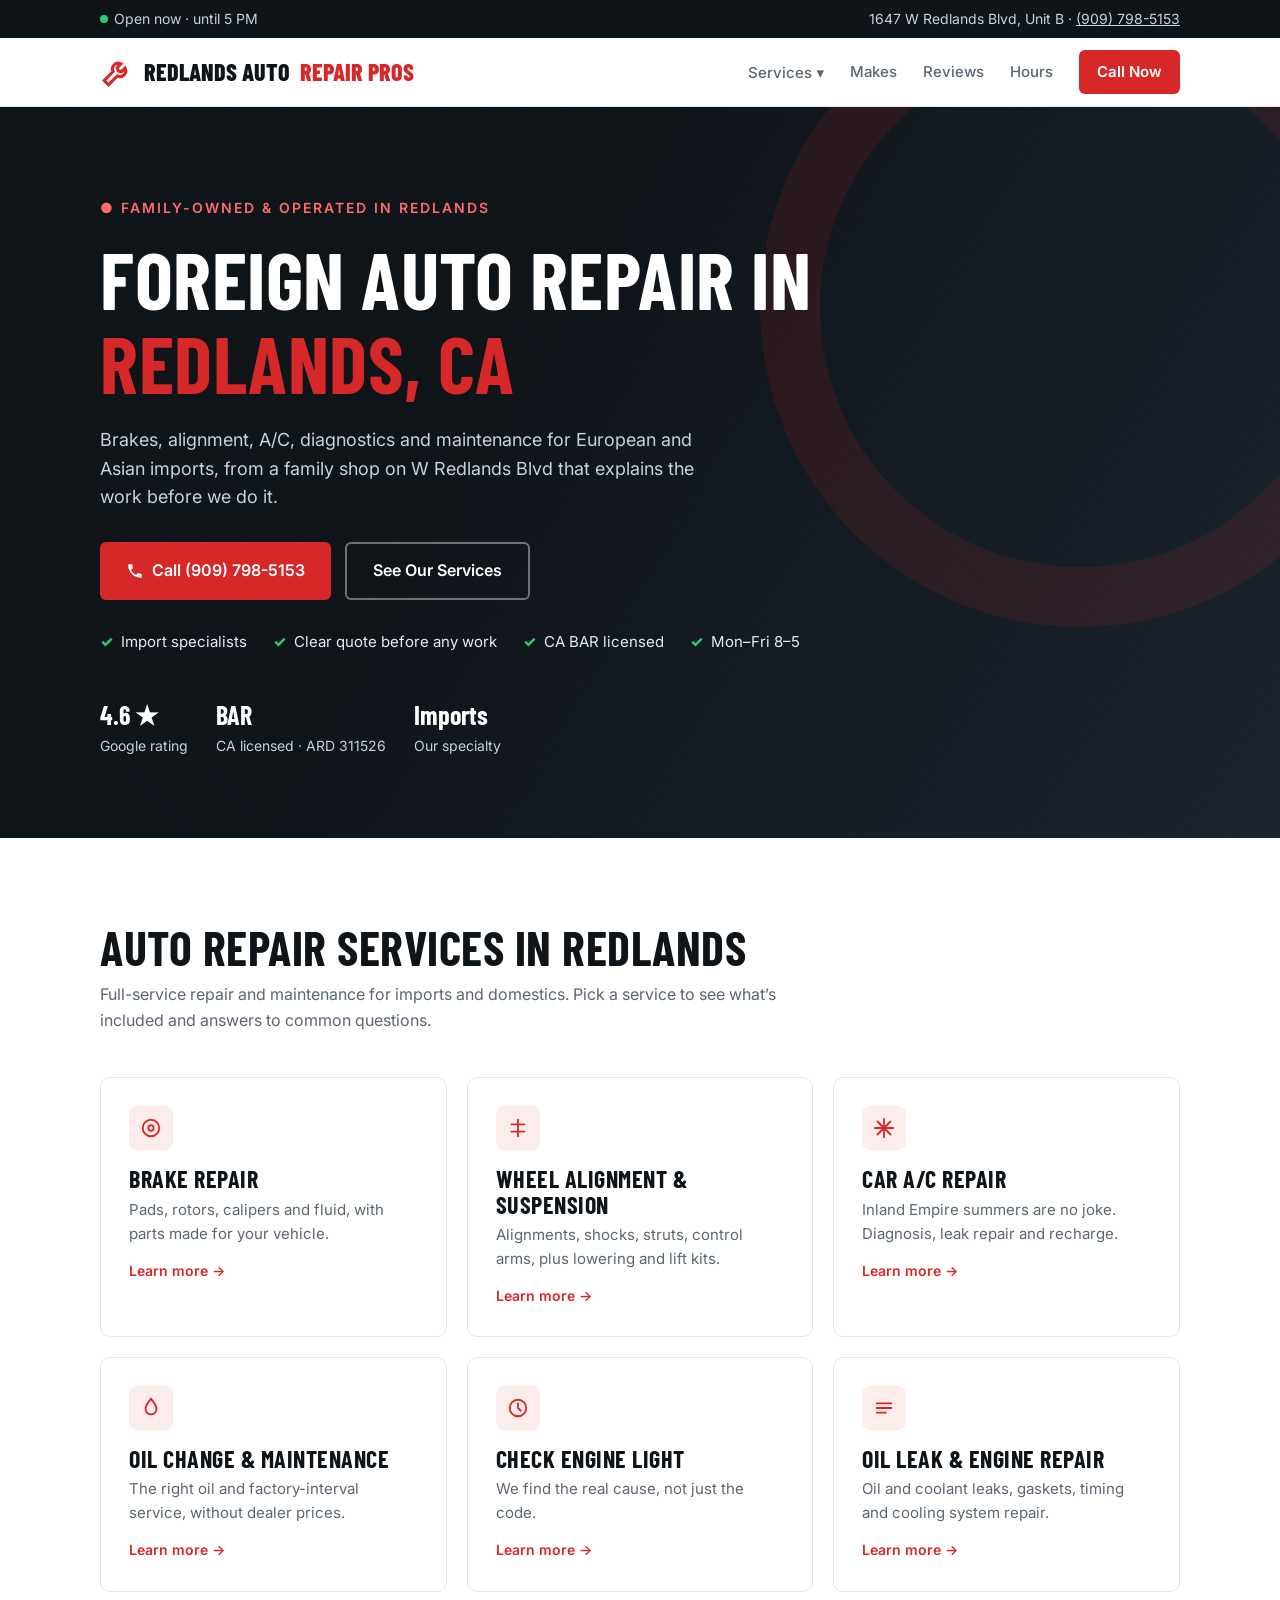
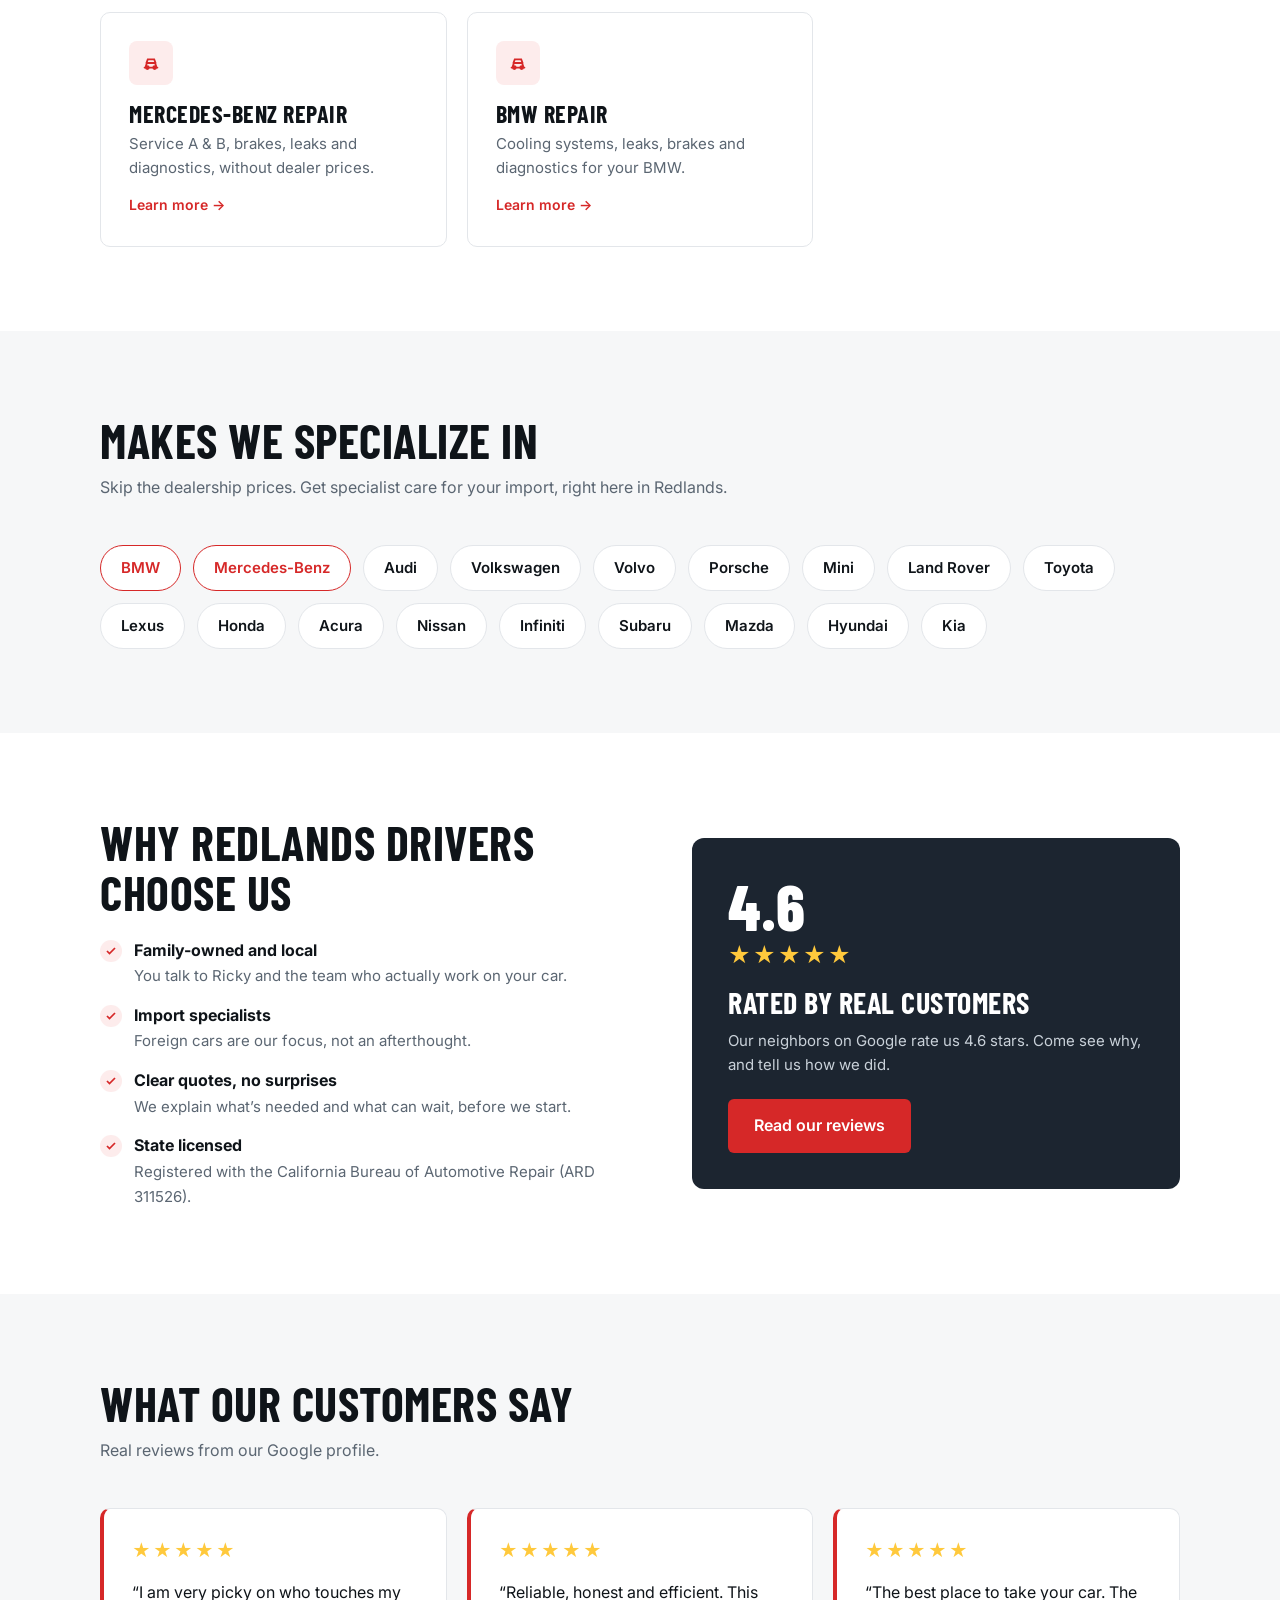
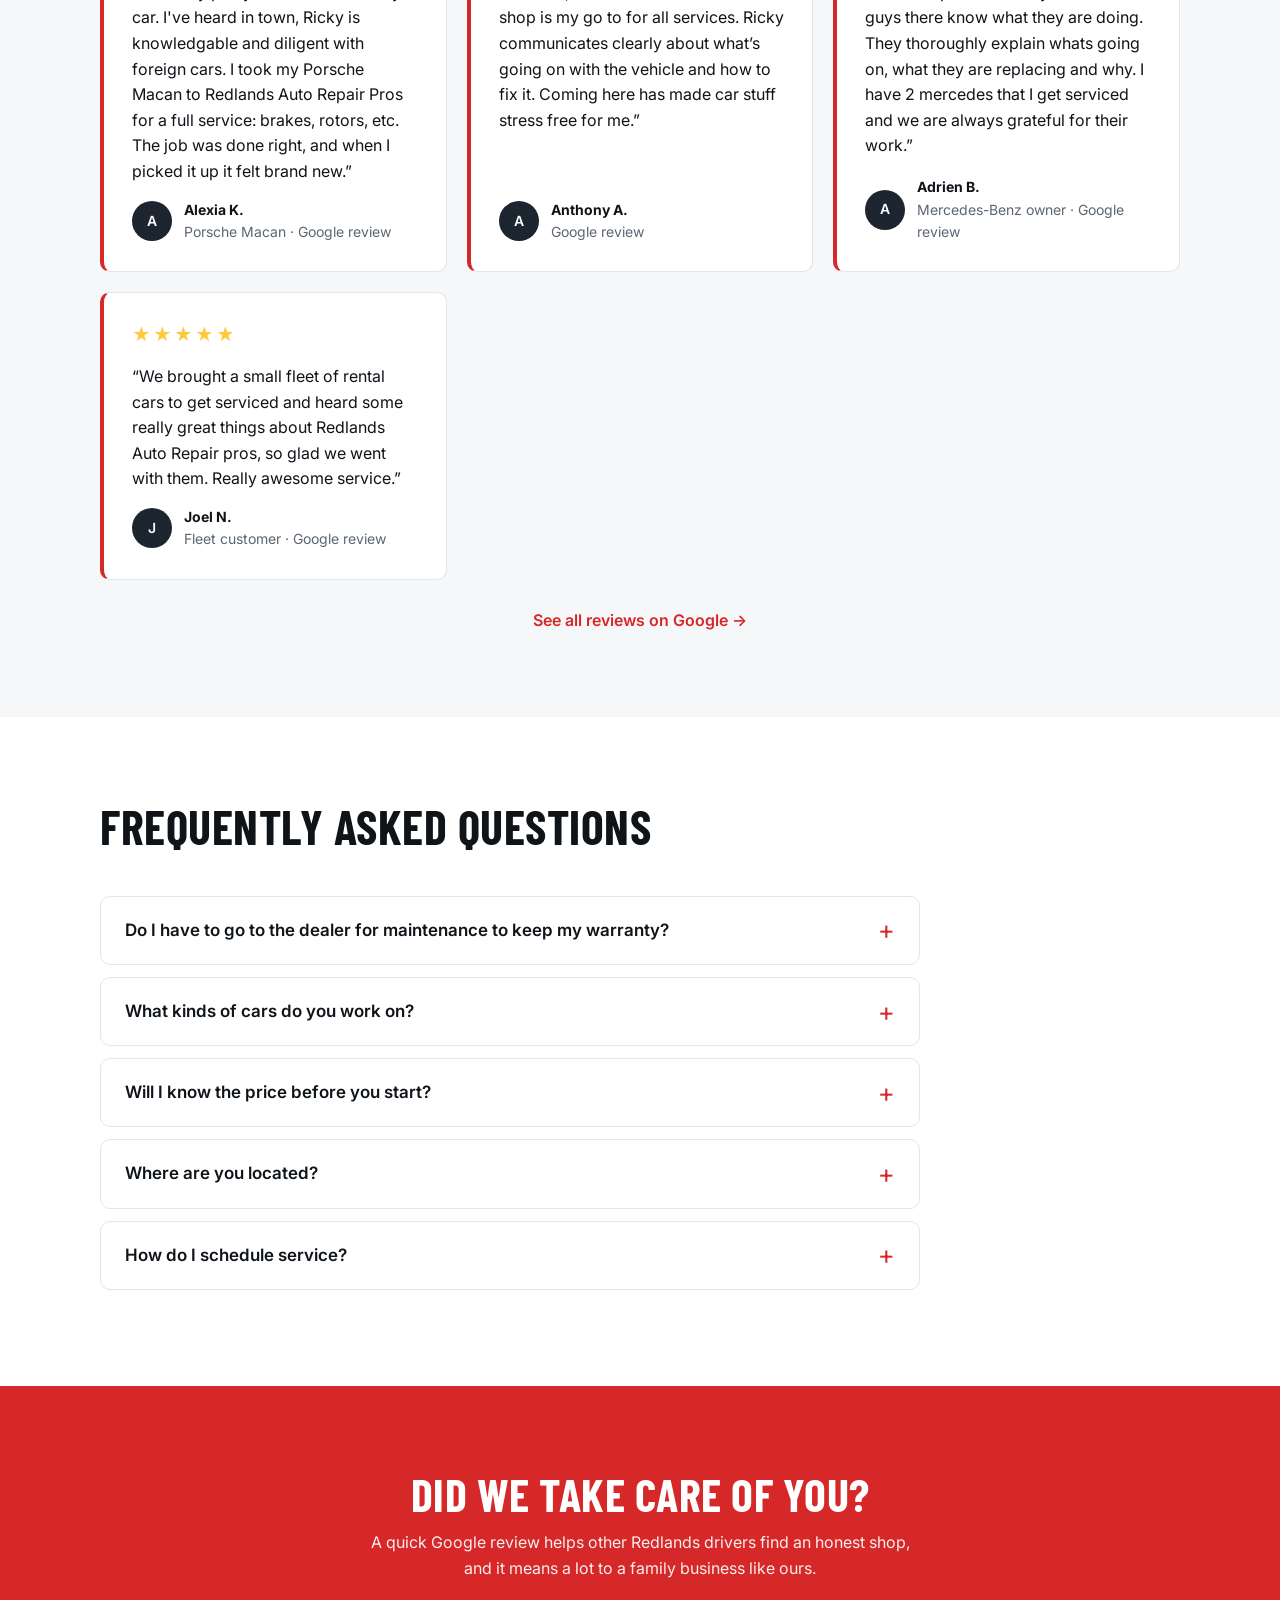
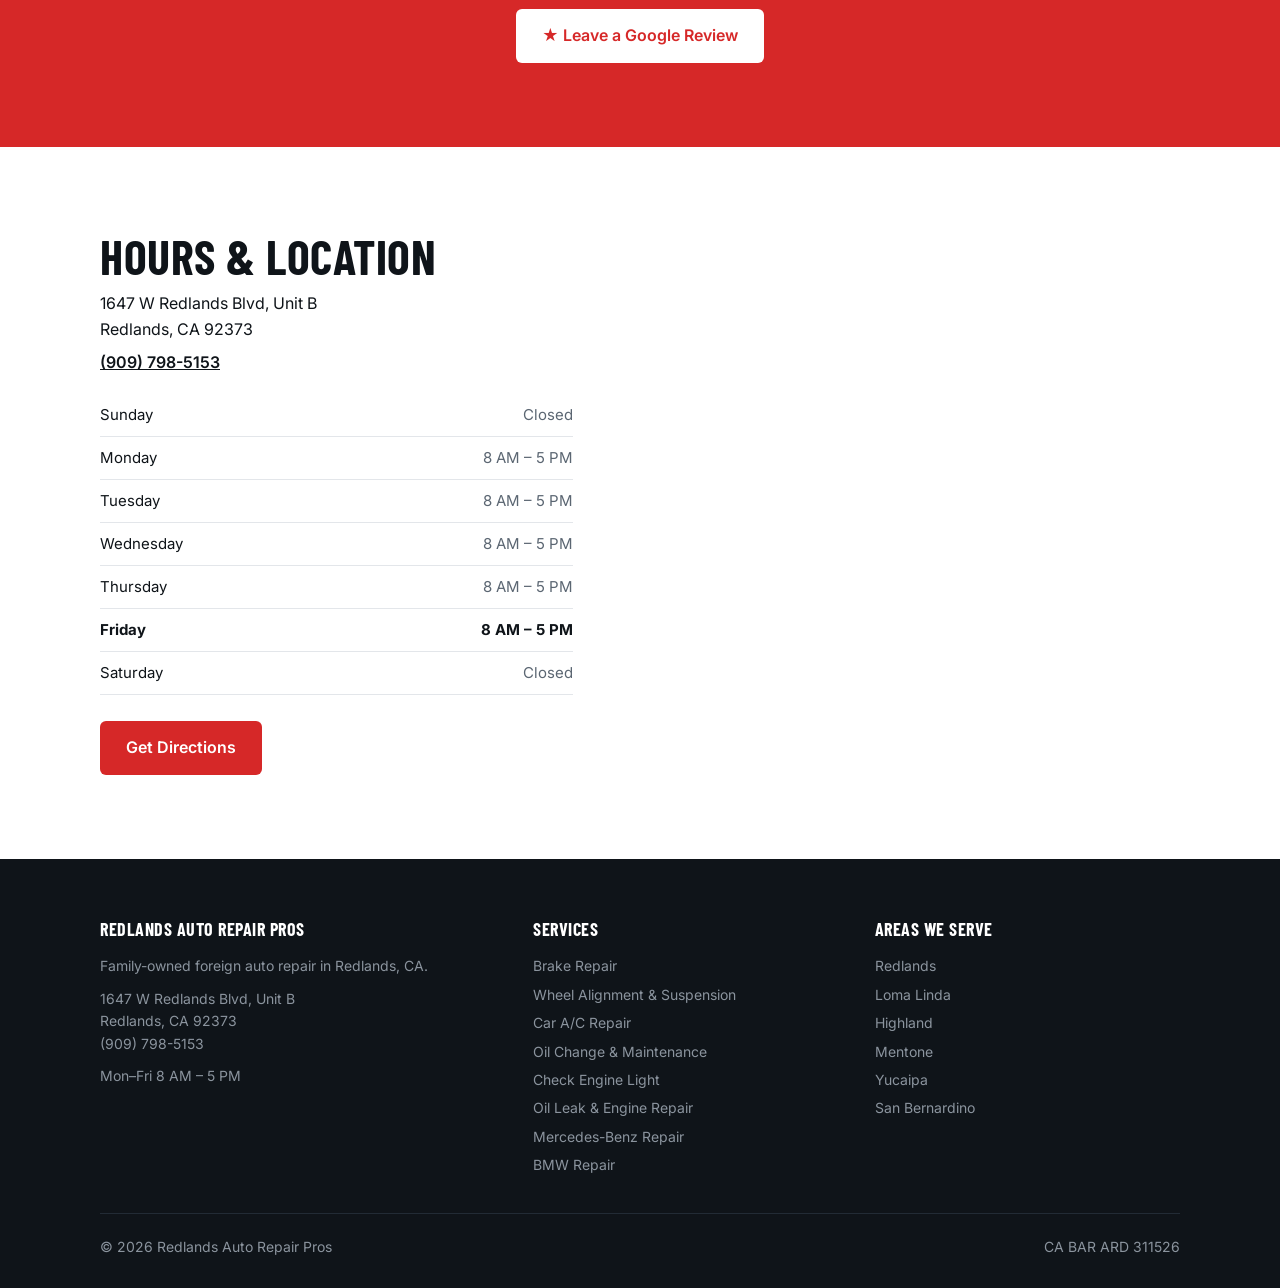
<file: index.html>
<!doctype html>
<html lang="en">
<head>
<meta charset="utf-8">
<meta name="robots" content="noindex, nofollow">
<meta name="viewport" content="width=device-width, initial-scale=1">
<title>Foreign Auto Repair in Redlands, CA | Redlands Auto Repair Pros</title>
<meta name="description" content="Family-owned foreign auto repair in Redlands, CA. Brakes, alignment, A/C, diagnostics and maintenance for European and Asian imports. 1647 W Redlands Blvd. Call (909) 798-5153.">
<link rel="canonical" href="https://www.redlandsautorepairpros.com/">
<meta property="og:title" content="Foreign Auto Repair in Redlands, CA | Redlands Auto Repair Pros">
<meta property="og:description" content="Family-owned foreign auto repair in Redlands, CA. Brakes, alignment, A/C, diagnostics and maintenance for European and Asian imports. 1647 W Redlands Blvd. Call (909) 798-5153.">
<meta property="og:type" content="website">
<link rel="preconnect" href="https://fonts.googleapis.com">
<link href="https://fonts.googleapis.com/css2?family=Barlow+Condensed:wght@600;700;800&family=Inter:wght@400;500;600&display=swap" rel="stylesheet">
<link rel="stylesheet" href="assets/styles.css">
<script type="application/ld+json">
{
 "@context": "https://schema.org",
 "@graph": [
  {
   "@type": "AutoRepair",
   "@id": "https://www.redlandsautorepairpros.com/#business",
   "name": "Redlands Auto Repair Pros",
   "url": "https://www.redlandsautorepairpros.com/",
   "telephone": "+1-909-798-5153",
   "address": {
    "@type": "PostalAddress",
    "streetAddress": "1647 W Redlands Blvd, Unit B",
    "addressLocality": "Redlands",
    "addressRegion": "CA",
    "postalCode": "92373",
    "addressCountry": "US"
   },
   "geo": {
    "@type": "GeoCoordinates",
    "latitude": 34.0622092,
    "longitude": -117.2128934
   },
   "openingHoursSpecification": [
    {
     "@type": "OpeningHoursSpecification",
     "dayOfWeek": [
      "Monday",
      "Tuesday",
      "Wednesday",
      "Thursday",
      "Friday"
     ],
     "opens": "08:00",
     "closes": "17:00"
    }
   ],
   "aggregateRating": {
    "@type": "AggregateRating",
    "ratingValue": "4.6",
    "reviewCount": "21"
   },
   "areaServed": [
    "Redlands",
    "Loma Linda",
    "Highland",
    "Mentone",
    "Yucaipa",
    "San Bernardino"
   ],
   "hasMap": "https://www.google.com/maps/place/?q=place_id:ChIJW6JMYhGr3IARP0nQTgP2sfs"
  },
  {
   "@type": "FAQPage",
   "mainEntity": [
    {
     "@type": "Question",
     "name": "Do I have to go to the dealer for maintenance to keep my warranty?",
     "acceptedAnswer": {
      "@type": "Answer",
      "text": "No. Federal law lets you use an independent shop for maintenance and repairs without voiding your warranty, as long as the work follows the manufacturer’s schedule with the correct parts and fluids. We document every service for your records."
     }
    },
    {
     "@type": "Question",
     "name": "What kinds of cars do you work on?",
     "acceptedAnswer": {
      "@type": "Answer",
      "text": "We specialize in foreign cars, both European and Asian imports, including BMW, Mercedes-Benz, Audi, VW, Porsche, Toyota, Lexus, Honda and more. We work on domestic vehicles too."
     }
    },
    {
     "@type": "Question",
     "name": "Will I know the price before you start?",
     "acceptedAnswer": {
      "@type": "Answer",
      "text": "Yes. We inspect your car, explain what we found, and give you a clear quote. Nothing gets done without your OK."
     }
    },
    {
     "@type": "Question",
     "name": "Where are you located?",
     "acceptedAnswer": {
      "@type": "Answer",
      "text": "1647 W Redlands Blvd, Unit B, in Redlands. We serve Redlands, Loma Linda, Highland, Mentone, Yucaipa and San Bernardino."
     }
    },
    {
     "@type": "Question",
     "name": "How do I schedule service?",
     "acceptedAnswer": {
      "@type": "Answer",
      "text": "Call us at (909) 798-5153, Monday through Friday from 8 AM to 5 PM."
     }
    }
   ]
  }
 ]
}
</script>
</head>
<body>

<div class="topbar"><div class="wrap">
  <span class="status" id="status"><i class="dot"></i><span>Checking hours…</span></span>
  <span>1647 W Redlands Blvd, Unit B · <a href="tel:+19097985153">(909) 798-5153</a></span>
</div></div>

<header class="nav"><div class="wrap">
  <a href="" class="logo"><svg width="34" height="34" viewBox="0 0 24 24" fill="none" stroke="#d62828" stroke-width="2.2" stroke-linecap="round"><path d="M14.7 6.3a4 4 0 0 0-5.4 5.4L3 18l3 3 6.3-6.3a4 4 0 0 0 5.4-5.4l-2.5 2.5-2.4-.6-.6-2.4z"/></svg> Redlands Auto <span>Repair Pros</span></a>
  <nav>
    <div class="dd"><button type="button" aria-haspopup="true">Services ▾</button><div class="dd-menu"><a href="services/brake-repair/">Brake Repair</a><a href="services/wheel-alignment/">Wheel Alignment & Suspension</a><a href="services/car-ac-repair/">Car A/C Repair</a><a href="services/oil-change-maintenance/">Oil Change & Maintenance</a><a href="services/check-engine-light/">Check Engine Light</a><a href="services/oil-leak-engine-repair/">Oil Leak & Engine Repair</a><a href="services/mercedes-repair/">Mercedes-Benz Repair</a><a href="services/bmw-repair/">BMW Repair</a></div></div>
    <a href="#makes">Makes</a><a href="#reviews">Reviews</a><a href="#contact">Hours</a>
    <a href="tel:+19097985153" class="btn btn-red">Call Now</a>
  </nav>
</div></header>

<section class="hero"><div class="wrap">
  <span class="eyebrow">● Family-owned &amp; operated in Redlands</span>
  <h1>Foreign Auto Repair in <em>Redlands, CA</em></h1>
  <p class="lead">Brakes, alignment, A/C, diagnostics and maintenance for European and Asian imports, from a family shop on W Redlands Blvd that explains the work before we do it.</p>
  <div class="ctas">
    <a href="tel:+19097985153" class="btn btn-red"><svg width="18" height="18" viewBox="0 0 24 24" fill="currentColor"><path d="M6.6 10.8a15.1 15.1 0 0 0 6.6 6.6l2.2-2.2a1 1 0 0 1 1-.25 11.4 11.4 0 0 0 3.6.57 1 1 0 0 1 1 1V20a1 1 0 0 1-1 1A17 17 0 0 1 3 4a1 1 0 0 1 1-1h3.5a1 1 0 0 1 1 1c0 1.25.2 2.45.57 3.57a1 1 0 0 1-.25 1z"/></svg> Call (909) 798-5153</a>
    <a href="#services" class="btn btn-ghost">See Our Services</a>
  </div>
  <ul class="checks"><li>Import specialists</li><li>Clear quote before any work</li><li>CA BAR licensed</li><li>Mon–Fri 8–5</li></ul>
  <div class="badges">
    <div><b>4.6 ★</b>Google rating</div>
    <div><b>BAR</b>CA licensed · ARD 311526</div>
    <div><b>Imports</b>Our specialty</div>
  </div>
</div></section>

<section id="services"><div class="wrap">
  <div class="sec-head"><h2>Auto repair services in Redlands</h2><p>Full-service repair and maintenance for imports and domestics. Pick a service to see what’s included and answers to common questions.</p></div>
  <div class="grid g3">
    <a class="card" href="services/brake-repair/"><div class="ic"><svg width="22" height="22" viewBox="0 0 24 24" fill="none" stroke="currentColor" stroke-width="2" stroke-linecap="round"><circle cx="12" cy="12" r="9"/><circle cx="12" cy="12" r="3"/></svg></div><h3>Brake Repair</h3><p>Pads, rotors, calipers and fluid, with parts made for your vehicle.</p><span class="go">Learn more →</span></a>
    <a class="card" href="services/wheel-alignment/"><div class="ic"><svg width="22" height="22" viewBox="0 0 24 24" fill="none" stroke="currentColor" stroke-width="2" stroke-linecap="round"><path d="M12 3v18M5 8h14M5 16h14"/></svg></div><h3>Wheel Alignment & Suspension</h3><p>Alignments, shocks, struts, control arms, plus lowering and lift kits.</p><span class="go">Learn more →</span></a>
    <a class="card" href="services/car-ac-repair/"><div class="ic"><svg width="22" height="22" viewBox="0 0 24 24" fill="none" stroke="currentColor" stroke-width="2" stroke-linecap="round"><path d="M12 2v20M4.9 4.9l14.2 14.2M2 12h20M4.9 19.1 19.1 4.9"/></svg></div><h3>Car A/C Repair</h3><p>Inland Empire summers are no joke. Diagnosis, leak repair and recharge.</p><span class="go">Learn more →</span></a>
    <a class="card" href="services/oil-change-maintenance/"><div class="ic"><svg width="22" height="22" viewBox="0 0 24 24" fill="none" stroke="currentColor" stroke-width="2" stroke-linecap="round"><path d="M12 2c3 4 6 7 6 11a6 6 0 0 1-12 0c0-4 3-7 6-11z"/></svg></div><h3>Oil Change & Maintenance</h3><p>The right oil and factory-interval service, without dealer prices.</p><span class="go">Learn more →</span></a>
    <a class="card" href="services/check-engine-light/"><div class="ic"><svg width="22" height="22" viewBox="0 0 24 24" fill="none" stroke="currentColor" stroke-width="2" stroke-linecap="round"><circle cx="12" cy="12" r="9"/><path d="M12 7v5l3 3"/></svg></div><h3>Check Engine Light</h3><p>We find the real cause, not just the code.</p><span class="go">Learn more →</span></a>
    <a class="card" href="services/oil-leak-engine-repair/"><div class="ic"><svg width="22" height="22" viewBox="0 0 24 24" fill="none" stroke="currentColor" stroke-width="2" stroke-linecap="round"><path d="M4 7h16M4 12h16M4 17h10"/></svg></div><h3>Oil Leak & Engine Repair</h3><p>Oil and coolant leaks, gaskets, timing and cooling system repair.</p><span class="go">Learn more →</span></a>
    <a class="card" href="services/mercedes-repair/"><div class="ic"><svg width="22" height="22" viewBox="0 0 24 24" fill="none" stroke="currentColor" stroke-width="2" stroke-linecap="round"><path d="M5 17h14M6 17l1.5-5h9L18 17M7 12l1.5-4h7L17 12"/><circle cx="8" cy="17" r="1.5"/><circle cx="16" cy="17" r="1.5"/></svg></div><h3>Mercedes-Benz Repair</h3><p>Service A & B, brakes, leaks and diagnostics, without dealer prices.</p><span class="go">Learn more →</span></a>
    <a class="card" href="services/bmw-repair/"><div class="ic"><svg width="22" height="22" viewBox="0 0 24 24" fill="none" stroke="currentColor" stroke-width="2" stroke-linecap="round"><path d="M5 17h14M6 17l1.5-5h9L18 17M7 12l1.5-4h7L17 12"/><circle cx="8" cy="17" r="1.5"/><circle cx="16" cy="17" r="1.5"/></svg></div><h3>BMW Repair</h3><p>Cooling systems, leaks, brakes and diagnostics for your BMW.</p><span class="go">Learn more →</span></a>
  </div>
</div></section>

<section class="alt" id="makes"><div class="wrap">
  <div class="sec-head"><h2>Makes we specialize in</h2><p>Skip the dealership prices. Get specialist care for your import, right here in Redlands.</p></div>
  <div class="make-list"><a href="services/bmw-repair/">BMW</a><a href="services/mercedes-repair/">Mercedes-Benz</a><span>Audi</span><span>Volkswagen</span><span>Volvo</span><span>Porsche</span><span>Mini</span><span>Land Rover</span><span>Toyota</span><span>Lexus</span><span>Honda</span><span>Acura</span><span>Nissan</span><span>Infiniti</span><span>Subaru</span><span>Mazda</span><span>Hyundai</span><span>Kia</span></div>
</div></section>

<section id="why"><div class="wrap split" style="align-items:center">
  <div>
    <div class="sec-head" style="margin-bottom:0"><h2>Why Redlands drivers choose us</h2></div>
    <ul class="ticks">
      <li><div><b>Family-owned and local</b><span>You talk to Ricky and the team who actually work on your car.</span></div></li>
      <li><div><b>Import specialists</b><span>Foreign cars are our focus, not an afterthought.</span></div></li>
      <li><div><b>Clear quotes, no surprises</b><span>We explain what’s needed and what can wait, before we start.</span></div></li>
      <li><div><b>State licensed</b><span>Registered with the California Bureau of Automotive Repair (ARD 311526).</span></div></li>
    </ul>
  </div>
  <div class="panel">
    <div class="big">4.6</div>
    <div class="stars">★★★★★</div>
    <h3 style="margin-top:14px">Rated by real customers</h3>
    <p>Our neighbors on Google rate us 4.6 stars. Come see why, and tell us how we did.</p>
    <a href="#reviews" class="btn btn-red" style="margin-top:22px">Read our reviews</a>
  </div>
</div></section>

<section class="alt" id="reviews"><div class="wrap">
  <div class="sec-head"><h2>What our customers say</h2><p>Real reviews from our Google profile.</p></div>
  <div class="grid g2">
    <figure class="quote">
      <div class="stars">★★★★★</div>
      <blockquote>“I am very picky on who touches my car. I&#x27;ve heard in town, Ricky is knowledgable and diligent with foreign cars. I took my Porsche Macan to Redlands Auto Repair Pros for a full service: brakes, rotors, etc. The job was done right, and when I picked it up it felt brand new.”</blockquote>
      <figcaption><span class="av">A</span><span><b>Alexia K.</b>Porsche Macan · Google review</span></figcaption>
    </figure>
    <figure class="quote">
      <div class="stars">★★★★★</div>
      <blockquote>“Reliable, honest and efficient. This shop is my go to for all services. Ricky communicates clearly about what’s going on with the vehicle and how to fix it. Coming here has made car stuff stress free for me.”</blockquote>
      <figcaption><span class="av">A</span><span><b>Anthony A.</b>Google review</span></figcaption>
    </figure>
    <figure class="quote">
      <div class="stars">★★★★★</div>
      <blockquote>“The best place to take your car. The guys there know what they are doing. They thoroughly explain whats going on, what they are replacing and why. I have 2 mercedes that I get serviced and we are always grateful for their work.”</blockquote>
      <figcaption><span class="av">A</span><span><b>Adrien B.</b>Mercedes-Benz owner · Google review</span></figcaption>
    </figure>
    <figure class="quote">
      <div class="stars">★★★★★</div>
      <blockquote>“We brought a small fleet of rental cars to get serviced and heard some really great things about Redlands Auto Repair pros, so glad we went with them. Really awesome service.”</blockquote>
      <figcaption><span class="av">J</span><span><b>Joel N.</b>Fleet customer · Google review</span></figcaption>
    </figure>
  </div>
  <p class="more"><a href="https://www.google.com/maps/place/?q=place_id:ChIJW6JMYhGr3IARP0nQTgP2sfs" target="_blank" rel="noopener">See all reviews on Google →</a></p>
</div></section>

<section id="faq"><div class="wrap">
  <div class="sec-head"><h2>Frequently asked questions</h2></div>
  <div class="faq"><details><summary>Do I have to go to the dealer for maintenance to keep my warranty?</summary><p>No. Federal law lets you use an independent shop for maintenance and repairs without voiding your warranty, as long as the work follows the manufacturer’s schedule with the correct parts and fluids. We document every service for your records.</p></details>
<details><summary>What kinds of cars do you work on?</summary><p>We specialize in foreign cars, both European and Asian imports, including BMW, Mercedes-Benz, Audi, VW, Porsche, Toyota, Lexus, Honda and more. We work on domestic vehicles too.</p></details>
<details><summary>Will I know the price before you start?</summary><p>Yes. We inspect your car, explain what we found, and give you a clear quote. Nothing gets done without your OK.</p></details>
<details><summary>Where are you located?</summary><p>1647 W Redlands Blvd, Unit B, in Redlands. We serve Redlands, Loma Linda, Highland, Mentone, Yucaipa and San Bernardino.</p></details>
<details><summary>How do I schedule service?</summary><p>Call us at (909) 798-5153, Monday through Friday from 8 AM to 5 PM.</p></details></div>
</div></section>

<section class="review"><div class="wrap">
  <h2>Did we take care of you?</h2>
  <p>A quick Google review helps other Redlands drivers find an honest shop, and it means a lot to a family business like ours.</p>
  <a href="https://search.google.com/local/writereview?placeid=ChIJW6JMYhGr3IARP0nQTgP2sfs" target="_blank" rel="noopener" class="btn">★ Leave a Google Review</a>
</div></section>

<section id="contact"><div class="wrap contact">
  <div class="info">
    <div class="sec-head" style="margin-bottom:10px"><h2>Hours &amp; location</h2></div>
    <p>1647 W Redlands Blvd, Unit B<br>Redlands, CA 92373</p>
    <p><a href="tel:+19097985153">(909) 798-5153</a></p>
    <table class="hours" id="hours"></table>
    <a href="https://www.google.com/maps/dir/?api=1&destination=1647+W+Redlands+Blvd+Unit+B+Redlands+CA+92373" target="_blank" rel="noopener" class="btn btn-red">Get Directions</a>
  </div>
  <iframe class="map" loading="lazy" title="Map to Redlands Auto Repair Pros" src="https://maps.google.com/maps?q=1647+W+Redlands+Blvd+Unit+B,+Redlands,+CA+92373&z=15&output=embed"></iframe>
</div></section>

<footer><div class="wrap">
  <div class="fcols">
    <div>
      <h4>Redlands Auto Repair Pros</h4>
      <p>Family-owned foreign auto repair in Redlands, CA.</p>
      <p style="margin-top:10px">1647 W Redlands Blvd, Unit B<br>Redlands, CA 92373<br><a href="tel:+19097985153">(909) 798-5153</a></p>
      <p style="margin-top:10px">Mon–Fri 8 AM – 5 PM</p>
    </div>
    <div><h4>Services</h4><ul><li><a href="services/brake-repair/">Brake Repair</a></li><li><a href="services/wheel-alignment/">Wheel Alignment & Suspension</a></li><li><a href="services/car-ac-repair/">Car A/C Repair</a></li><li><a href="services/oil-change-maintenance/">Oil Change & Maintenance</a></li><li><a href="services/check-engine-light/">Check Engine Light</a></li><li><a href="services/oil-leak-engine-repair/">Oil Leak & Engine Repair</a></li><li><a href="services/mercedes-repair/">Mercedes-Benz Repair</a></li><li><a href="services/bmw-repair/">BMW Repair</a></li></ul></div>
    <div><h4>Areas we serve</h4><ul><li>Redlands</li><li>Loma Linda</li><li>Highland</li><li>Mentone</li><li>Yucaipa</li><li>San Bernardino</li></ul></div>
  </div>
  <div class="fbot"><span>© <span class="yr"></span> Redlands Auto Repair Pros</span><span>CA BAR ARD 311526</span></div>
</div></footer>

<div class="callbar"><a href="tel:+19097985153">Call (909) 798-5153</a><a href="#contact">Directions</a></div>
<script src="assets/site.js"></script>
</body>
</html>
</file>
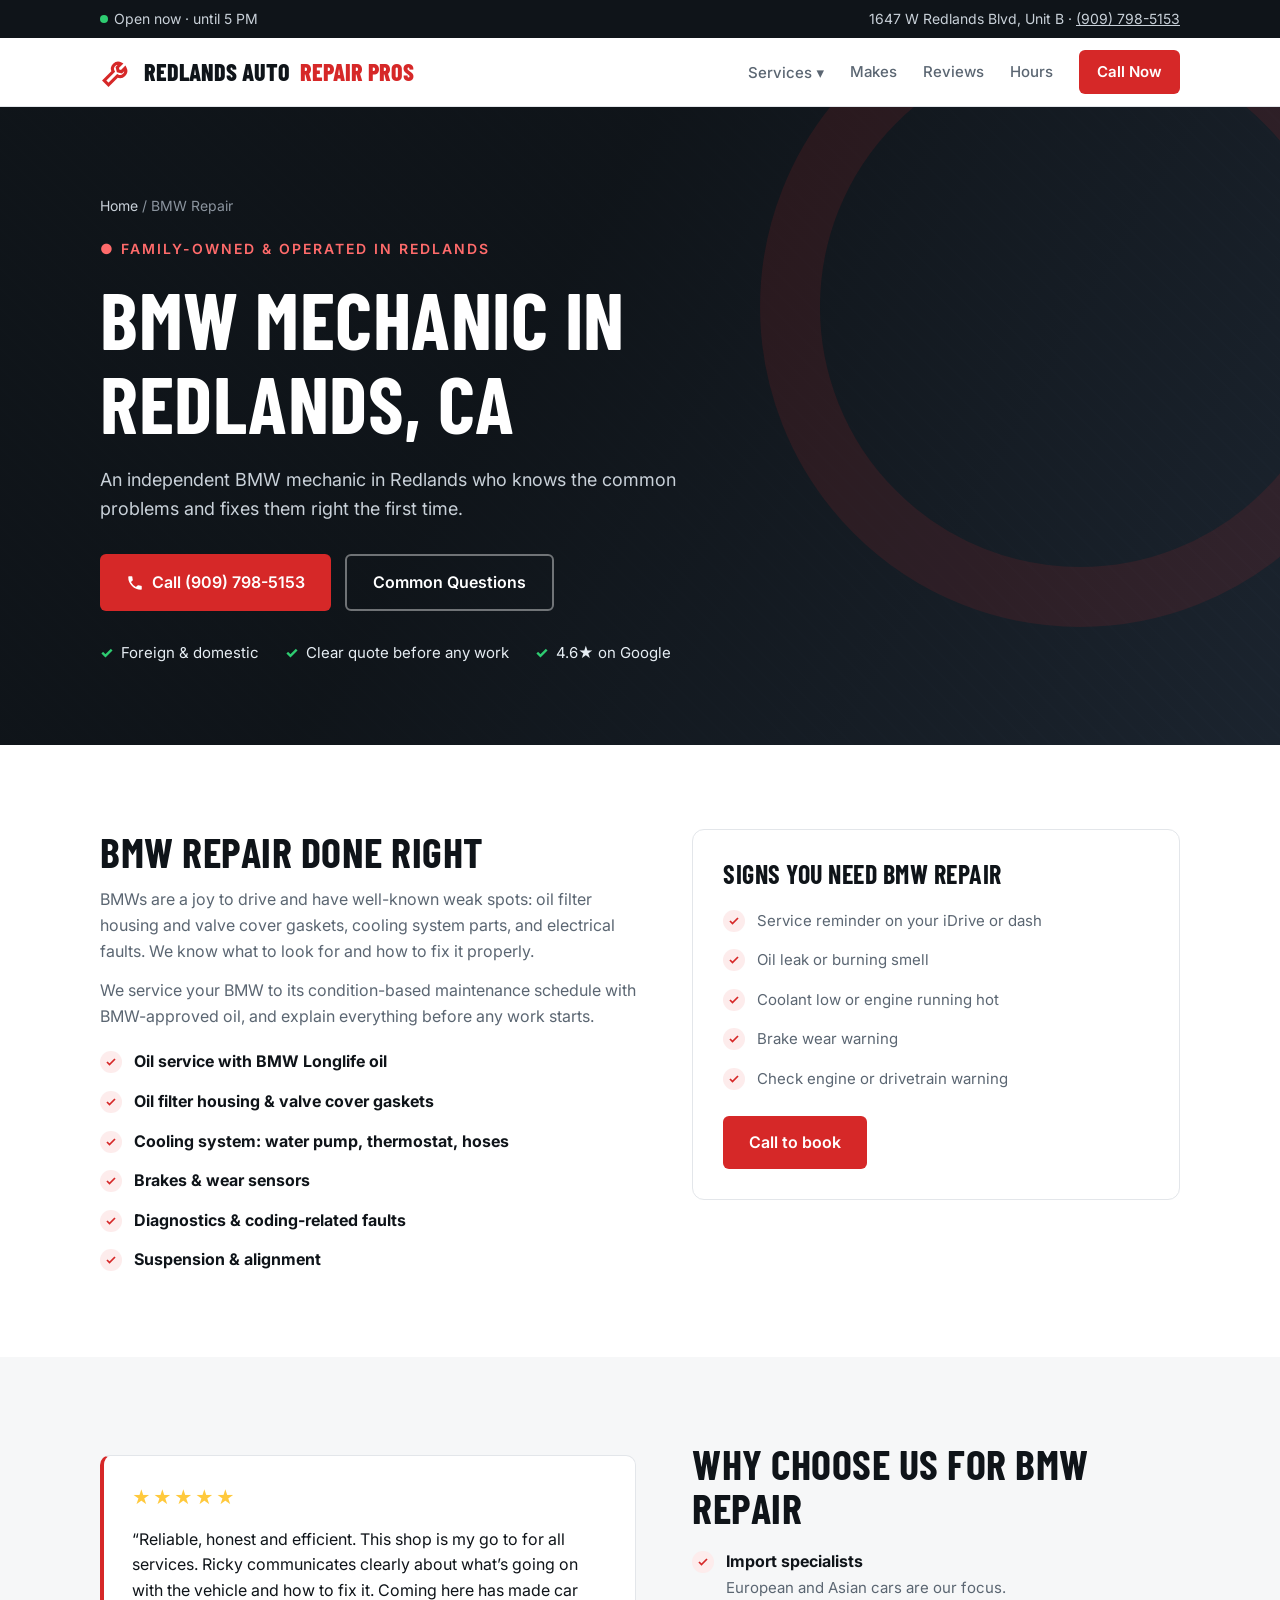
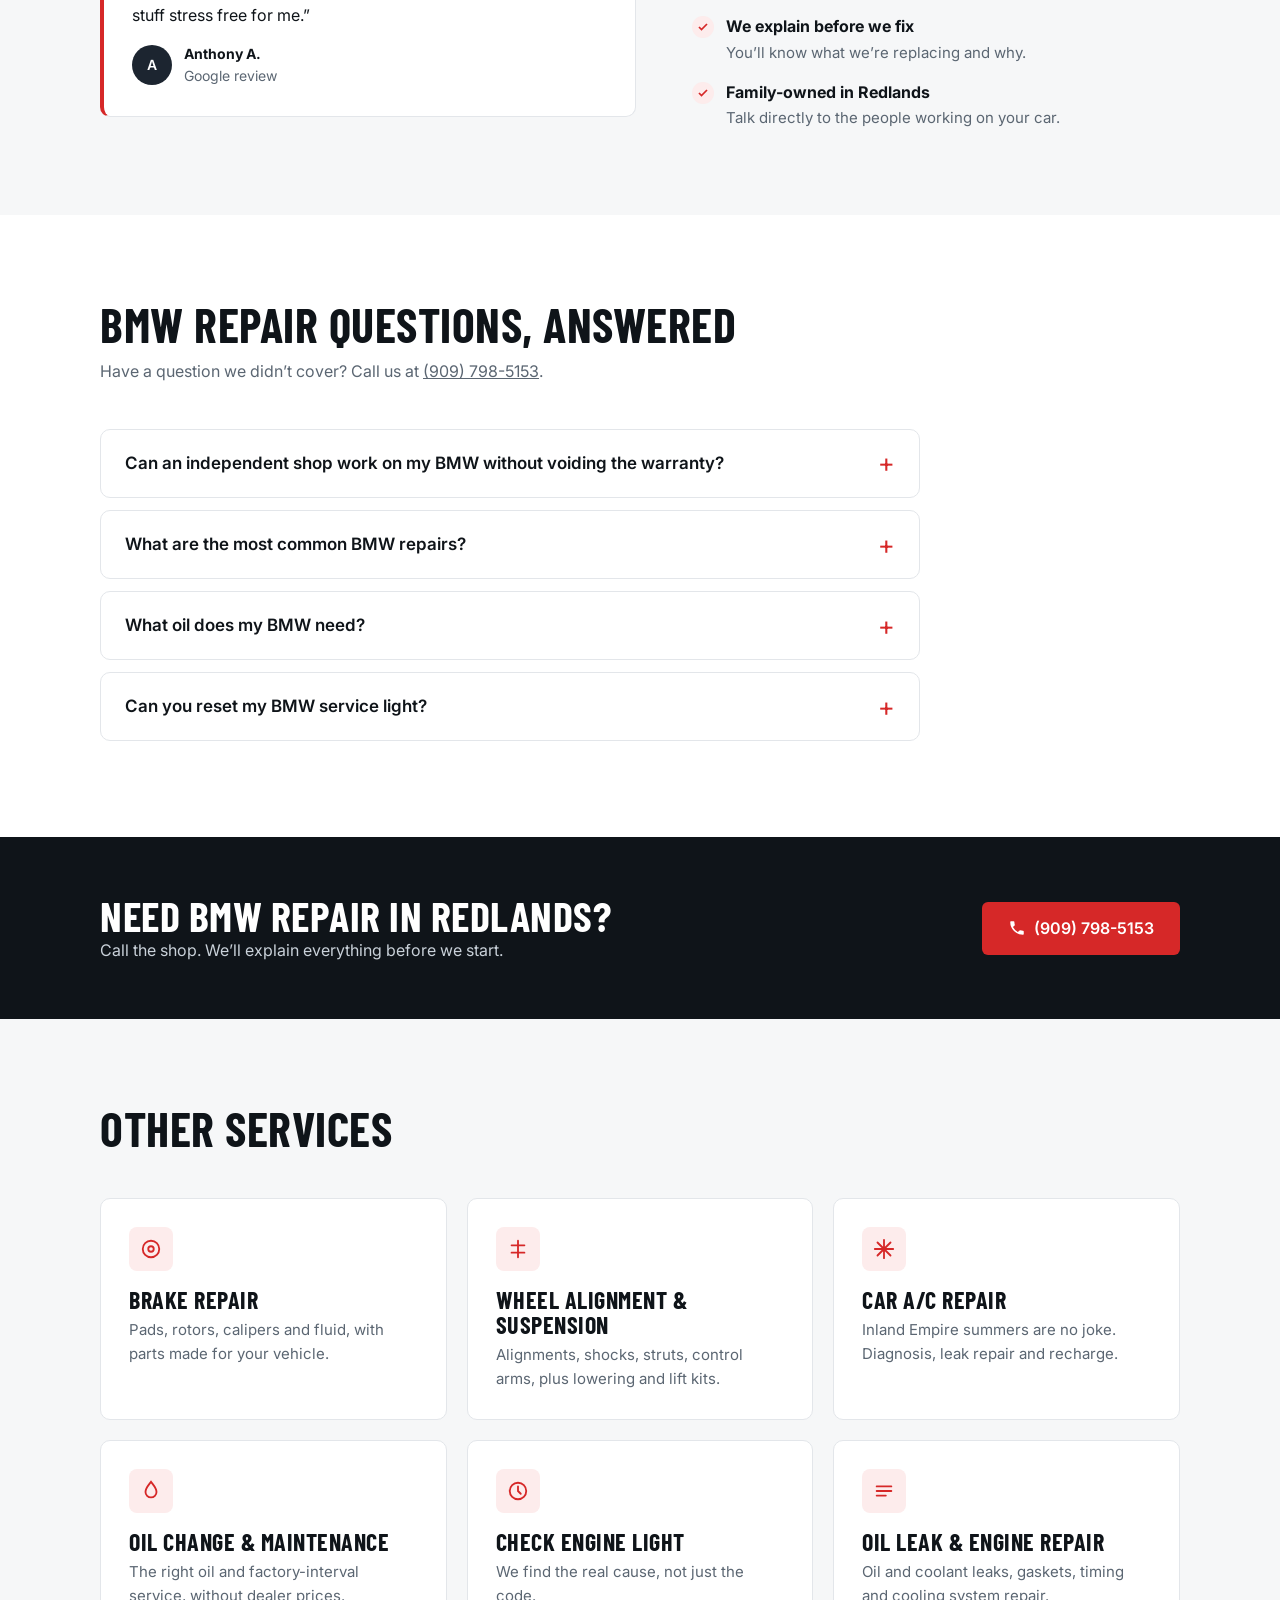
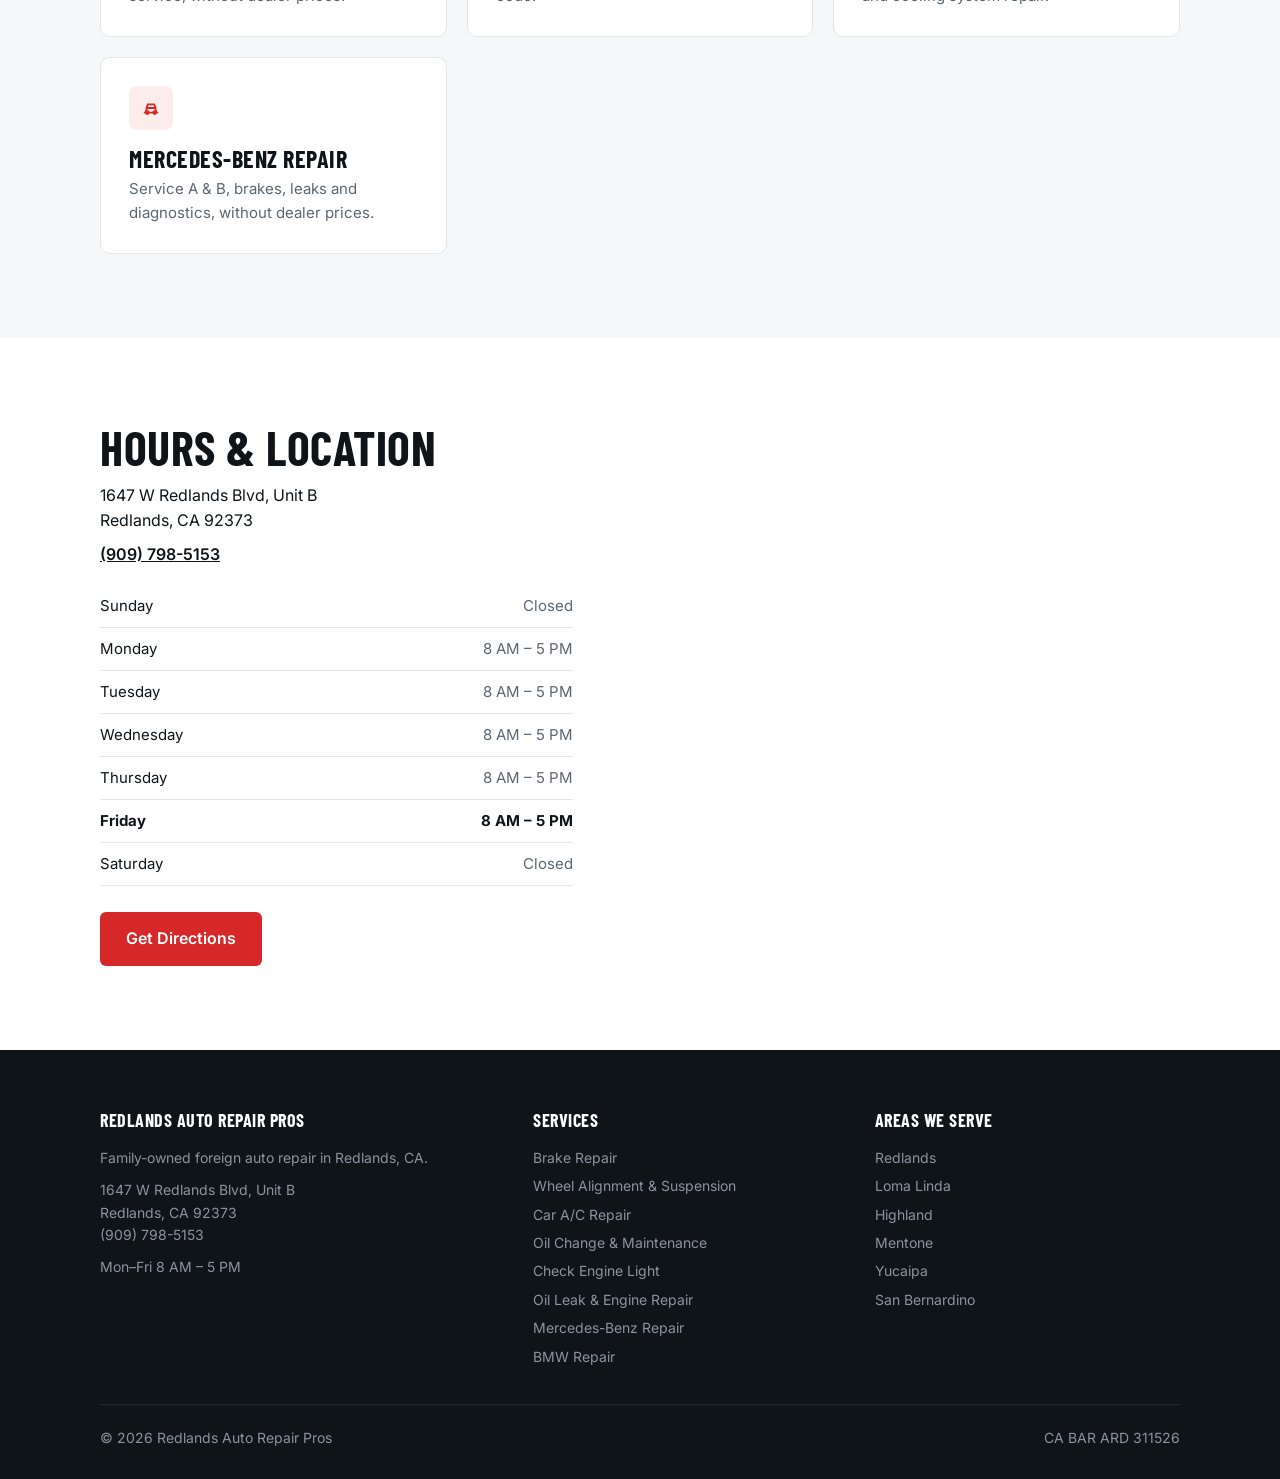
<file: services/bmw-repair/index.html>
<!doctype html>
<html lang="en">
<head>
<meta charset="utf-8">
<meta name="robots" content="noindex, nofollow">
<meta name="viewport" content="width=device-width, initial-scale=1">
<title>BMW Mechanic in Redlands, CA | BMW Repair &amp; Service</title>
<meta name="description" content="Independent BMW mechanic in Redlands, CA. Oil service, leaks, cooling system, brakes and diagnostics for BMW sedans and SUVs. Call (909) 798-5153.">
<link rel="canonical" href="https://www.redlandsautorepairpros.com/services/bmw-repair/">
<meta property="og:title" content="BMW Mechanic in Redlands, CA | BMW Repair &amp; Service">
<meta property="og:description" content="Independent BMW mechanic in Redlands, CA. Oil service, leaks, cooling system, brakes and diagnostics for BMW sedans and SUVs. Call (909) 798-5153.">
<meta property="og:type" content="website">
<link rel="preconnect" href="https://fonts.googleapis.com">
<link href="https://fonts.googleapis.com/css2?family=Barlow+Condensed:wght@600;700;800&family=Inter:wght@400;500;600&display=swap" rel="stylesheet">
<link rel="stylesheet" href="../../assets/styles.css">
<script type="application/ld+json">
{
 "@context": "https://schema.org",
 "@graph": [
  {
   "@type": "AutoRepair",
   "@id": "https://www.redlandsautorepairpros.com/#business",
   "name": "Redlands Auto Repair Pros",
   "url": "https://www.redlandsautorepairpros.com/",
   "telephone": "+1-909-798-5153",
   "address": {
    "@type": "PostalAddress",
    "streetAddress": "1647 W Redlands Blvd, Unit B",
    "addressLocality": "Redlands",
    "addressRegion": "CA",
    "postalCode": "92373",
    "addressCountry": "US"
   },
   "geo": {
    "@type": "GeoCoordinates",
    "latitude": 34.0622092,
    "longitude": -117.2128934
   },
   "openingHoursSpecification": [
    {
     "@type": "OpeningHoursSpecification",
     "dayOfWeek": [
      "Monday",
      "Tuesday",
      "Wednesday",
      "Thursday",
      "Friday"
     ],
     "opens": "08:00",
     "closes": "17:00"
    }
   ],
   "aggregateRating": {
    "@type": "AggregateRating",
    "ratingValue": "4.6",
    "reviewCount": "21"
   },
   "areaServed": [
    "Redlands",
    "Loma Linda",
    "Highland",
    "Mentone",
    "Yucaipa",
    "San Bernardino"
   ],
   "hasMap": "https://www.google.com/maps/place/?q=place_id:ChIJW6JMYhGr3IARP0nQTgP2sfs"
  },
  {
   "@type": "Service",
   "name": "BMW Repair",
   "serviceType": "BMW Repair",
   "provider": {
    "@id": "https://www.redlandsautorepairpros.com/#business"
   },
   "areaServed": {
    "@type": "City",
    "name": "Redlands, CA"
   },
   "url": "https://www.redlandsautorepairpros.com/services/bmw-repair/",
   "description": "Independent BMW mechanic in Redlands, CA. Oil service, leaks, cooling system, brakes and diagnostics for BMW sedans and SUVs. Call (909) 798-5153."
  },
  {
   "@type": "FAQPage",
   "mainEntity": [
    {
     "@type": "Question",
     "name": "Can an independent shop work on my BMW without voiding the warranty?",
     "acceptedAnswer": {
      "@type": "Answer",
      "text": "Yes. Federal law protects your right to use an independent shop for maintenance and repairs, as long as the correct procedures, parts and fluids are used."
     }
    },
    {
     "@type": "Question",
     "name": "What are the most common BMW repairs?",
     "acceptedAnswer": {
      "@type": "Answer",
      "text": "Oil filter housing and valve cover gasket leaks, cooling system parts like water pumps and thermostats, and brake pads with wear sensors are among the most common."
     }
    },
    {
     "@type": "Question",
     "name": "What oil does my BMW need?",
     "acceptedAnswer": {
      "@type": "Answer",
      "text": "Most modern BMWs need oil that carries a BMW Longlife approval. We use the correct spec for your engine."
     }
    },
    {
     "@type": "Question",
     "name": "Can you reset my BMW service light?",
     "acceptedAnswer": {
      "@type": "Answer",
      "text": "Yes. We reset service reminders after maintenance so your car tracks its next service correctly."
     }
    }
   ]
  },
  {
   "@type": "BreadcrumbList",
   "itemListElement": [
    {
     "@type": "ListItem",
     "position": 1,
     "name": "Home",
     "item": "https://www.redlandsautorepairpros.com/"
    },
    {
     "@type": "ListItem",
     "position": 2,
     "name": "BMW Repair",
     "item": "https://www.redlandsautorepairpros.com/services/bmw-repair/"
    }
   ]
  }
 ]
}
</script>
</head>
<body>

<div class="topbar"><div class="wrap">
  <span class="status" id="status"><i class="dot"></i><span>Checking hours…</span></span>
  <span>1647 W Redlands Blvd, Unit B · <a href="tel:+19097985153">(909) 798-5153</a></span>
</div></div>

<header class="nav"><div class="wrap">
  <a href="../../" class="logo"><svg width="34" height="34" viewBox="0 0 24 24" fill="none" stroke="#d62828" stroke-width="2.2" stroke-linecap="round"><path d="M14.7 6.3a4 4 0 0 0-5.4 5.4L3 18l3 3 6.3-6.3a4 4 0 0 0 5.4-5.4l-2.5 2.5-2.4-.6-.6-2.4z"/></svg> Redlands Auto <span>Repair Pros</span></a>
  <nav>
    <div class="dd"><button type="button" aria-haspopup="true">Services ▾</button><div class="dd-menu"><a href="../../services/brake-repair/">Brake Repair</a><a href="../../services/wheel-alignment/">Wheel Alignment & Suspension</a><a href="../../services/car-ac-repair/">Car A/C Repair</a><a href="../../services/oil-change-maintenance/">Oil Change & Maintenance</a><a href="../../services/check-engine-light/">Check Engine Light</a><a href="../../services/oil-leak-engine-repair/">Oil Leak & Engine Repair</a><a href="../../services/mercedes-repair/">Mercedes-Benz Repair</a><a href="../../services/bmw-repair/">BMW Repair</a></div></div>
    <a href="../../#makes">Makes</a><a href="../../#reviews">Reviews</a><a href="../../#contact">Hours</a>
    <a href="tel:+19097985153" class="btn btn-red">Call Now</a>
  </nav>
</div></header>

<section class="hero"><div class="wrap">
  <div class="crumbs"><a href="../../">Home</a> / BMW Repair</div>
  <span class="eyebrow">● Family-owned &amp; operated in Redlands</span>
  <h1>BMW Mechanic in Redlands, CA</h1>
  <p class="lead">An independent BMW mechanic in Redlands who knows the common problems and fixes them right the first time.</p>
  <div class="ctas">
    <a href="tel:+19097985153" class="btn btn-red"><svg width="18" height="18" viewBox="0 0 24 24" fill="currentColor"><path d="M6.6 10.8a15.1 15.1 0 0 0 6.6 6.6l2.2-2.2a1 1 0 0 1 1-.25 11.4 11.4 0 0 0 3.6.57 1 1 0 0 1 1 1V20a1 1 0 0 1-1 1A17 17 0 0 1 3 4a1 1 0 0 1 1-1h3.5a1 1 0 0 1 1 1c0 1.25.2 2.45.57 3.57a1 1 0 0 1-.25 1z"/></svg> Call (909) 798-5153</a>
    <a href="#faq" class="btn btn-ghost">Common Questions</a>
  </div>
  <ul class="checks"><li>Foreign &amp; domestic</li><li>Clear quote before any work</li><li>4.6★ on Google</li></ul>
</div></section>

<section><div class="wrap split">
  <div class="prose">
    <h2>BMW Repair done right</h2>
    <p>BMWs are a joy to drive and have well-known weak spots: oil filter housing and valve cover gaskets, cooling system parts, and electrical faults. We know what to look for and how to fix it properly.</p><p>We service your BMW to its condition-based maintenance schedule with BMW-approved oil, and explain everything before any work starts.</p>
    <ul class="ticks"><li><div><b>Oil service with BMW Longlife oil</b></div></li><li><div><b>Oil filter housing &amp; valve cover gaskets</b></div></li><li><div><b>Cooling system: water pump, thermostat, hoses</b></div></li><li><div><b>Brakes &amp; wear sensors</b></div></li><li><div><b>Diagnostics &amp; coding-related faults</b></div></li><li><div><b>Suspension &amp; alignment</b></div></li></ul>
  </div>
  <div class="warn">
    <h3>Signs you need bmw repair</h3>
    <ul class="ticks"><li><div><span>Service reminder on your iDrive or dash</span></div></li><li><div><span>Oil leak or burning smell</span></div></li><li><div><span>Coolant low or engine running hot</span></div></li><li><div><span>Brake wear warning</span></div></li><li><div><span>Check engine or drivetrain warning</span></div></li></ul>
    <a href="tel:+19097985153" class="btn btn-red" style="margin-top:24px">Call to book</a>
  </div>
</div></section>

<section class="alt"><div class="wrap split" style="align-items:center">
  <figure class="quote">
      <div class="stars">★★★★★</div>
      <blockquote>“Reliable, honest and efficient. This shop is my go to for all services. Ricky communicates clearly about what’s going on with the vehicle and how to fix it. Coming here has made car stuff stress free for me.”</blockquote>
      <figcaption><span class="av">A</span><span><b>Anthony A.</b>Google review</span></figcaption>
    </figure>
  <div class="prose">
    <h2>Why choose us for bmw repair</h2>
    <ul class="ticks">
      <li><div><b>Import specialists</b><span>European and Asian cars are our focus.</span></div></li>
      <li><div><b>We explain before we fix</b><span>You’ll know what we’re replacing and why.</span></div></li>
      <li><div><b>Family-owned in Redlands</b><span>Talk directly to the people working on your car.</span></div></li>
    </ul>
  </div>
</div></section>

<section id="faq"><div class="wrap">
  <div class="sec-head"><h2>BMW Repair questions, answered</h2><p>Have a question we didn’t cover? Call us at <a href="tel:+19097985153">(909) 798-5153</a>.</p></div>
  <div class="faq"><details><summary>Can an independent shop work on my BMW without voiding the warranty?</summary><p>Yes. Federal law protects your right to use an independent shop for maintenance and repairs, as long as the correct procedures, parts and fluids are used.</p></details>
<details><summary>What are the most common BMW repairs?</summary><p>Oil filter housing and valve cover gasket leaks, cooling system parts like water pumps and thermostats, and brake pads with wear sensors are among the most common.</p></details>
<details><summary>What oil does my BMW need?</summary><p>Most modern BMWs need oil that carries a BMW Longlife approval. We use the correct spec for your engine.</p></details>
<details><summary>Can you reset my BMW service light?</summary><p>Yes. We reset service reminders after maintenance so your car tracks its next service correctly.</p></details></div>
</div></section>

<section class="cta" style="padding:56px 0"><div class="wrap">
  <div><h2>Need bmw repair in Redlands?</h2><p>Call the shop. We’ll explain everything before we start.</p></div>
  <a href="tel:+19097985153" class="btn btn-red"><svg width="18" height="18" viewBox="0 0 24 24" fill="currentColor"><path d="M6.6 10.8a15.1 15.1 0 0 0 6.6 6.6l2.2-2.2a1 1 0 0 1 1-.25 11.4 11.4 0 0 0 3.6.57 1 1 0 0 1 1 1V20a1 1 0 0 1-1 1A17 17 0 0 1 3 4a1 1 0 0 1 1-1h3.5a1 1 0 0 1 1 1c0 1.25.2 2.45.57 3.57a1 1 0 0 1-.25 1z"/></svg> (909) 798-5153</a>
</div></section>

<section class="alt"><div class="wrap">
  <div class="sec-head"><h2>Other services</h2></div>
  <div class="grid g3">
    <a class="card" href="../../services/brake-repair/"><div class="ic"><svg width="22" height="22" viewBox="0 0 24 24" fill="none" stroke="currentColor" stroke-width="2" stroke-linecap="round"><circle cx="12" cy="12" r="9"/><circle cx="12" cy="12" r="3"/></svg></div><h3>Brake Repair</h3><p>Pads, rotors, calipers and fluid, with parts made for your vehicle.</p></a>
    <a class="card" href="../../services/wheel-alignment/"><div class="ic"><svg width="22" height="22" viewBox="0 0 24 24" fill="none" stroke="currentColor" stroke-width="2" stroke-linecap="round"><path d="M12 3v18M5 8h14M5 16h14"/></svg></div><h3>Wheel Alignment & Suspension</h3><p>Alignments, shocks, struts, control arms, plus lowering and lift kits.</p></a>
    <a class="card" href="../../services/car-ac-repair/"><div class="ic"><svg width="22" height="22" viewBox="0 0 24 24" fill="none" stroke="currentColor" stroke-width="2" stroke-linecap="round"><path d="M12 2v20M4.9 4.9l14.2 14.2M2 12h20M4.9 19.1 19.1 4.9"/></svg></div><h3>Car A/C Repair</h3><p>Inland Empire summers are no joke. Diagnosis, leak repair and recharge.</p></a>
    <a class="card" href="../../services/oil-change-maintenance/"><div class="ic"><svg width="22" height="22" viewBox="0 0 24 24" fill="none" stroke="currentColor" stroke-width="2" stroke-linecap="round"><path d="M12 2c3 4 6 7 6 11a6 6 0 0 1-12 0c0-4 3-7 6-11z"/></svg></div><h3>Oil Change & Maintenance</h3><p>The right oil and factory-interval service, without dealer prices.</p></a>
    <a class="card" href="../../services/check-engine-light/"><div class="ic"><svg width="22" height="22" viewBox="0 0 24 24" fill="none" stroke="currentColor" stroke-width="2" stroke-linecap="round"><circle cx="12" cy="12" r="9"/><path d="M12 7v5l3 3"/></svg></div><h3>Check Engine Light</h3><p>We find the real cause, not just the code.</p></a>
    <a class="card" href="../../services/oil-leak-engine-repair/"><div class="ic"><svg width="22" height="22" viewBox="0 0 24 24" fill="none" stroke="currentColor" stroke-width="2" stroke-linecap="round"><path d="M4 7h16M4 12h16M4 17h10"/></svg></div><h3>Oil Leak & Engine Repair</h3><p>Oil and coolant leaks, gaskets, timing and cooling system repair.</p></a>
    <a class="card" href="../../services/mercedes-repair/"><div class="ic"><svg width="22" height="22" viewBox="0 0 24 24" fill="none" stroke="currentColor" stroke-width="2" stroke-linecap="round"><path d="M5 17h14M6 17l1.5-5h9L18 17M7 12l1.5-4h7L17 12"/><circle cx="8" cy="17" r="1.5"/><circle cx="16" cy="17" r="1.5"/></svg></div><h3>Mercedes-Benz Repair</h3><p>Service A & B, brakes, leaks and diagnostics, without dealer prices.</p></a>
  </div>
</div></section>

<section id="contact"><div class="wrap contact">
  <div class="info">
    <div class="sec-head" style="margin-bottom:10px"><h2>Hours &amp; location</h2></div>
    <p>1647 W Redlands Blvd, Unit B<br>Redlands, CA 92373</p>
    <p><a href="tel:+19097985153">(909) 798-5153</a></p>
    <table class="hours" id="hours"></table>
    <a href="https://www.google.com/maps/dir/?api=1&destination=1647+W+Redlands+Blvd+Unit+B+Redlands+CA+92373" target="_blank" rel="noopener" class="btn btn-red">Get Directions</a>
  </div>
  <iframe class="map" loading="lazy" title="Map to Redlands Auto Repair Pros" src="https://maps.google.com/maps?q=1647+W+Redlands+Blvd+Unit+B,+Redlands,+CA+92373&z=15&output=embed"></iframe>
</div></section>

<footer><div class="wrap">
  <div class="fcols">
    <div>
      <h4>Redlands Auto Repair Pros</h4>
      <p>Family-owned foreign auto repair in Redlands, CA.</p>
      <p style="margin-top:10px">1647 W Redlands Blvd, Unit B<br>Redlands, CA 92373<br><a href="tel:+19097985153">(909) 798-5153</a></p>
      <p style="margin-top:10px">Mon–Fri 8 AM – 5 PM</p>
    </div>
    <div><h4>Services</h4><ul><li><a href="../../services/brake-repair/">Brake Repair</a></li><li><a href="../../services/wheel-alignment/">Wheel Alignment & Suspension</a></li><li><a href="../../services/car-ac-repair/">Car A/C Repair</a></li><li><a href="../../services/oil-change-maintenance/">Oil Change & Maintenance</a></li><li><a href="../../services/check-engine-light/">Check Engine Light</a></li><li><a href="../../services/oil-leak-engine-repair/">Oil Leak & Engine Repair</a></li><li><a href="../../services/mercedes-repair/">Mercedes-Benz Repair</a></li><li><a href="../../services/bmw-repair/">BMW Repair</a></li></ul></div>
    <div><h4>Areas we serve</h4><ul><li>Redlands</li><li>Loma Linda</li><li>Highland</li><li>Mentone</li><li>Yucaipa</li><li>San Bernardino</li></ul></div>
  </div>
  <div class="fbot"><span>© <span class="yr"></span> Redlands Auto Repair Pros</span><span>CA BAR ARD 311526</span></div>
</div></footer>

<div class="callbar"><a href="tel:+19097985153">Call (909) 798-5153</a><a href="../../#contact">Directions</a></div>
<script src="../../assets/site.js"></script>
</body>
</html>
</file>
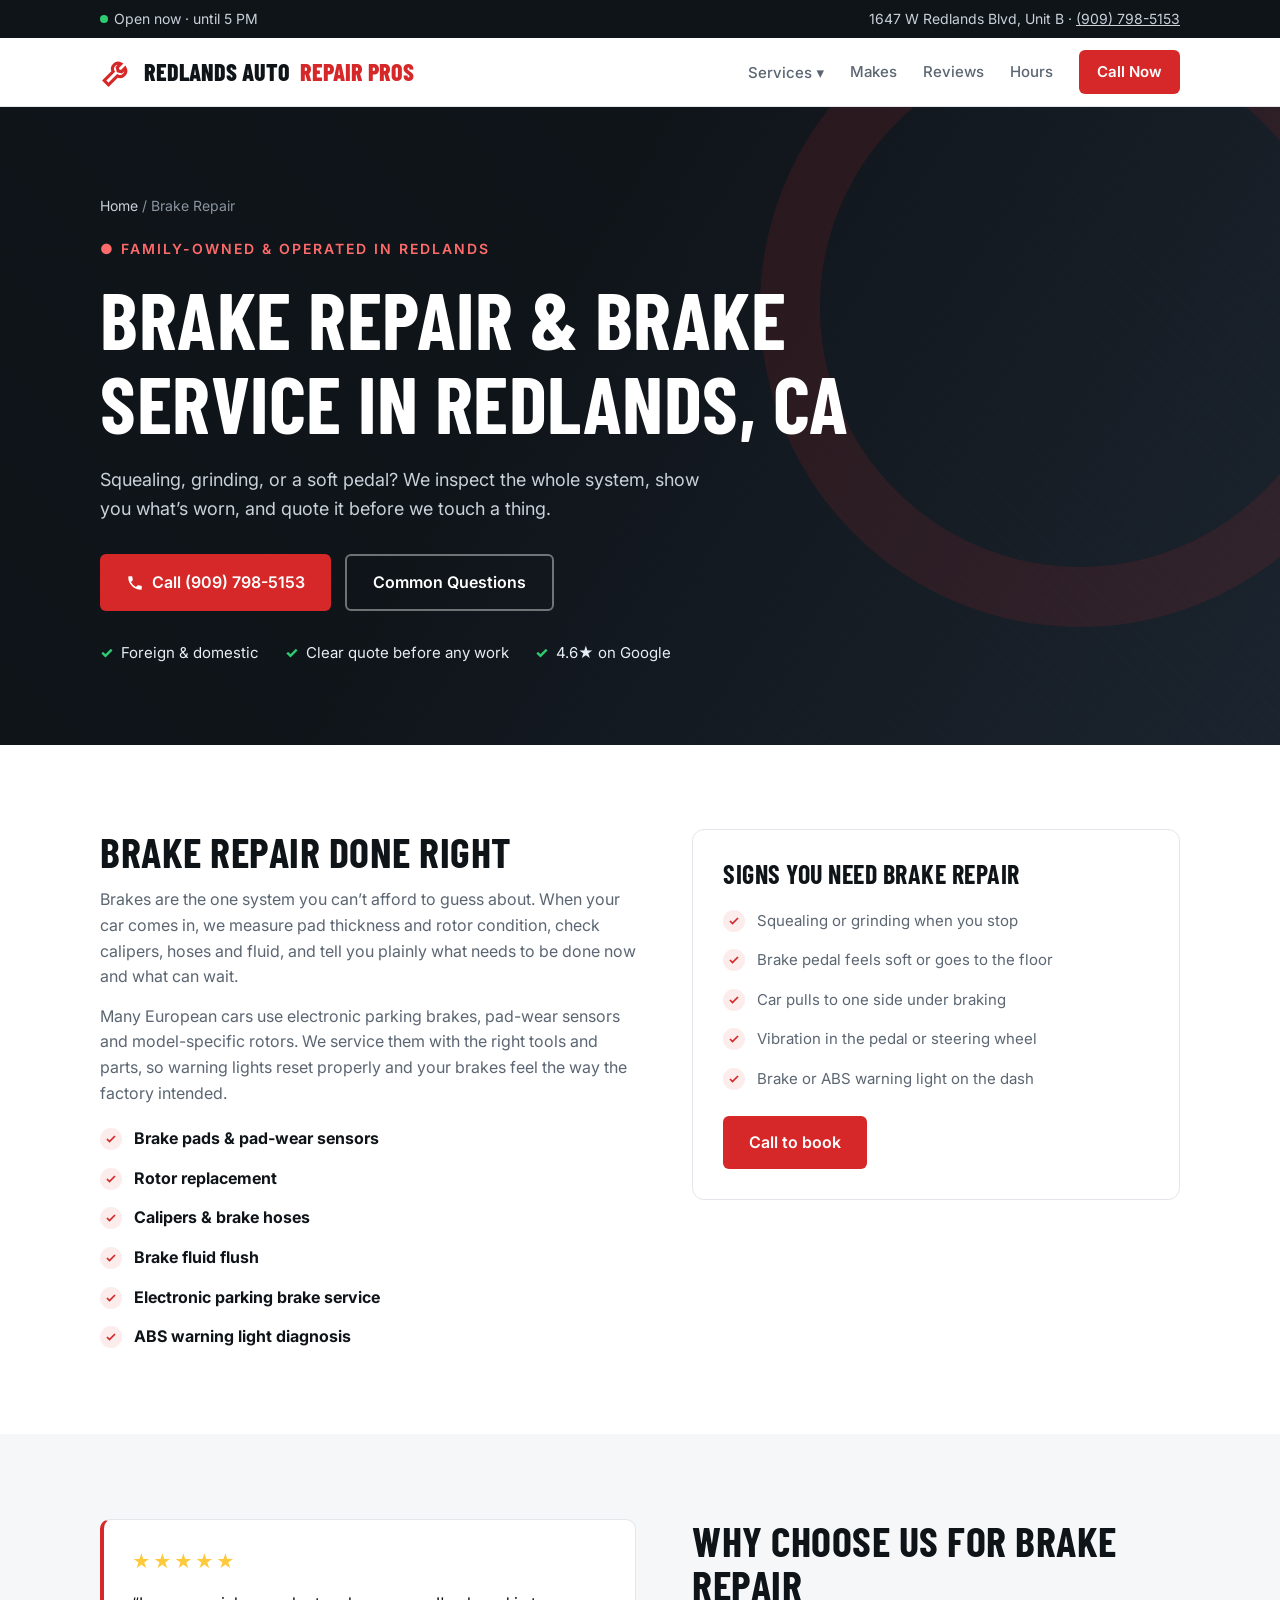
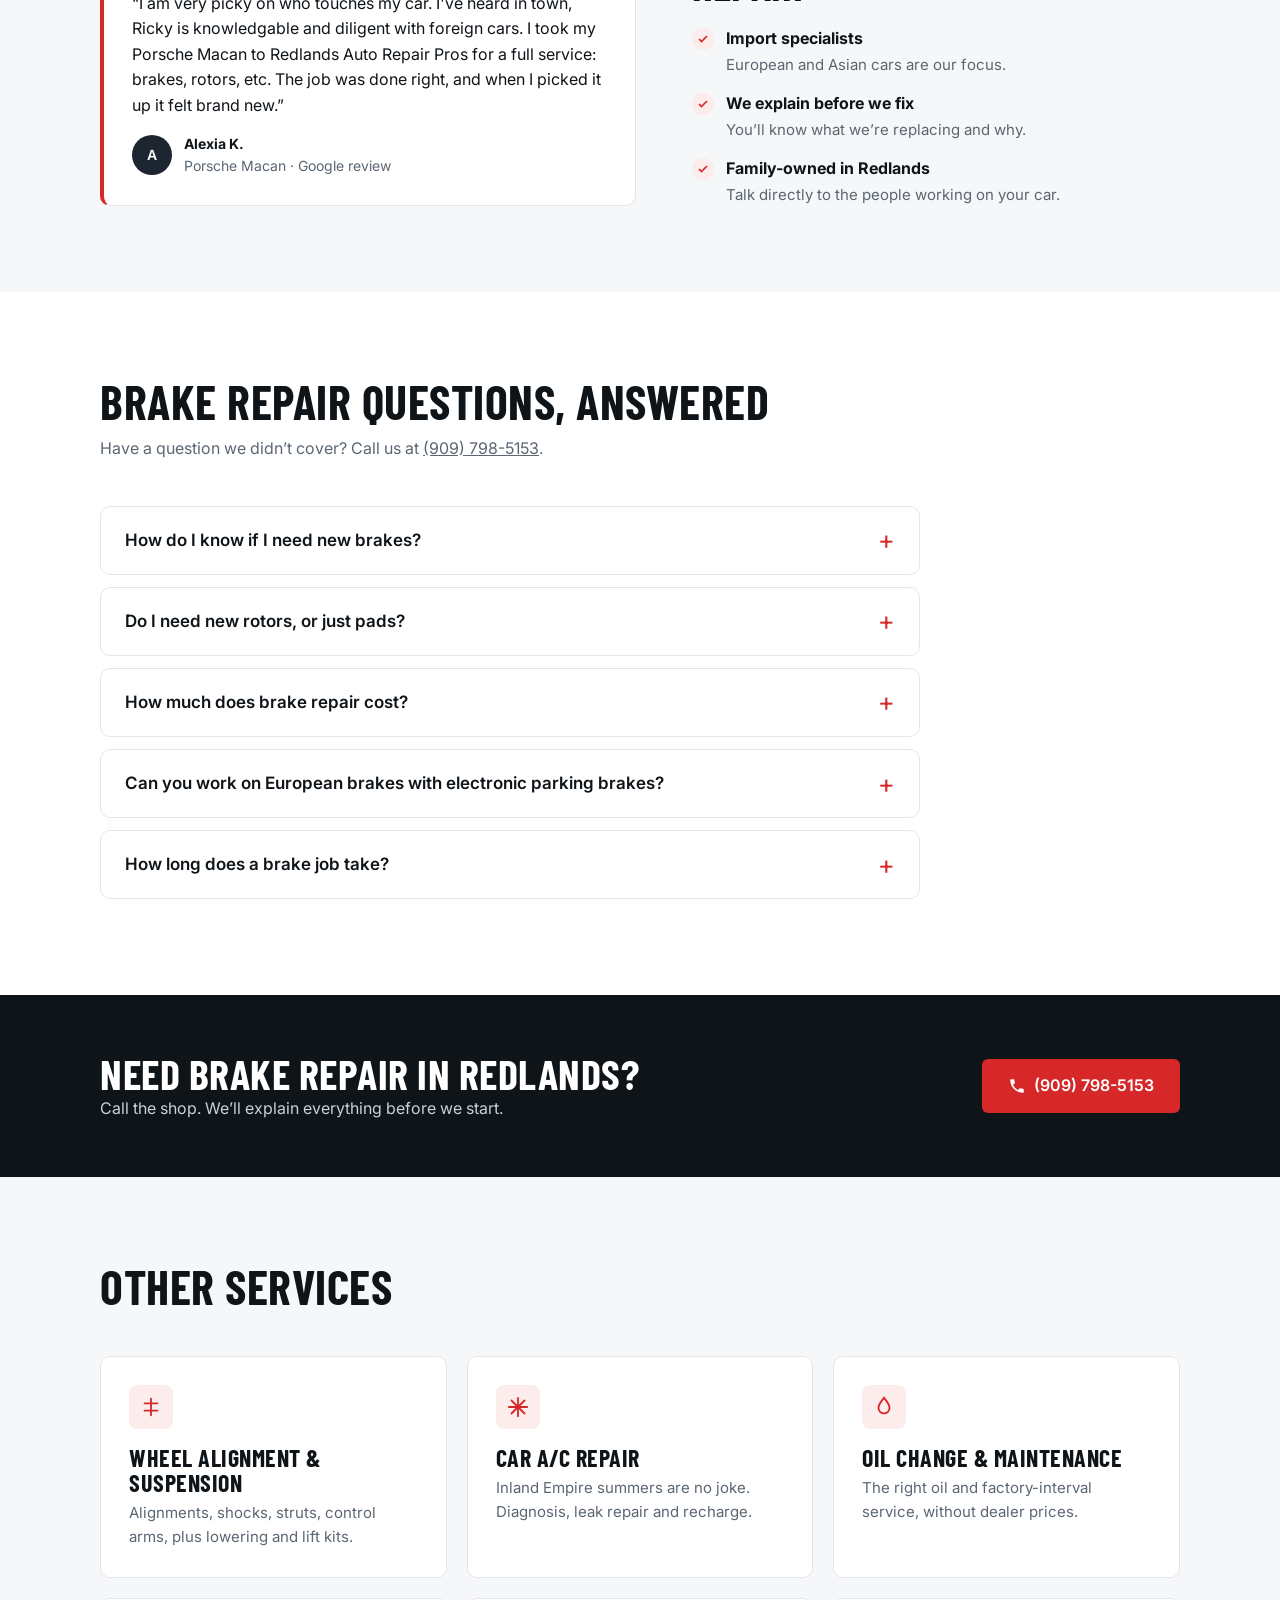
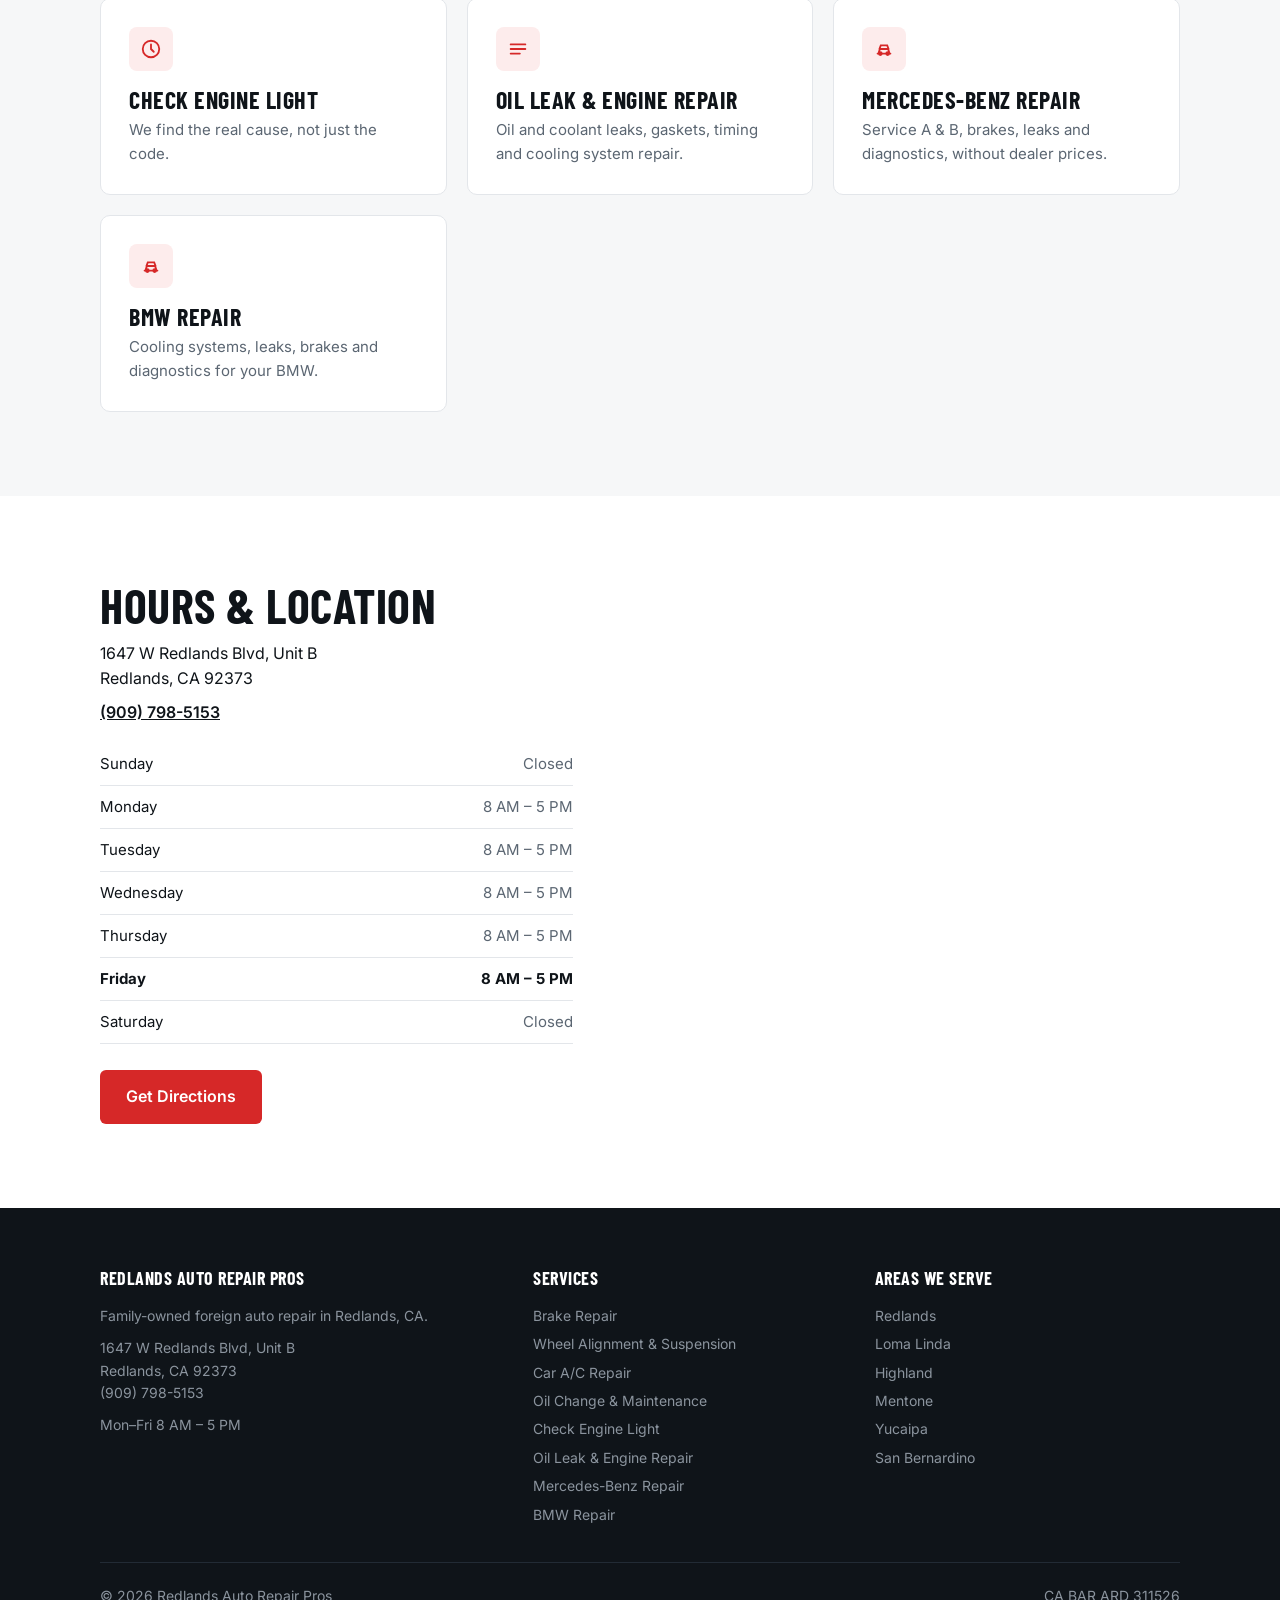
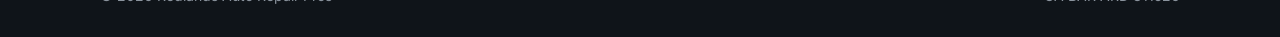
<file: services/brake-repair/index.html>
<!doctype html>
<html lang="en">
<head>
<meta charset="utf-8">
<meta name="robots" content="noindex, nofollow">
<meta name="viewport" content="width=device-width, initial-scale=1">
<title>Brake Repair in Redlands, CA | Pads, Rotors &amp; Brake Service</title>
<meta name="description" content="Brake repair and brake service in Redlands, CA. Pads, rotors, calipers and brake fluid for foreign and domestic cars. Clear quote before any work. Call (909) 798-5153.">
<link rel="canonical" href="https://www.redlandsautorepairpros.com/services/brake-repair/">
<meta property="og:title" content="Brake Repair in Redlands, CA | Pads, Rotors &amp; Brake Service">
<meta property="og:description" content="Brake repair and brake service in Redlands, CA. Pads, rotors, calipers and brake fluid for foreign and domestic cars. Clear quote before any work. Call (909) 798-5153.">
<meta property="og:type" content="website">
<link rel="preconnect" href="https://fonts.googleapis.com">
<link href="https://fonts.googleapis.com/css2?family=Barlow+Condensed:wght@600;700;800&family=Inter:wght@400;500;600&display=swap" rel="stylesheet">
<link rel="stylesheet" href="../../assets/styles.css">
<script type="application/ld+json">
{
 "@context": "https://schema.org",
 "@graph": [
  {
   "@type": "AutoRepair",
   "@id": "https://www.redlandsautorepairpros.com/#business",
   "name": "Redlands Auto Repair Pros",
   "url": "https://www.redlandsautorepairpros.com/",
   "telephone": "+1-909-798-5153",
   "address": {
    "@type": "PostalAddress",
    "streetAddress": "1647 W Redlands Blvd, Unit B",
    "addressLocality": "Redlands",
    "addressRegion": "CA",
    "postalCode": "92373",
    "addressCountry": "US"
   },
   "geo": {
    "@type": "GeoCoordinates",
    "latitude": 34.0622092,
    "longitude": -117.2128934
   },
   "openingHoursSpecification": [
    {
     "@type": "OpeningHoursSpecification",
     "dayOfWeek": [
      "Monday",
      "Tuesday",
      "Wednesday",
      "Thursday",
      "Friday"
     ],
     "opens": "08:00",
     "closes": "17:00"
    }
   ],
   "aggregateRating": {
    "@type": "AggregateRating",
    "ratingValue": "4.6",
    "reviewCount": "21"
   },
   "areaServed": [
    "Redlands",
    "Loma Linda",
    "Highland",
    "Mentone",
    "Yucaipa",
    "San Bernardino"
   ],
   "hasMap": "https://www.google.com/maps/place/?q=place_id:ChIJW6JMYhGr3IARP0nQTgP2sfs"
  },
  {
   "@type": "Service",
   "name": "Brake Repair",
   "serviceType": "Brake Repair",
   "provider": {
    "@id": "https://www.redlandsautorepairpros.com/#business"
   },
   "areaServed": {
    "@type": "City",
    "name": "Redlands, CA"
   },
   "url": "https://www.redlandsautorepairpros.com/services/brake-repair/",
   "description": "Brake repair and brake service in Redlands, CA. Pads, rotors, calipers and brake fluid for foreign and domestic cars. Clear quote before any work. Call (909) 798-5153."
  },
  {
   "@type": "FAQPage",
   "mainEntity": [
    {
     "@type": "Question",
     "name": "How do I know if I need new brakes?",
     "acceptedAnswer": {
      "@type": "Answer",
      "text": "Listen and feel. Squealing usually means pads are getting thin; grinding means metal is touching metal and you should come in right away. A soft pedal, pulling to one side, a pulsing pedal or a brake warning light are all reasons to have them checked."
     }
    },
    {
     "@type": "Question",
     "name": "Do I need new rotors, or just pads?",
     "acceptedAnswer": {
      "@type": "Answer",
      "text": "It depends on how much material is left and whether the rotors are warped or scored. Many European cars are designed to replace pads and rotors together. We measure them and show you before recommending anything."
     }
    },
    {
     "@type": "Question",
     "name": "How much does brake repair cost?",
     "acceptedAnswer": {
      "@type": "Answer",
      "text": "Price depends on your vehicle and what’s actually worn. European brake parts often cost more than domestic ones. We inspect first and give you a clear quote before any work starts, so there are no surprises."
     }
    },
    {
     "@type": "Question",
     "name": "Can you work on European brakes with electronic parking brakes?",
     "acceptedAnswer": {
      "@type": "Answer",
      "text": "Yes. Electronic parking brakes need to be put into service mode before the rear pads can be changed. We have the tools to do it correctly and reset the system afterward."
     }
    },
    {
     "@type": "Question",
     "name": "How long does a brake job take?",
     "acceptedAnswer": {
      "@type": "Answer",
      "text": "Many pad and rotor jobs can be finished the same day, depending on parts availability. Call ahead and we’ll tell you what to expect for your car."
     }
    }
   ]
  },
  {
   "@type": "BreadcrumbList",
   "itemListElement": [
    {
     "@type": "ListItem",
     "position": 1,
     "name": "Home",
     "item": "https://www.redlandsautorepairpros.com/"
    },
    {
     "@type": "ListItem",
     "position": 2,
     "name": "Brake Repair",
     "item": "https://www.redlandsautorepairpros.com/services/brake-repair/"
    }
   ]
  }
 ]
}
</script>
</head>
<body>

<div class="topbar"><div class="wrap">
  <span class="status" id="status"><i class="dot"></i><span>Checking hours…</span></span>
  <span>1647 W Redlands Blvd, Unit B · <a href="tel:+19097985153">(909) 798-5153</a></span>
</div></div>

<header class="nav"><div class="wrap">
  <a href="../../" class="logo"><svg width="34" height="34" viewBox="0 0 24 24" fill="none" stroke="#d62828" stroke-width="2.2" stroke-linecap="round"><path d="M14.7 6.3a4 4 0 0 0-5.4 5.4L3 18l3 3 6.3-6.3a4 4 0 0 0 5.4-5.4l-2.5 2.5-2.4-.6-.6-2.4z"/></svg> Redlands Auto <span>Repair Pros</span></a>
  <nav>
    <div class="dd"><button type="button" aria-haspopup="true">Services ▾</button><div class="dd-menu"><a href="../../services/brake-repair/">Brake Repair</a><a href="../../services/wheel-alignment/">Wheel Alignment & Suspension</a><a href="../../services/car-ac-repair/">Car A/C Repair</a><a href="../../services/oil-change-maintenance/">Oil Change & Maintenance</a><a href="../../services/check-engine-light/">Check Engine Light</a><a href="../../services/oil-leak-engine-repair/">Oil Leak & Engine Repair</a><a href="../../services/mercedes-repair/">Mercedes-Benz Repair</a><a href="../../services/bmw-repair/">BMW Repair</a></div></div>
    <a href="../../#makes">Makes</a><a href="../../#reviews">Reviews</a><a href="../../#contact">Hours</a>
    <a href="tel:+19097985153" class="btn btn-red">Call Now</a>
  </nav>
</div></header>

<section class="hero"><div class="wrap">
  <div class="crumbs"><a href="../../">Home</a> / Brake Repair</div>
  <span class="eyebrow">● Family-owned &amp; operated in Redlands</span>
  <h1>Brake Repair &amp; Brake Service in Redlands, CA</h1>
  <p class="lead">Squealing, grinding, or a soft pedal? We inspect the whole system, show you what’s worn, and quote it before we touch a thing.</p>
  <div class="ctas">
    <a href="tel:+19097985153" class="btn btn-red"><svg width="18" height="18" viewBox="0 0 24 24" fill="currentColor"><path d="M6.6 10.8a15.1 15.1 0 0 0 6.6 6.6l2.2-2.2a1 1 0 0 1 1-.25 11.4 11.4 0 0 0 3.6.57 1 1 0 0 1 1 1V20a1 1 0 0 1-1 1A17 17 0 0 1 3 4a1 1 0 0 1 1-1h3.5a1 1 0 0 1 1 1c0 1.25.2 2.45.57 3.57a1 1 0 0 1-.25 1z"/></svg> Call (909) 798-5153</a>
    <a href="#faq" class="btn btn-ghost">Common Questions</a>
  </div>
  <ul class="checks"><li>Foreign &amp; domestic</li><li>Clear quote before any work</li><li>4.6★ on Google</li></ul>
</div></section>

<section><div class="wrap split">
  <div class="prose">
    <h2>Brake Repair done right</h2>
    <p>Brakes are the one system you can’t afford to guess about. When your car comes in, we measure pad thickness and rotor condition, check calipers, hoses and fluid, and tell you plainly what needs to be done now and what can wait.</p><p>Many European cars use electronic parking brakes, pad-wear sensors and model-specific rotors. We service them with the right tools and parts, so warning lights reset properly and your brakes feel the way the factory intended.</p>
    <ul class="ticks"><li><div><b>Brake pads &amp; pad-wear sensors</b></div></li><li><div><b>Rotor replacement</b></div></li><li><div><b>Calipers &amp; brake hoses</b></div></li><li><div><b>Brake fluid flush</b></div></li><li><div><b>Electronic parking brake service</b></div></li><li><div><b>ABS warning light diagnosis</b></div></li></ul>
  </div>
  <div class="warn">
    <h3>Signs you need brake repair</h3>
    <ul class="ticks"><li><div><span>Squealing or grinding when you stop</span></div></li><li><div><span>Brake pedal feels soft or goes to the floor</span></div></li><li><div><span>Car pulls to one side under braking</span></div></li><li><div><span>Vibration in the pedal or steering wheel</span></div></li><li><div><span>Brake or ABS warning light on the dash</span></div></li></ul>
    <a href="tel:+19097985153" class="btn btn-red" style="margin-top:24px">Call to book</a>
  </div>
</div></section>

<section class="alt"><div class="wrap split" style="align-items:center">
  <figure class="quote">
      <div class="stars">★★★★★</div>
      <blockquote>“I am very picky on who touches my car. I&#x27;ve heard in town, Ricky is knowledgable and diligent with foreign cars. I took my Porsche Macan to Redlands Auto Repair Pros for a full service: brakes, rotors, etc. The job was done right, and when I picked it up it felt brand new.”</blockquote>
      <figcaption><span class="av">A</span><span><b>Alexia K.</b>Porsche Macan · Google review</span></figcaption>
    </figure>
  <div class="prose">
    <h2>Why choose us for brake repair</h2>
    <ul class="ticks">
      <li><div><b>Import specialists</b><span>European and Asian cars are our focus.</span></div></li>
      <li><div><b>We explain before we fix</b><span>You’ll know what we’re replacing and why.</span></div></li>
      <li><div><b>Family-owned in Redlands</b><span>Talk directly to the people working on your car.</span></div></li>
    </ul>
  </div>
</div></section>

<section id="faq"><div class="wrap">
  <div class="sec-head"><h2>Brake Repair questions, answered</h2><p>Have a question we didn’t cover? Call us at <a href="tel:+19097985153">(909) 798-5153</a>.</p></div>
  <div class="faq"><details><summary>How do I know if I need new brakes?</summary><p>Listen and feel. Squealing usually means pads are getting thin; grinding means metal is touching metal and you should come in right away. A soft pedal, pulling to one side, a pulsing pedal or a brake warning light are all reasons to have them checked.</p></details>
<details><summary>Do I need new rotors, or just pads?</summary><p>It depends on how much material is left and whether the rotors are warped or scored. Many European cars are designed to replace pads and rotors together. We measure them and show you before recommending anything.</p></details>
<details><summary>How much does brake repair cost?</summary><p>Price depends on your vehicle and what’s actually worn. European brake parts often cost more than domestic ones. We inspect first and give you a clear quote before any work starts, so there are no surprises.</p></details>
<details><summary>Can you work on European brakes with electronic parking brakes?</summary><p>Yes. Electronic parking brakes need to be put into service mode before the rear pads can be changed. We have the tools to do it correctly and reset the system afterward.</p></details>
<details><summary>How long does a brake job take?</summary><p>Many pad and rotor jobs can be finished the same day, depending on parts availability. Call ahead and we’ll tell you what to expect for your car.</p></details></div>
</div></section>

<section class="cta" style="padding:56px 0"><div class="wrap">
  <div><h2>Need brake repair in Redlands?</h2><p>Call the shop. We’ll explain everything before we start.</p></div>
  <a href="tel:+19097985153" class="btn btn-red"><svg width="18" height="18" viewBox="0 0 24 24" fill="currentColor"><path d="M6.6 10.8a15.1 15.1 0 0 0 6.6 6.6l2.2-2.2a1 1 0 0 1 1-.25 11.4 11.4 0 0 0 3.6.57 1 1 0 0 1 1 1V20a1 1 0 0 1-1 1A17 17 0 0 1 3 4a1 1 0 0 1 1-1h3.5a1 1 0 0 1 1 1c0 1.25.2 2.45.57 3.57a1 1 0 0 1-.25 1z"/></svg> (909) 798-5153</a>
</div></section>

<section class="alt"><div class="wrap">
  <div class="sec-head"><h2>Other services</h2></div>
  <div class="grid g3">
    <a class="card" href="../../services/wheel-alignment/"><div class="ic"><svg width="22" height="22" viewBox="0 0 24 24" fill="none" stroke="currentColor" stroke-width="2" stroke-linecap="round"><path d="M12 3v18M5 8h14M5 16h14"/></svg></div><h3>Wheel Alignment & Suspension</h3><p>Alignments, shocks, struts, control arms, plus lowering and lift kits.</p></a>
    <a class="card" href="../../services/car-ac-repair/"><div class="ic"><svg width="22" height="22" viewBox="0 0 24 24" fill="none" stroke="currentColor" stroke-width="2" stroke-linecap="round"><path d="M12 2v20M4.9 4.9l14.2 14.2M2 12h20M4.9 19.1 19.1 4.9"/></svg></div><h3>Car A/C Repair</h3><p>Inland Empire summers are no joke. Diagnosis, leak repair and recharge.</p></a>
    <a class="card" href="../../services/oil-change-maintenance/"><div class="ic"><svg width="22" height="22" viewBox="0 0 24 24" fill="none" stroke="currentColor" stroke-width="2" stroke-linecap="round"><path d="M12 2c3 4 6 7 6 11a6 6 0 0 1-12 0c0-4 3-7 6-11z"/></svg></div><h3>Oil Change & Maintenance</h3><p>The right oil and factory-interval service, without dealer prices.</p></a>
    <a class="card" href="../../services/check-engine-light/"><div class="ic"><svg width="22" height="22" viewBox="0 0 24 24" fill="none" stroke="currentColor" stroke-width="2" stroke-linecap="round"><circle cx="12" cy="12" r="9"/><path d="M12 7v5l3 3"/></svg></div><h3>Check Engine Light</h3><p>We find the real cause, not just the code.</p></a>
    <a class="card" href="../../services/oil-leak-engine-repair/"><div class="ic"><svg width="22" height="22" viewBox="0 0 24 24" fill="none" stroke="currentColor" stroke-width="2" stroke-linecap="round"><path d="M4 7h16M4 12h16M4 17h10"/></svg></div><h3>Oil Leak & Engine Repair</h3><p>Oil and coolant leaks, gaskets, timing and cooling system repair.</p></a>
    <a class="card" href="../../services/mercedes-repair/"><div class="ic"><svg width="22" height="22" viewBox="0 0 24 24" fill="none" stroke="currentColor" stroke-width="2" stroke-linecap="round"><path d="M5 17h14M6 17l1.5-5h9L18 17M7 12l1.5-4h7L17 12"/><circle cx="8" cy="17" r="1.5"/><circle cx="16" cy="17" r="1.5"/></svg></div><h3>Mercedes-Benz Repair</h3><p>Service A & B, brakes, leaks and diagnostics, without dealer prices.</p></a>
    <a class="card" href="../../services/bmw-repair/"><div class="ic"><svg width="22" height="22" viewBox="0 0 24 24" fill="none" stroke="currentColor" stroke-width="2" stroke-linecap="round"><path d="M5 17h14M6 17l1.5-5h9L18 17M7 12l1.5-4h7L17 12"/><circle cx="8" cy="17" r="1.5"/><circle cx="16" cy="17" r="1.5"/></svg></div><h3>BMW Repair</h3><p>Cooling systems, leaks, brakes and diagnostics for your BMW.</p></a>
  </div>
</div></section>

<section id="contact"><div class="wrap contact">
  <div class="info">
    <div class="sec-head" style="margin-bottom:10px"><h2>Hours &amp; location</h2></div>
    <p>1647 W Redlands Blvd, Unit B<br>Redlands, CA 92373</p>
    <p><a href="tel:+19097985153">(909) 798-5153</a></p>
    <table class="hours" id="hours"></table>
    <a href="https://www.google.com/maps/dir/?api=1&destination=1647+W+Redlands+Blvd+Unit+B+Redlands+CA+92373" target="_blank" rel="noopener" class="btn btn-red">Get Directions</a>
  </div>
  <iframe class="map" loading="lazy" title="Map to Redlands Auto Repair Pros" src="https://maps.google.com/maps?q=1647+W+Redlands+Blvd+Unit+B,+Redlands,+CA+92373&z=15&output=embed"></iframe>
</div></section>

<footer><div class="wrap">
  <div class="fcols">
    <div>
      <h4>Redlands Auto Repair Pros</h4>
      <p>Family-owned foreign auto repair in Redlands, CA.</p>
      <p style="margin-top:10px">1647 W Redlands Blvd, Unit B<br>Redlands, CA 92373<br><a href="tel:+19097985153">(909) 798-5153</a></p>
      <p style="margin-top:10px">Mon–Fri 8 AM – 5 PM</p>
    </div>
    <div><h4>Services</h4><ul><li><a href="../../services/brake-repair/">Brake Repair</a></li><li><a href="../../services/wheel-alignment/">Wheel Alignment & Suspension</a></li><li><a href="../../services/car-ac-repair/">Car A/C Repair</a></li><li><a href="../../services/oil-change-maintenance/">Oil Change & Maintenance</a></li><li><a href="../../services/check-engine-light/">Check Engine Light</a></li><li><a href="../../services/oil-leak-engine-repair/">Oil Leak & Engine Repair</a></li><li><a href="../../services/mercedes-repair/">Mercedes-Benz Repair</a></li><li><a href="../../services/bmw-repair/">BMW Repair</a></li></ul></div>
    <div><h4>Areas we serve</h4><ul><li>Redlands</li><li>Loma Linda</li><li>Highland</li><li>Mentone</li><li>Yucaipa</li><li>San Bernardino</li></ul></div>
  </div>
  <div class="fbot"><span>© <span class="yr"></span> Redlands Auto Repair Pros</span><span>CA BAR ARD 311526</span></div>
</div></footer>

<div class="callbar"><a href="tel:+19097985153">Call (909) 798-5153</a><a href="../../#contact">Directions</a></div>
<script src="../../assets/site.js"></script>
</body>
</html>
</file>
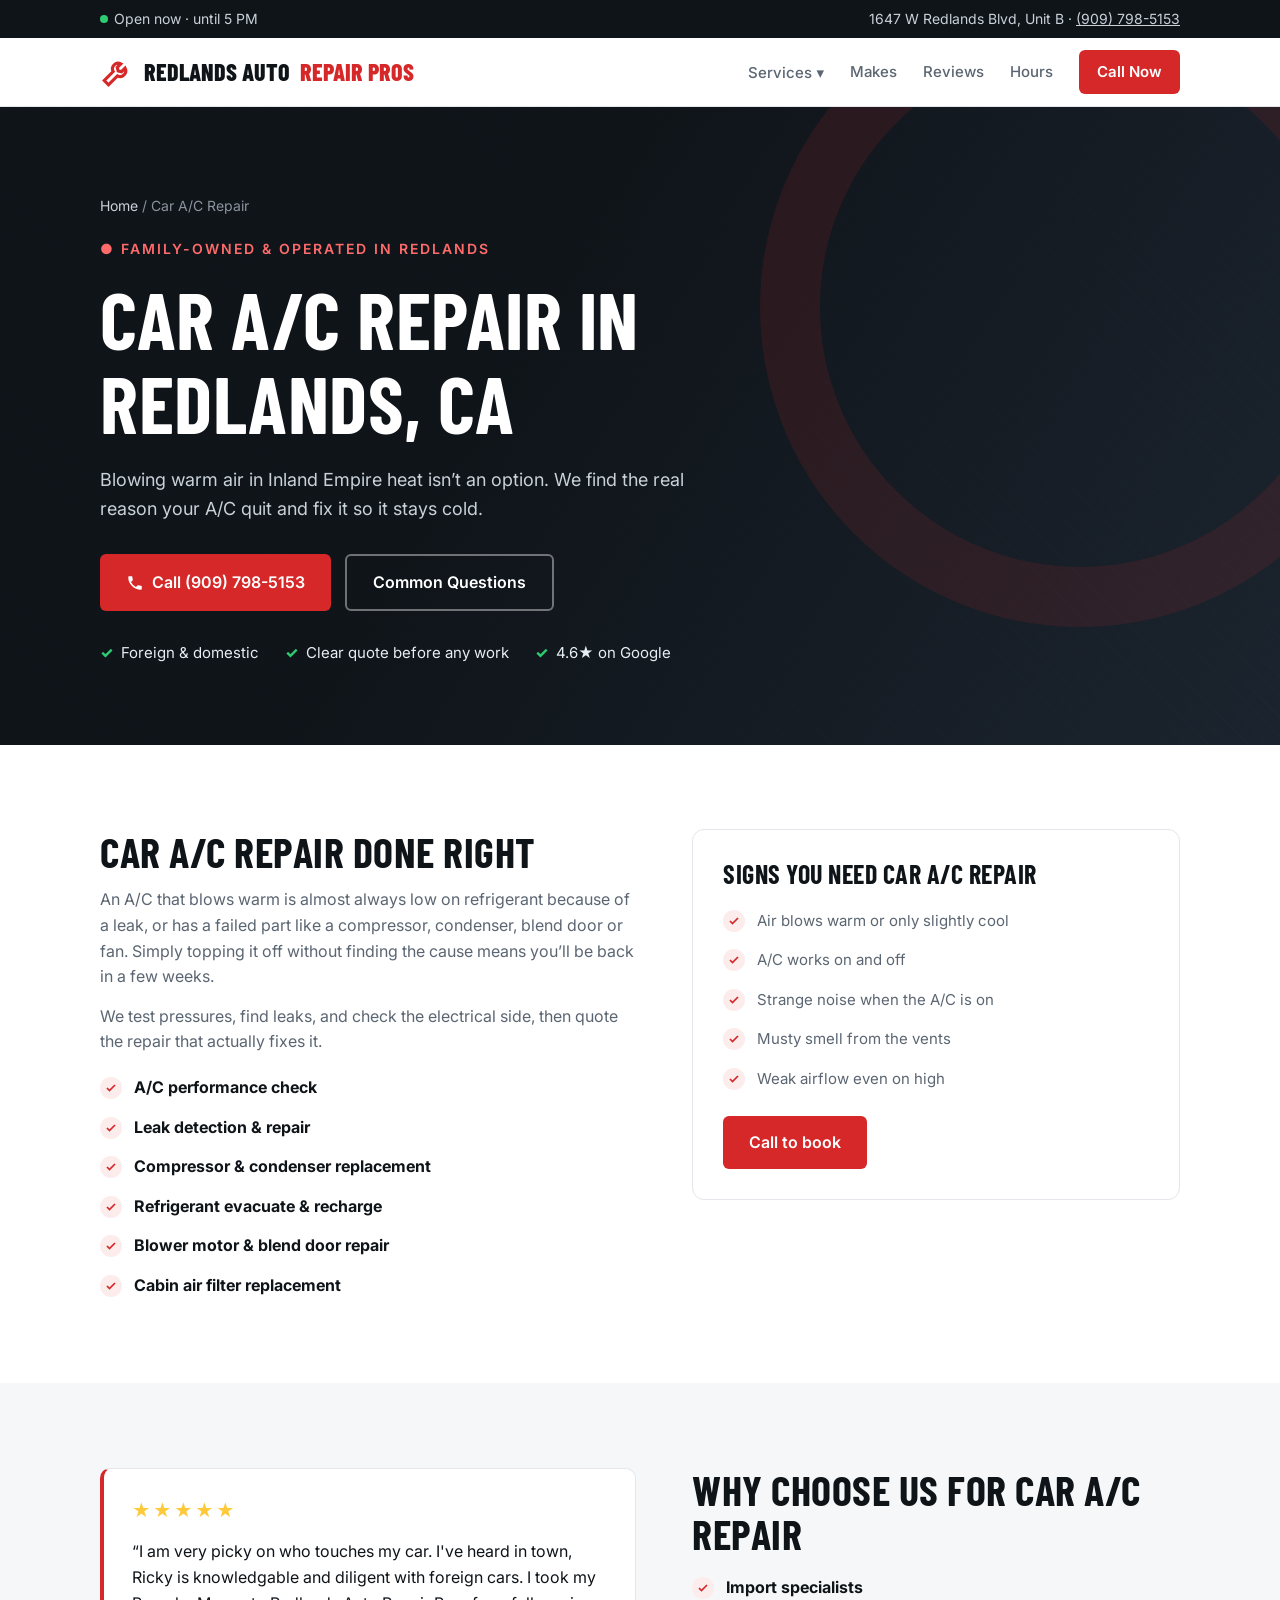
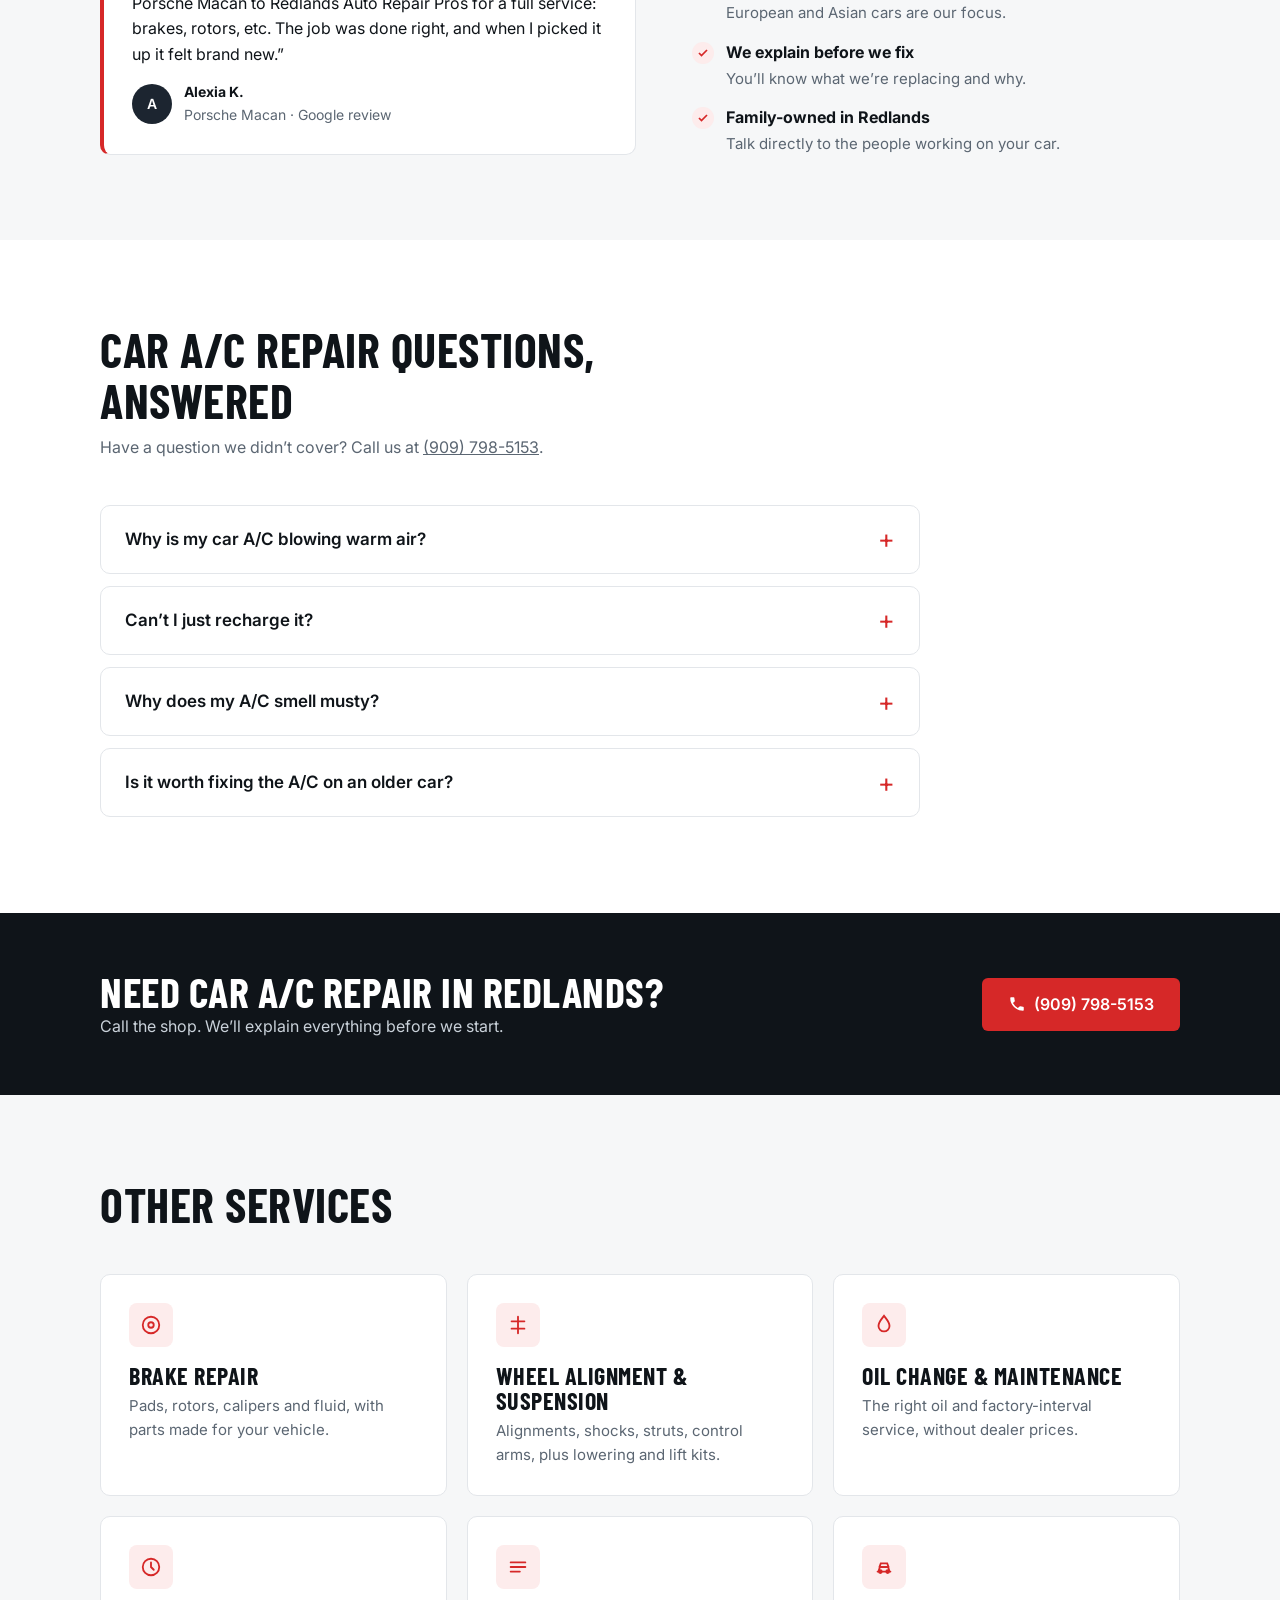
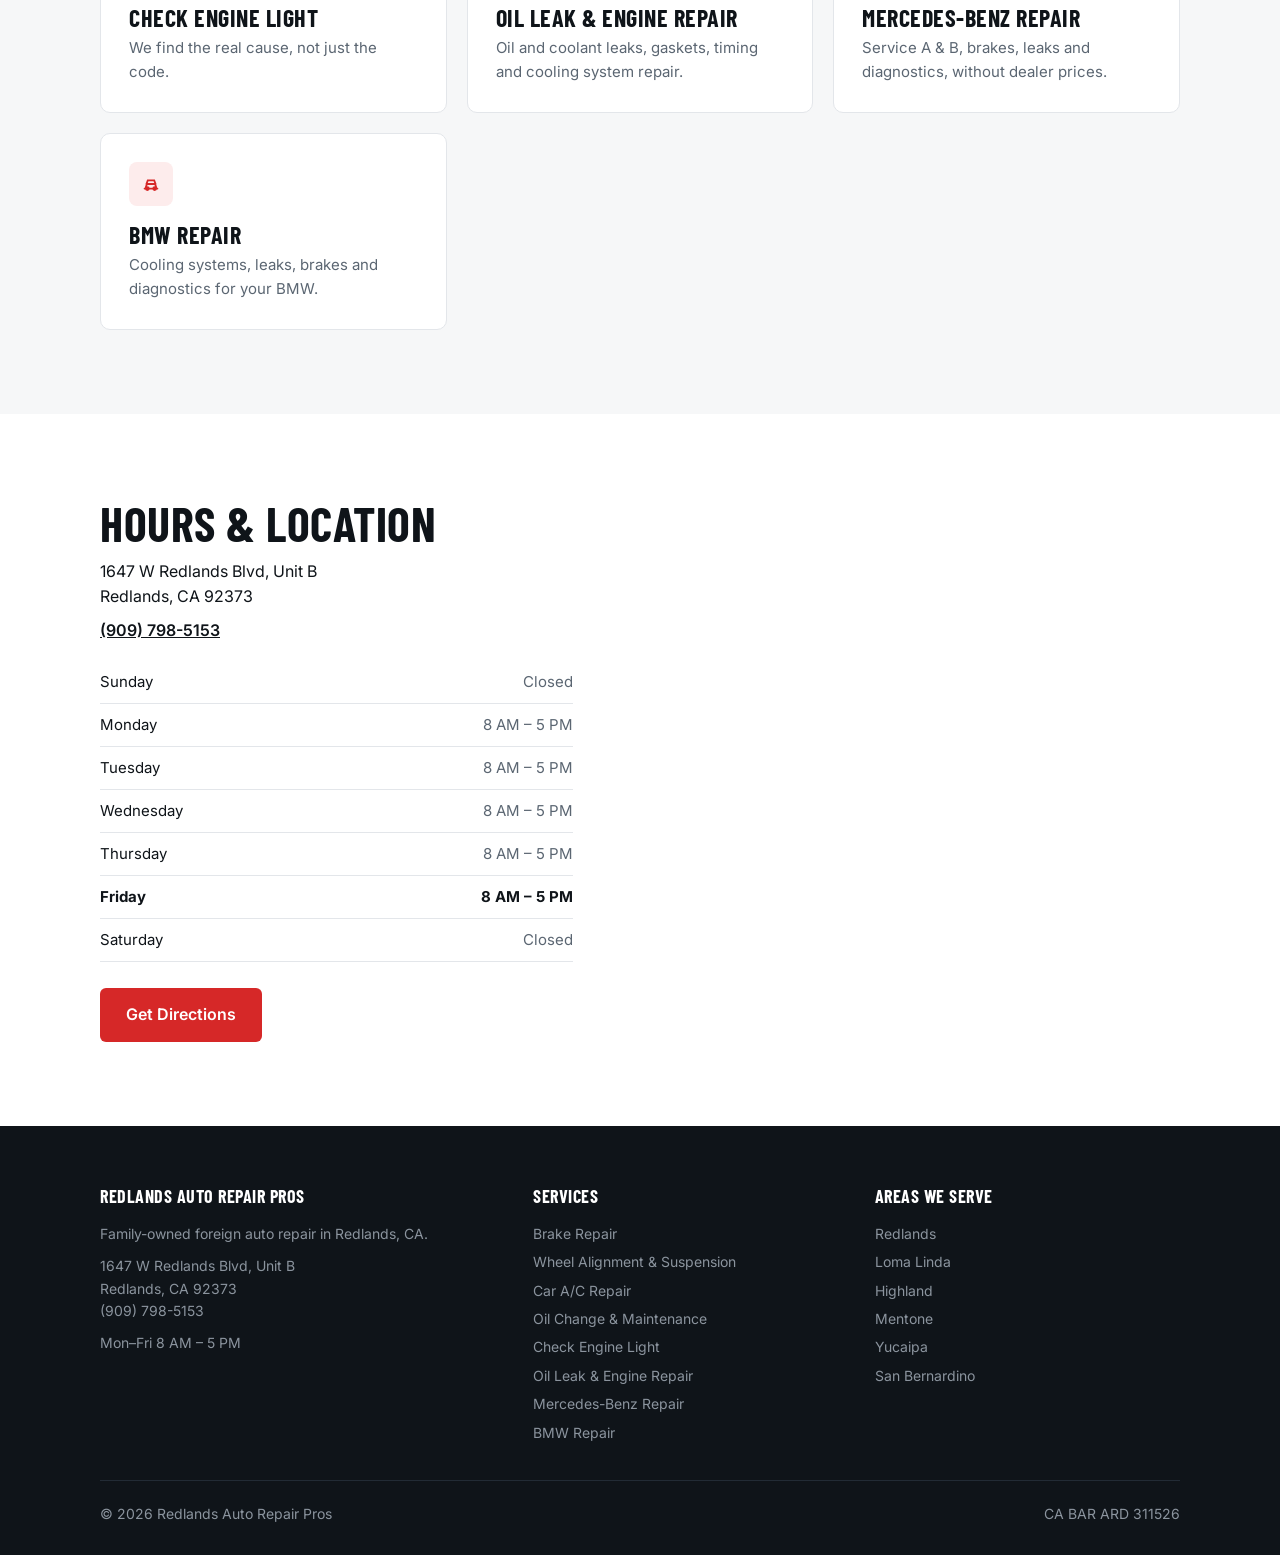
<file: services/car-ac-repair/index.html>
<!doctype html>
<html lang="en">
<head>
<meta charset="utf-8">
<meta name="robots" content="noindex, nofollow">
<meta name="viewport" content="width=device-width, initial-scale=1">
<title>Car A/C Repair in Redlands, CA | Auto Air Conditioning Service</title>
<meta name="description" content="Car A/C repair and air conditioning service in Redlands, CA. Leak detection, compressors, condensers and recharge for foreign and domestic cars. Call (909) 798-5153.">
<link rel="canonical" href="https://www.redlandsautorepairpros.com/services/car-ac-repair/">
<meta property="og:title" content="Car A/C Repair in Redlands, CA | Auto Air Conditioning Service">
<meta property="og:description" content="Car A/C repair and air conditioning service in Redlands, CA. Leak detection, compressors, condensers and recharge for foreign and domestic cars. Call (909) 798-5153.">
<meta property="og:type" content="website">
<link rel="preconnect" href="https://fonts.googleapis.com">
<link href="https://fonts.googleapis.com/css2?family=Barlow+Condensed:wght@600;700;800&family=Inter:wght@400;500;600&display=swap" rel="stylesheet">
<link rel="stylesheet" href="../../assets/styles.css">
<script type="application/ld+json">
{
 "@context": "https://schema.org",
 "@graph": [
  {
   "@type": "AutoRepair",
   "@id": "https://www.redlandsautorepairpros.com/#business",
   "name": "Redlands Auto Repair Pros",
   "url": "https://www.redlandsautorepairpros.com/",
   "telephone": "+1-909-798-5153",
   "address": {
    "@type": "PostalAddress",
    "streetAddress": "1647 W Redlands Blvd, Unit B",
    "addressLocality": "Redlands",
    "addressRegion": "CA",
    "postalCode": "92373",
    "addressCountry": "US"
   },
   "geo": {
    "@type": "GeoCoordinates",
    "latitude": 34.0622092,
    "longitude": -117.2128934
   },
   "openingHoursSpecification": [
    {
     "@type": "OpeningHoursSpecification",
     "dayOfWeek": [
      "Monday",
      "Tuesday",
      "Wednesday",
      "Thursday",
      "Friday"
     ],
     "opens": "08:00",
     "closes": "17:00"
    }
   ],
   "aggregateRating": {
    "@type": "AggregateRating",
    "ratingValue": "4.6",
    "reviewCount": "21"
   },
   "areaServed": [
    "Redlands",
    "Loma Linda",
    "Highland",
    "Mentone",
    "Yucaipa",
    "San Bernardino"
   ],
   "hasMap": "https://www.google.com/maps/place/?q=place_id:ChIJW6JMYhGr3IARP0nQTgP2sfs"
  },
  {
   "@type": "Service",
   "name": "Car A/C Repair",
   "serviceType": "Car A/C Repair",
   "provider": {
    "@id": "https://www.redlandsautorepairpros.com/#business"
   },
   "areaServed": {
    "@type": "City",
    "name": "Redlands, CA"
   },
   "url": "https://www.redlandsautorepairpros.com/services/car-ac-repair/",
   "description": "Car A/C repair and air conditioning service in Redlands, CA. Leak detection, compressors, condensers and recharge for foreign and domestic cars. Call (909) 798-5153."
  },
  {
   "@type": "FAQPage",
   "mainEntity": [
    {
     "@type": "Question",
     "name": "Why is my car A/C blowing warm air?",
     "acceptedAnswer": {
      "@type": "Answer",
      "text": "The most common causes are a refrigerant leak, a failing compressor or condenser, an electrical fault, or a stuck blend door. We diagnose which one before recommending a repair."
     }
    },
    {
     "@type": "Question",
     "name": "Can’t I just recharge it?",
     "acceptedAnswer": {
      "@type": "Answer",
      "text": "A recharge only helps if the system isn’t leaking. If it is, the refrigerant escapes again. We check for leaks first so you pay for a fix that lasts."
     }
    },
    {
     "@type": "Question",
     "name": "Why does my A/C smell musty?",
     "acceptedAnswer": {
      "@type": "Answer",
      "text": "Usually a dirty cabin air filter or moisture on the evaporator. A new cabin filter often helps, and we can clean the system if the smell persists."
     }
    },
    {
     "@type": "Question",
     "name": "Is it worth fixing the A/C on an older car?",
     "acceptedAnswer": {
      "@type": "Answer",
      "text": "In Redlands summers, usually yes. We’ll give you a clear quote and an honest opinion so you can decide."
     }
    }
   ]
  },
  {
   "@type": "BreadcrumbList",
   "itemListElement": [
    {
     "@type": "ListItem",
     "position": 1,
     "name": "Home",
     "item": "https://www.redlandsautorepairpros.com/"
    },
    {
     "@type": "ListItem",
     "position": 2,
     "name": "Car A/C Repair",
     "item": "https://www.redlandsautorepairpros.com/services/car-ac-repair/"
    }
   ]
  }
 ]
}
</script>
</head>
<body>

<div class="topbar"><div class="wrap">
  <span class="status" id="status"><i class="dot"></i><span>Checking hours…</span></span>
  <span>1647 W Redlands Blvd, Unit B · <a href="tel:+19097985153">(909) 798-5153</a></span>
</div></div>

<header class="nav"><div class="wrap">
  <a href="../../" class="logo"><svg width="34" height="34" viewBox="0 0 24 24" fill="none" stroke="#d62828" stroke-width="2.2" stroke-linecap="round"><path d="M14.7 6.3a4 4 0 0 0-5.4 5.4L3 18l3 3 6.3-6.3a4 4 0 0 0 5.4-5.4l-2.5 2.5-2.4-.6-.6-2.4z"/></svg> Redlands Auto <span>Repair Pros</span></a>
  <nav>
    <div class="dd"><button type="button" aria-haspopup="true">Services ▾</button><div class="dd-menu"><a href="../../services/brake-repair/">Brake Repair</a><a href="../../services/wheel-alignment/">Wheel Alignment & Suspension</a><a href="../../services/car-ac-repair/">Car A/C Repair</a><a href="../../services/oil-change-maintenance/">Oil Change & Maintenance</a><a href="../../services/check-engine-light/">Check Engine Light</a><a href="../../services/oil-leak-engine-repair/">Oil Leak & Engine Repair</a><a href="../../services/mercedes-repair/">Mercedes-Benz Repair</a><a href="../../services/bmw-repair/">BMW Repair</a></div></div>
    <a href="../../#makes">Makes</a><a href="../../#reviews">Reviews</a><a href="../../#contact">Hours</a>
    <a href="tel:+19097985153" class="btn btn-red">Call Now</a>
  </nav>
</div></header>

<section class="hero"><div class="wrap">
  <div class="crumbs"><a href="../../">Home</a> / Car A/C Repair</div>
  <span class="eyebrow">● Family-owned &amp; operated in Redlands</span>
  <h1>Car A/C Repair in Redlands, CA</h1>
  <p class="lead">Blowing warm air in Inland Empire heat isn’t an option. We find the real reason your A/C quit and fix it so it stays cold.</p>
  <div class="ctas">
    <a href="tel:+19097985153" class="btn btn-red"><svg width="18" height="18" viewBox="0 0 24 24" fill="currentColor"><path d="M6.6 10.8a15.1 15.1 0 0 0 6.6 6.6l2.2-2.2a1 1 0 0 1 1-.25 11.4 11.4 0 0 0 3.6.57 1 1 0 0 1 1 1V20a1 1 0 0 1-1 1A17 17 0 0 1 3 4a1 1 0 0 1 1-1h3.5a1 1 0 0 1 1 1c0 1.25.2 2.45.57 3.57a1 1 0 0 1-.25 1z"/></svg> Call (909) 798-5153</a>
    <a href="#faq" class="btn btn-ghost">Common Questions</a>
  </div>
  <ul class="checks"><li>Foreign &amp; domestic</li><li>Clear quote before any work</li><li>4.6★ on Google</li></ul>
</div></section>

<section><div class="wrap split">
  <div class="prose">
    <h2>Car A/C Repair done right</h2>
    <p>An A/C that blows warm is almost always low on refrigerant because of a leak, or has a failed part like a compressor, condenser, blend door or fan. Simply topping it off without finding the cause means you’ll be back in a few weeks.</p><p>We test pressures, find leaks, and check the electrical side, then quote the repair that actually fixes it.</p>
    <ul class="ticks"><li><div><b>A/C performance check</b></div></li><li><div><b>Leak detection &amp; repair</b></div></li><li><div><b>Compressor &amp; condenser replacement</b></div></li><li><div><b>Refrigerant evacuate &amp; recharge</b></div></li><li><div><b>Blower motor &amp; blend door repair</b></div></li><li><div><b>Cabin air filter replacement</b></div></li></ul>
  </div>
  <div class="warn">
    <h3>Signs you need car a/c repair</h3>
    <ul class="ticks"><li><div><span>Air blows warm or only slightly cool</span></div></li><li><div><span>A/C works on and off</span></div></li><li><div><span>Strange noise when the A/C is on</span></div></li><li><div><span>Musty smell from the vents</span></div></li><li><div><span>Weak airflow even on high</span></div></li></ul>
    <a href="tel:+19097985153" class="btn btn-red" style="margin-top:24px">Call to book</a>
  </div>
</div></section>

<section class="alt"><div class="wrap split" style="align-items:center">
  <figure class="quote">
      <div class="stars">★★★★★</div>
      <blockquote>“I am very picky on who touches my car. I&#x27;ve heard in town, Ricky is knowledgable and diligent with foreign cars. I took my Porsche Macan to Redlands Auto Repair Pros for a full service: brakes, rotors, etc. The job was done right, and when I picked it up it felt brand new.”</blockquote>
      <figcaption><span class="av">A</span><span><b>Alexia K.</b>Porsche Macan · Google review</span></figcaption>
    </figure>
  <div class="prose">
    <h2>Why choose us for car a/c repair</h2>
    <ul class="ticks">
      <li><div><b>Import specialists</b><span>European and Asian cars are our focus.</span></div></li>
      <li><div><b>We explain before we fix</b><span>You’ll know what we’re replacing and why.</span></div></li>
      <li><div><b>Family-owned in Redlands</b><span>Talk directly to the people working on your car.</span></div></li>
    </ul>
  </div>
</div></section>

<section id="faq"><div class="wrap">
  <div class="sec-head"><h2>Car A/C Repair questions, answered</h2><p>Have a question we didn’t cover? Call us at <a href="tel:+19097985153">(909) 798-5153</a>.</p></div>
  <div class="faq"><details><summary>Why is my car A/C blowing warm air?</summary><p>The most common causes are a refrigerant leak, a failing compressor or condenser, an electrical fault, or a stuck blend door. We diagnose which one before recommending a repair.</p></details>
<details><summary>Can’t I just recharge it?</summary><p>A recharge only helps if the system isn’t leaking. If it is, the refrigerant escapes again. We check for leaks first so you pay for a fix that lasts.</p></details>
<details><summary>Why does my A/C smell musty?</summary><p>Usually a dirty cabin air filter or moisture on the evaporator. A new cabin filter often helps, and we can clean the system if the smell persists.</p></details>
<details><summary>Is it worth fixing the A/C on an older car?</summary><p>In Redlands summers, usually yes. We’ll give you a clear quote and an honest opinion so you can decide.</p></details></div>
</div></section>

<section class="cta" style="padding:56px 0"><div class="wrap">
  <div><h2>Need car a/c repair in Redlands?</h2><p>Call the shop. We’ll explain everything before we start.</p></div>
  <a href="tel:+19097985153" class="btn btn-red"><svg width="18" height="18" viewBox="0 0 24 24" fill="currentColor"><path d="M6.6 10.8a15.1 15.1 0 0 0 6.6 6.6l2.2-2.2a1 1 0 0 1 1-.25 11.4 11.4 0 0 0 3.6.57 1 1 0 0 1 1 1V20a1 1 0 0 1-1 1A17 17 0 0 1 3 4a1 1 0 0 1 1-1h3.5a1 1 0 0 1 1 1c0 1.25.2 2.45.57 3.57a1 1 0 0 1-.25 1z"/></svg> (909) 798-5153</a>
</div></section>

<section class="alt"><div class="wrap">
  <div class="sec-head"><h2>Other services</h2></div>
  <div class="grid g3">
    <a class="card" href="../../services/brake-repair/"><div class="ic"><svg width="22" height="22" viewBox="0 0 24 24" fill="none" stroke="currentColor" stroke-width="2" stroke-linecap="round"><circle cx="12" cy="12" r="9"/><circle cx="12" cy="12" r="3"/></svg></div><h3>Brake Repair</h3><p>Pads, rotors, calipers and fluid, with parts made for your vehicle.</p></a>
    <a class="card" href="../../services/wheel-alignment/"><div class="ic"><svg width="22" height="22" viewBox="0 0 24 24" fill="none" stroke="currentColor" stroke-width="2" stroke-linecap="round"><path d="M12 3v18M5 8h14M5 16h14"/></svg></div><h3>Wheel Alignment & Suspension</h3><p>Alignments, shocks, struts, control arms, plus lowering and lift kits.</p></a>
    <a class="card" href="../../services/oil-change-maintenance/"><div class="ic"><svg width="22" height="22" viewBox="0 0 24 24" fill="none" stroke="currentColor" stroke-width="2" stroke-linecap="round"><path d="M12 2c3 4 6 7 6 11a6 6 0 0 1-12 0c0-4 3-7 6-11z"/></svg></div><h3>Oil Change & Maintenance</h3><p>The right oil and factory-interval service, without dealer prices.</p></a>
    <a class="card" href="../../services/check-engine-light/"><div class="ic"><svg width="22" height="22" viewBox="0 0 24 24" fill="none" stroke="currentColor" stroke-width="2" stroke-linecap="round"><circle cx="12" cy="12" r="9"/><path d="M12 7v5l3 3"/></svg></div><h3>Check Engine Light</h3><p>We find the real cause, not just the code.</p></a>
    <a class="card" href="../../services/oil-leak-engine-repair/"><div class="ic"><svg width="22" height="22" viewBox="0 0 24 24" fill="none" stroke="currentColor" stroke-width="2" stroke-linecap="round"><path d="M4 7h16M4 12h16M4 17h10"/></svg></div><h3>Oil Leak & Engine Repair</h3><p>Oil and coolant leaks, gaskets, timing and cooling system repair.</p></a>
    <a class="card" href="../../services/mercedes-repair/"><div class="ic"><svg width="22" height="22" viewBox="0 0 24 24" fill="none" stroke="currentColor" stroke-width="2" stroke-linecap="round"><path d="M5 17h14M6 17l1.5-5h9L18 17M7 12l1.5-4h7L17 12"/><circle cx="8" cy="17" r="1.5"/><circle cx="16" cy="17" r="1.5"/></svg></div><h3>Mercedes-Benz Repair</h3><p>Service A & B, brakes, leaks and diagnostics, without dealer prices.</p></a>
    <a class="card" href="../../services/bmw-repair/"><div class="ic"><svg width="22" height="22" viewBox="0 0 24 24" fill="none" stroke="currentColor" stroke-width="2" stroke-linecap="round"><path d="M5 17h14M6 17l1.5-5h9L18 17M7 12l1.5-4h7L17 12"/><circle cx="8" cy="17" r="1.5"/><circle cx="16" cy="17" r="1.5"/></svg></div><h3>BMW Repair</h3><p>Cooling systems, leaks, brakes and diagnostics for your BMW.</p></a>
  </div>
</div></section>

<section id="contact"><div class="wrap contact">
  <div class="info">
    <div class="sec-head" style="margin-bottom:10px"><h2>Hours &amp; location</h2></div>
    <p>1647 W Redlands Blvd, Unit B<br>Redlands, CA 92373</p>
    <p><a href="tel:+19097985153">(909) 798-5153</a></p>
    <table class="hours" id="hours"></table>
    <a href="https://www.google.com/maps/dir/?api=1&destination=1647+W+Redlands+Blvd+Unit+B+Redlands+CA+92373" target="_blank" rel="noopener" class="btn btn-red">Get Directions</a>
  </div>
  <iframe class="map" loading="lazy" title="Map to Redlands Auto Repair Pros" src="https://maps.google.com/maps?q=1647+W+Redlands+Blvd+Unit+B,+Redlands,+CA+92373&z=15&output=embed"></iframe>
</div></section>

<footer><div class="wrap">
  <div class="fcols">
    <div>
      <h4>Redlands Auto Repair Pros</h4>
      <p>Family-owned foreign auto repair in Redlands, CA.</p>
      <p style="margin-top:10px">1647 W Redlands Blvd, Unit B<br>Redlands, CA 92373<br><a href="tel:+19097985153">(909) 798-5153</a></p>
      <p style="margin-top:10px">Mon–Fri 8 AM – 5 PM</p>
    </div>
    <div><h4>Services</h4><ul><li><a href="../../services/brake-repair/">Brake Repair</a></li><li><a href="../../services/wheel-alignment/">Wheel Alignment & Suspension</a></li><li><a href="../../services/car-ac-repair/">Car A/C Repair</a></li><li><a href="../../services/oil-change-maintenance/">Oil Change & Maintenance</a></li><li><a href="../../services/check-engine-light/">Check Engine Light</a></li><li><a href="../../services/oil-leak-engine-repair/">Oil Leak & Engine Repair</a></li><li><a href="../../services/mercedes-repair/">Mercedes-Benz Repair</a></li><li><a href="../../services/bmw-repair/">BMW Repair</a></li></ul></div>
    <div><h4>Areas we serve</h4><ul><li>Redlands</li><li>Loma Linda</li><li>Highland</li><li>Mentone</li><li>Yucaipa</li><li>San Bernardino</li></ul></div>
  </div>
  <div class="fbot"><span>© <span class="yr"></span> Redlands Auto Repair Pros</span><span>CA BAR ARD 311526</span></div>
</div></footer>

<div class="callbar"><a href="tel:+19097985153">Call (909) 798-5153</a><a href="../../#contact">Directions</a></div>
<script src="../../assets/site.js"></script>
</body>
</html>
</file>
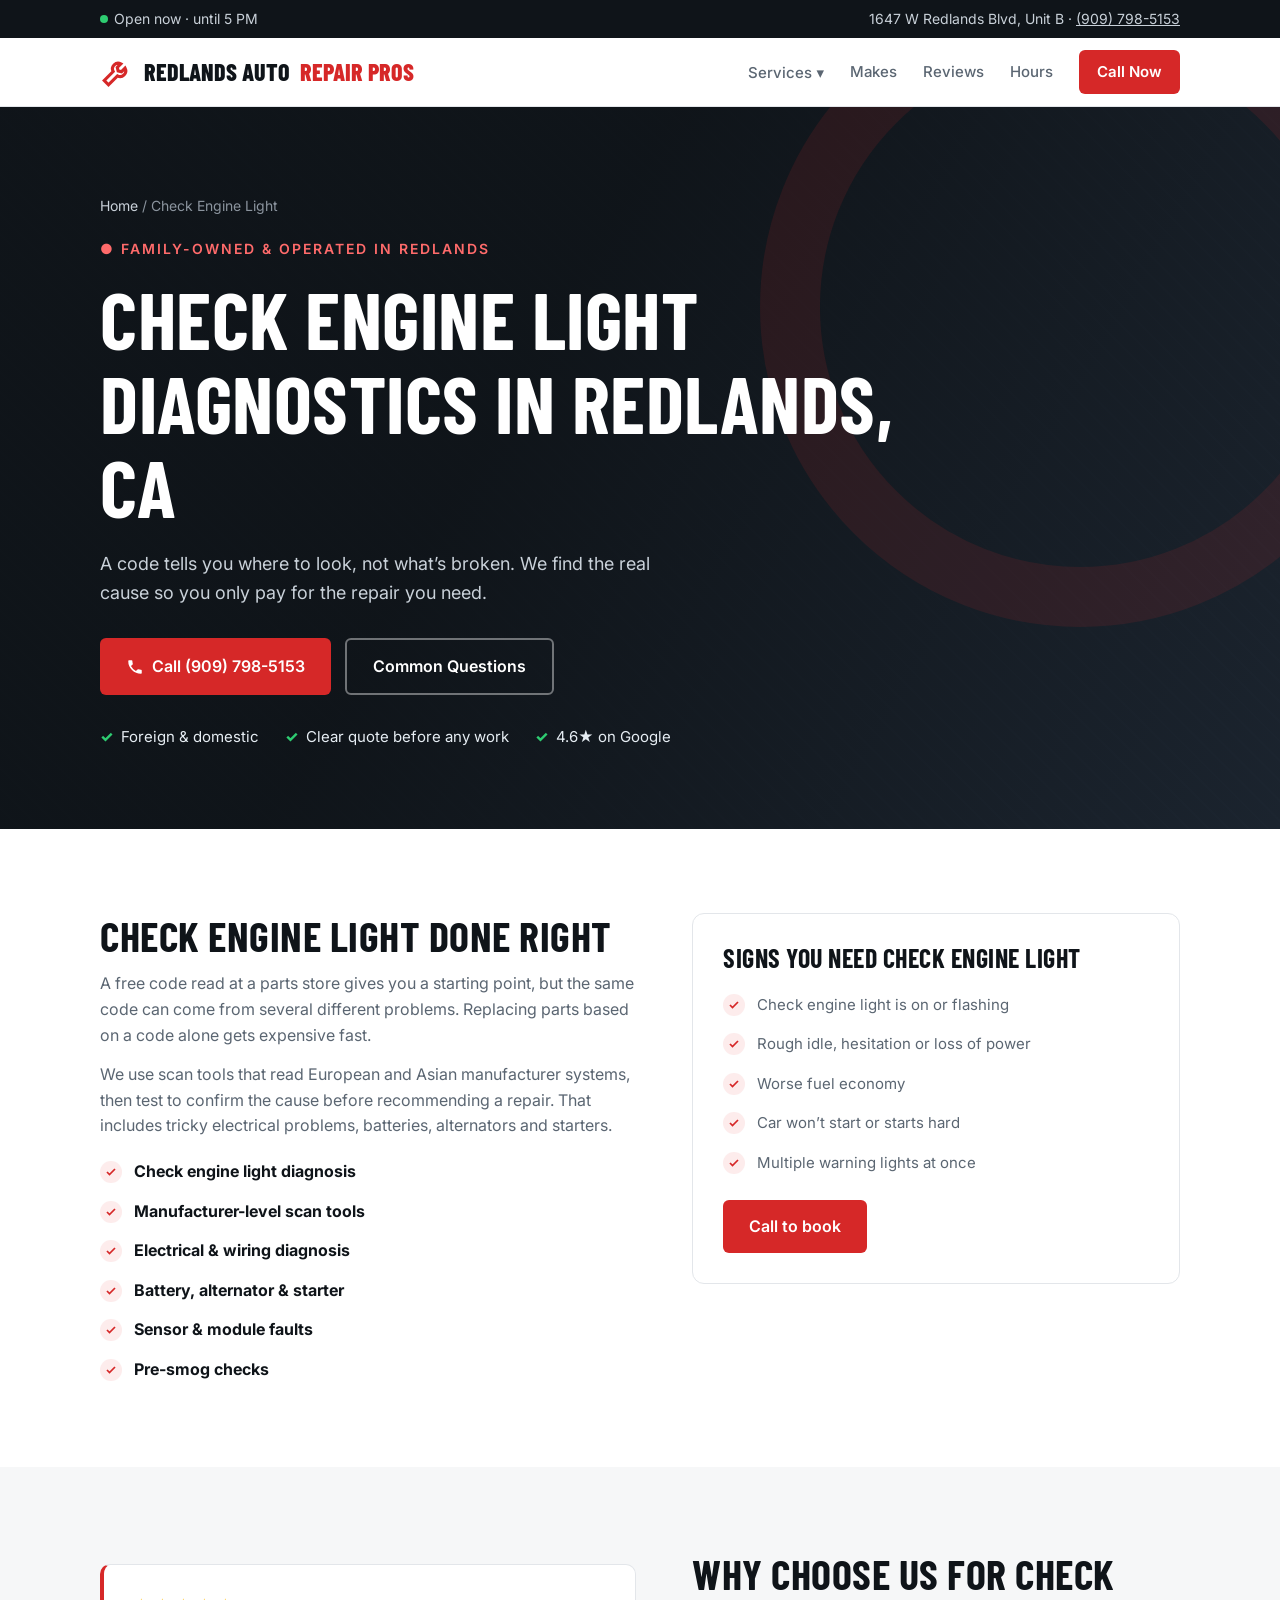
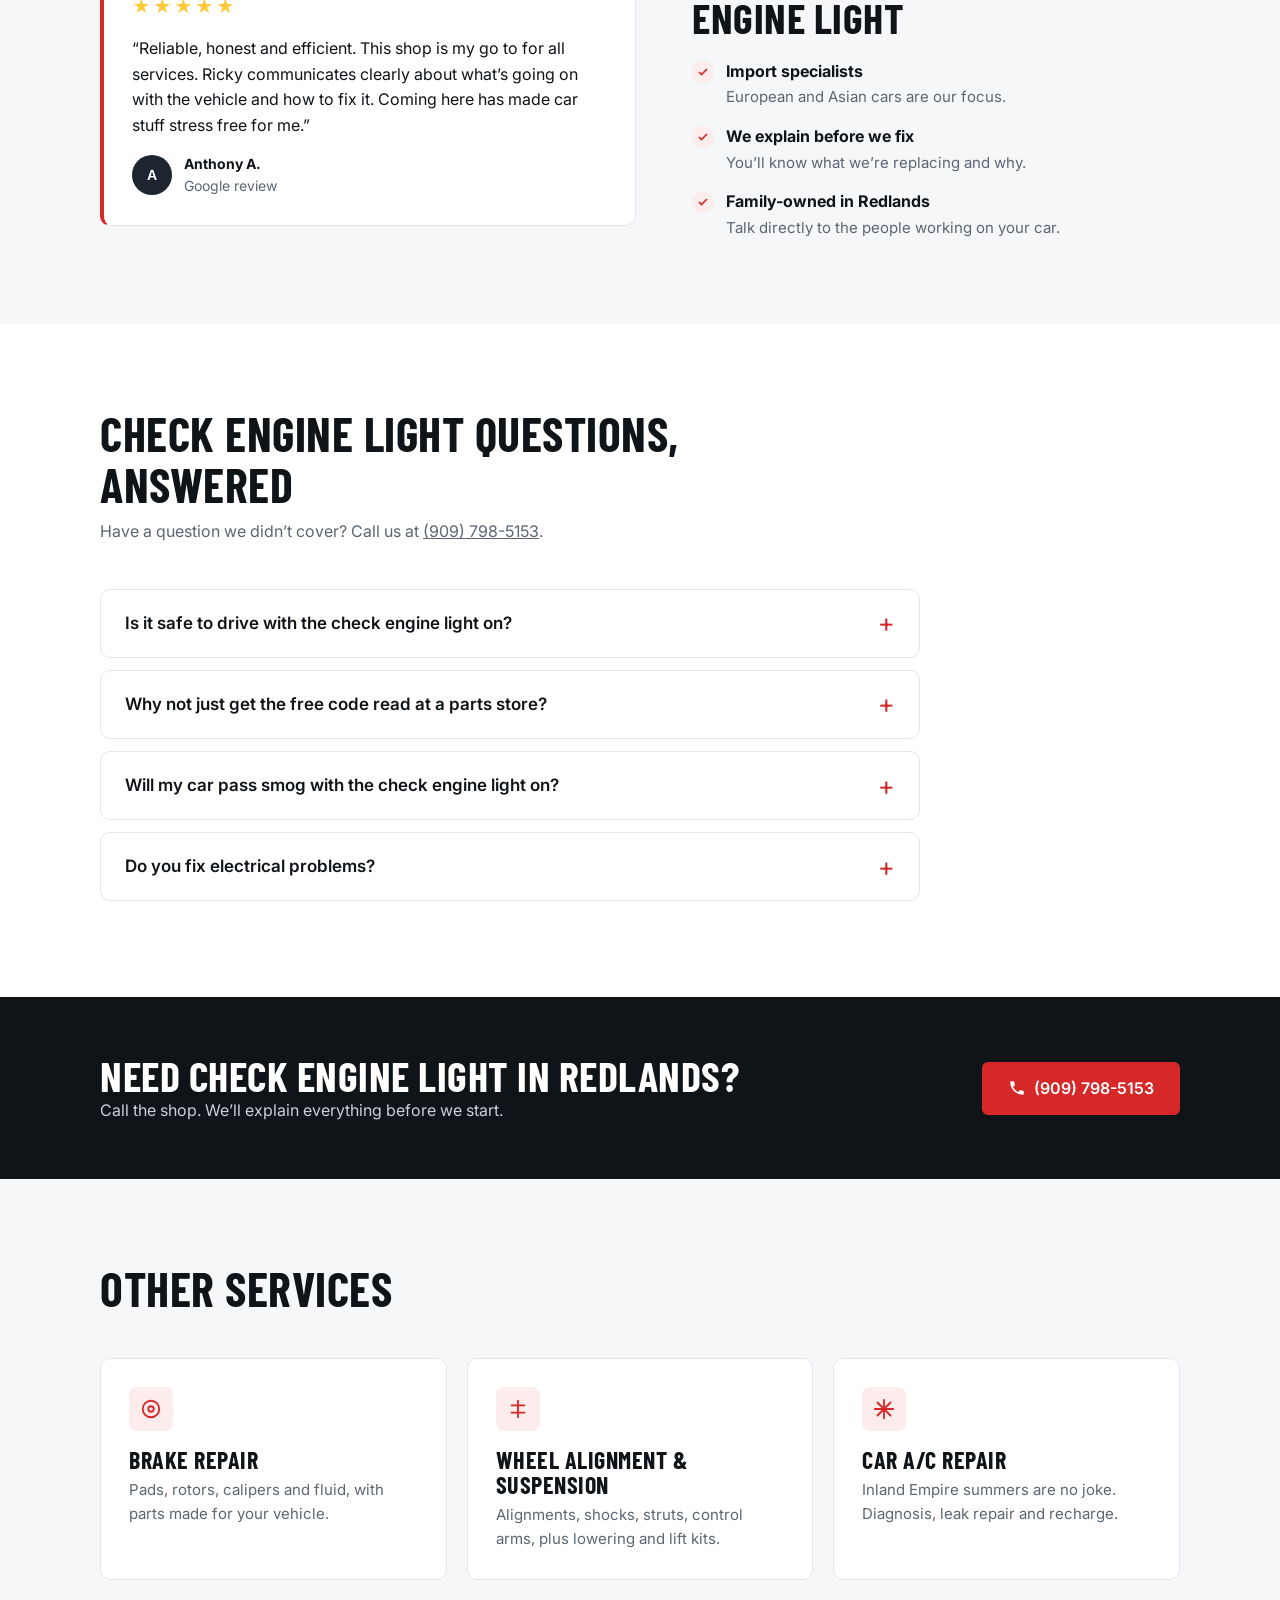
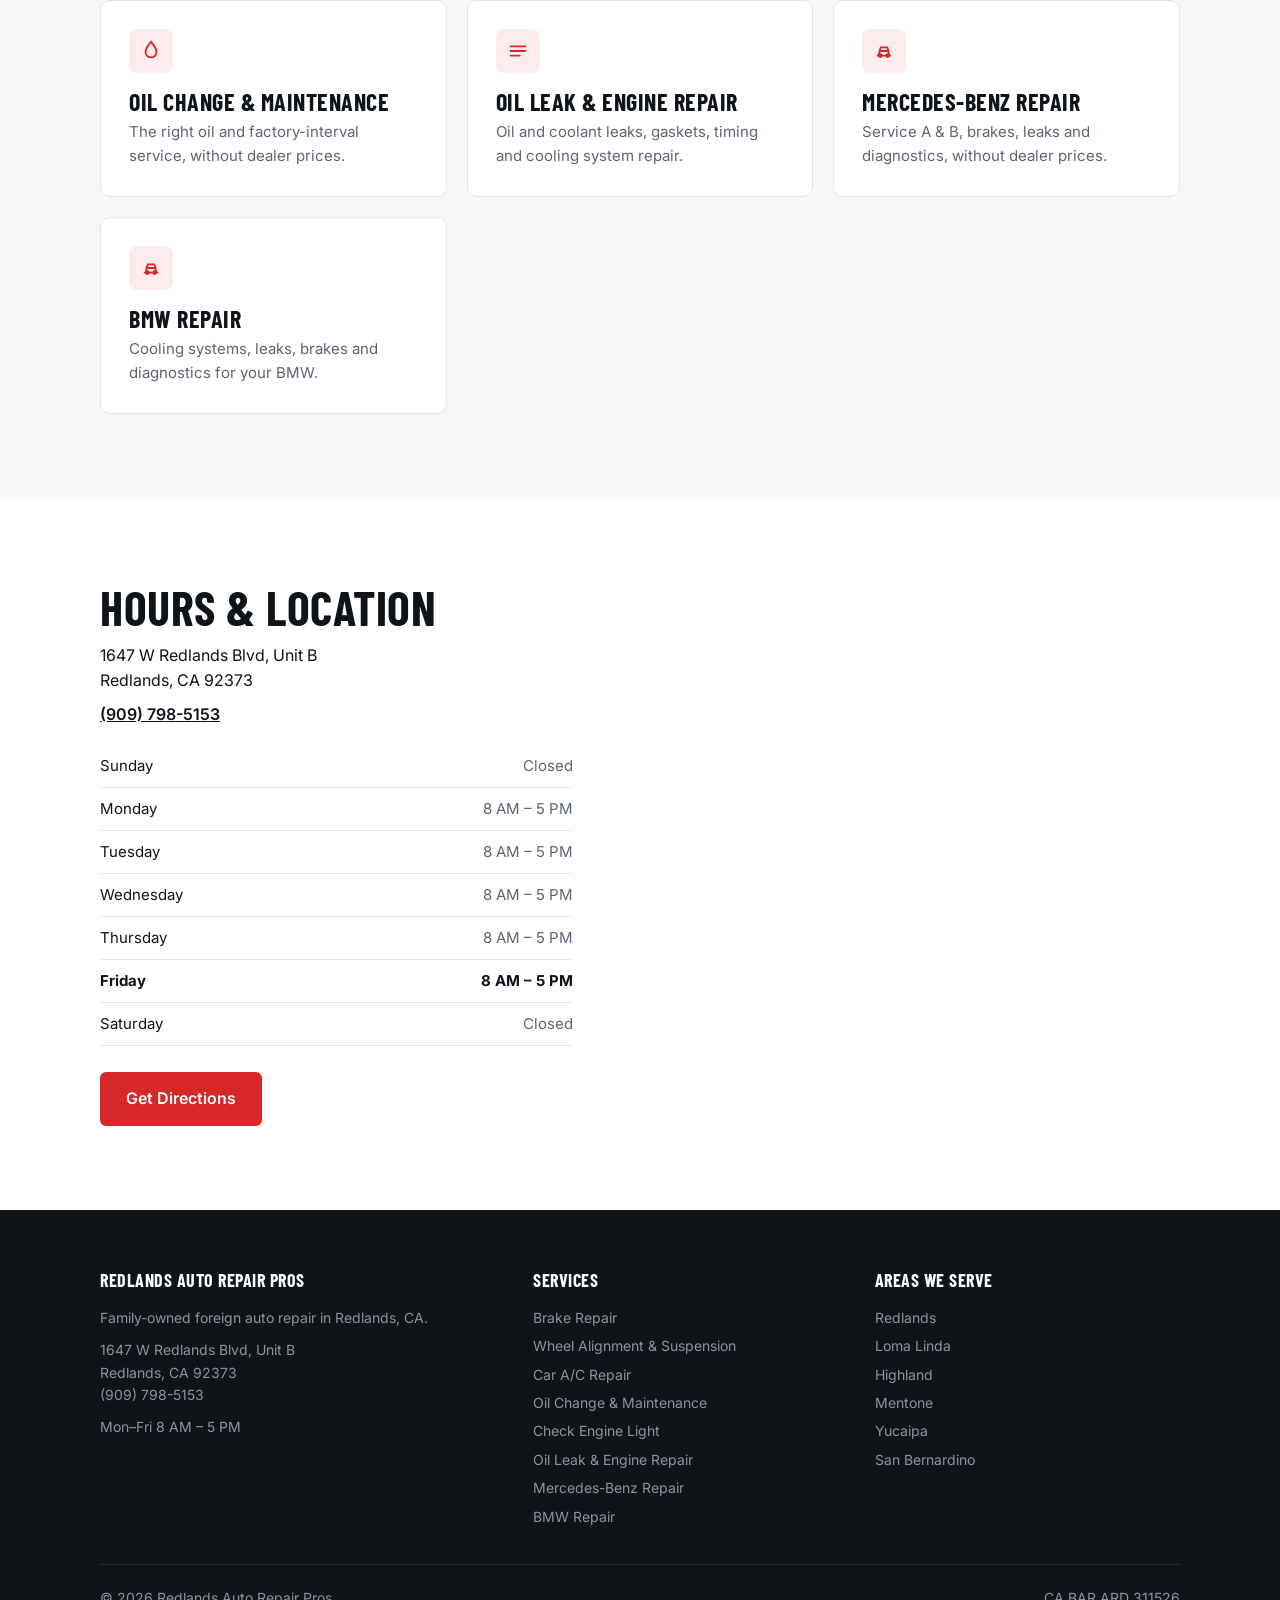
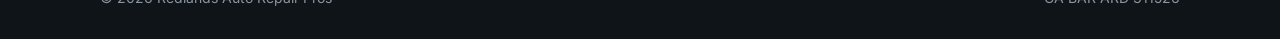
<file: services/check-engine-light/index.html>
<!doctype html>
<html lang="en">
<head>
<meta charset="utf-8">
<meta name="robots" content="noindex, nofollow">
<meta name="viewport" content="width=device-width, initial-scale=1">
<title>Check Engine Light Diagnosis in Redlands, CA | Auto Diagnostics</title>
<meta name="description" content="Check engine light and electrical diagnostics in Redlands, CA. We find the real cause, not just the code, on European and Asian cars. Call (909) 798-5153.">
<link rel="canonical" href="https://www.redlandsautorepairpros.com/services/check-engine-light/">
<meta property="og:title" content="Check Engine Light Diagnosis in Redlands, CA | Auto Diagnostics">
<meta property="og:description" content="Check engine light and electrical diagnostics in Redlands, CA. We find the real cause, not just the code, on European and Asian cars. Call (909) 798-5153.">
<meta property="og:type" content="website">
<link rel="preconnect" href="https://fonts.googleapis.com">
<link href="https://fonts.googleapis.com/css2?family=Barlow+Condensed:wght@600;700;800&family=Inter:wght@400;500;600&display=swap" rel="stylesheet">
<link rel="stylesheet" href="../../assets/styles.css">
<script type="application/ld+json">
{
 "@context": "https://schema.org",
 "@graph": [
  {
   "@type": "AutoRepair",
   "@id": "https://www.redlandsautorepairpros.com/#business",
   "name": "Redlands Auto Repair Pros",
   "url": "https://www.redlandsautorepairpros.com/",
   "telephone": "+1-909-798-5153",
   "address": {
    "@type": "PostalAddress",
    "streetAddress": "1647 W Redlands Blvd, Unit B",
    "addressLocality": "Redlands",
    "addressRegion": "CA",
    "postalCode": "92373",
    "addressCountry": "US"
   },
   "geo": {
    "@type": "GeoCoordinates",
    "latitude": 34.0622092,
    "longitude": -117.2128934
   },
   "openingHoursSpecification": [
    {
     "@type": "OpeningHoursSpecification",
     "dayOfWeek": [
      "Monday",
      "Tuesday",
      "Wednesday",
      "Thursday",
      "Friday"
     ],
     "opens": "08:00",
     "closes": "17:00"
    }
   ],
   "aggregateRating": {
    "@type": "AggregateRating",
    "ratingValue": "4.6",
    "reviewCount": "21"
   },
   "areaServed": [
    "Redlands",
    "Loma Linda",
    "Highland",
    "Mentone",
    "Yucaipa",
    "San Bernardino"
   ],
   "hasMap": "https://www.google.com/maps/place/?q=place_id:ChIJW6JMYhGr3IARP0nQTgP2sfs"
  },
  {
   "@type": "Service",
   "name": "Check Engine Light",
   "serviceType": "Check Engine Light",
   "provider": {
    "@id": "https://www.redlandsautorepairpros.com/#business"
   },
   "areaServed": {
    "@type": "City",
    "name": "Redlands, CA"
   },
   "url": "https://www.redlandsautorepairpros.com/services/check-engine-light/",
   "description": "Check engine light and electrical diagnostics in Redlands, CA. We find the real cause, not just the code, on European and Asian cars. Call (909) 798-5153."
  },
  {
   "@type": "FAQPage",
   "mainEntity": [
    {
     "@type": "Question",
     "name": "Is it safe to drive with the check engine light on?",
     "acceptedAnswer": {
      "@type": "Answer",
      "text": "If it’s solid and the car drives normally, it’s usually safe to drive to the shop soon. If it’s flashing, that often means a misfire that can damage the catalytic converter, so reduce driving and call us."
     }
    },
    {
     "@type": "Question",
     "name": "Why not just get the free code read at a parts store?",
     "acceptedAnswer": {
      "@type": "Answer",
      "text": "The code points to a system, not a specific failed part. We test to find the actual cause so you don’t pay for parts you didn’t need."
     }
    },
    {
     "@type": "Question",
     "name": "Will my car pass smog with the check engine light on?",
     "acceptedAnswer": {
      "@type": "Answer",
      "text": "No. In California, an illuminated check engine light is an automatic smog failure. We can diagnose and fix the cause before your smog check."
     }
    },
    {
     "@type": "Question",
     "name": "Do you fix electrical problems?",
     "acceptedAnswer": {
      "@type": "Answer",
      "text": "Yes. Batteries, alternators, starters, wiring and module faults, including the electrical gremlins European cars are known for."
     }
    }
   ]
  },
  {
   "@type": "BreadcrumbList",
   "itemListElement": [
    {
     "@type": "ListItem",
     "position": 1,
     "name": "Home",
     "item": "https://www.redlandsautorepairpros.com/"
    },
    {
     "@type": "ListItem",
     "position": 2,
     "name": "Check Engine Light",
     "item": "https://www.redlandsautorepairpros.com/services/check-engine-light/"
    }
   ]
  }
 ]
}
</script>
</head>
<body>

<div class="topbar"><div class="wrap">
  <span class="status" id="status"><i class="dot"></i><span>Checking hours…</span></span>
  <span>1647 W Redlands Blvd, Unit B · <a href="tel:+19097985153">(909) 798-5153</a></span>
</div></div>

<header class="nav"><div class="wrap">
  <a href="../../" class="logo"><svg width="34" height="34" viewBox="0 0 24 24" fill="none" stroke="#d62828" stroke-width="2.2" stroke-linecap="round"><path d="M14.7 6.3a4 4 0 0 0-5.4 5.4L3 18l3 3 6.3-6.3a4 4 0 0 0 5.4-5.4l-2.5 2.5-2.4-.6-.6-2.4z"/></svg> Redlands Auto <span>Repair Pros</span></a>
  <nav>
    <div class="dd"><button type="button" aria-haspopup="true">Services ▾</button><div class="dd-menu"><a href="../../services/brake-repair/">Brake Repair</a><a href="../../services/wheel-alignment/">Wheel Alignment & Suspension</a><a href="../../services/car-ac-repair/">Car A/C Repair</a><a href="../../services/oil-change-maintenance/">Oil Change & Maintenance</a><a href="../../services/check-engine-light/">Check Engine Light</a><a href="../../services/oil-leak-engine-repair/">Oil Leak & Engine Repair</a><a href="../../services/mercedes-repair/">Mercedes-Benz Repair</a><a href="../../services/bmw-repair/">BMW Repair</a></div></div>
    <a href="../../#makes">Makes</a><a href="../../#reviews">Reviews</a><a href="../../#contact">Hours</a>
    <a href="tel:+19097985153" class="btn btn-red">Call Now</a>
  </nav>
</div></header>

<section class="hero"><div class="wrap">
  <div class="crumbs"><a href="../../">Home</a> / Check Engine Light</div>
  <span class="eyebrow">● Family-owned &amp; operated in Redlands</span>
  <h1>Check Engine Light Diagnostics in Redlands, CA</h1>
  <p class="lead">A code tells you where to look, not what’s broken. We find the real cause so you only pay for the repair you need.</p>
  <div class="ctas">
    <a href="tel:+19097985153" class="btn btn-red"><svg width="18" height="18" viewBox="0 0 24 24" fill="currentColor"><path d="M6.6 10.8a15.1 15.1 0 0 0 6.6 6.6l2.2-2.2a1 1 0 0 1 1-.25 11.4 11.4 0 0 0 3.6.57 1 1 0 0 1 1 1V20a1 1 0 0 1-1 1A17 17 0 0 1 3 4a1 1 0 0 1 1-1h3.5a1 1 0 0 1 1 1c0 1.25.2 2.45.57 3.57a1 1 0 0 1-.25 1z"/></svg> Call (909) 798-5153</a>
    <a href="#faq" class="btn btn-ghost">Common Questions</a>
  </div>
  <ul class="checks"><li>Foreign &amp; domestic</li><li>Clear quote before any work</li><li>4.6★ on Google</li></ul>
</div></section>

<section><div class="wrap split">
  <div class="prose">
    <h2>Check Engine Light done right</h2>
    <p>A free code read at a parts store gives you a starting point, but the same code can come from several different problems. Replacing parts based on a code alone gets expensive fast.</p><p>We use scan tools that read European and Asian manufacturer systems, then test to confirm the cause before recommending a repair. That includes tricky electrical problems, batteries, alternators and starters.</p>
    <ul class="ticks"><li><div><b>Check engine light diagnosis</b></div></li><li><div><b>Manufacturer-level scan tools</b></div></li><li><div><b>Electrical &amp; wiring diagnosis</b></div></li><li><div><b>Battery, alternator &amp; starter</b></div></li><li><div><b>Sensor &amp; module faults</b></div></li><li><div><b>Pre-smog checks</b></div></li></ul>
  </div>
  <div class="warn">
    <h3>Signs you need check engine light</h3>
    <ul class="ticks"><li><div><span>Check engine light is on or flashing</span></div></li><li><div><span>Rough idle, hesitation or loss of power</span></div></li><li><div><span>Worse fuel economy</span></div></li><li><div><span>Car won’t start or starts hard</span></div></li><li><div><span>Multiple warning lights at once</span></div></li></ul>
    <a href="tel:+19097985153" class="btn btn-red" style="margin-top:24px">Call to book</a>
  </div>
</div></section>

<section class="alt"><div class="wrap split" style="align-items:center">
  <figure class="quote">
      <div class="stars">★★★★★</div>
      <blockquote>“Reliable, honest and efficient. This shop is my go to for all services. Ricky communicates clearly about what’s going on with the vehicle and how to fix it. Coming here has made car stuff stress free for me.”</blockquote>
      <figcaption><span class="av">A</span><span><b>Anthony A.</b>Google review</span></figcaption>
    </figure>
  <div class="prose">
    <h2>Why choose us for check engine light</h2>
    <ul class="ticks">
      <li><div><b>Import specialists</b><span>European and Asian cars are our focus.</span></div></li>
      <li><div><b>We explain before we fix</b><span>You’ll know what we’re replacing and why.</span></div></li>
      <li><div><b>Family-owned in Redlands</b><span>Talk directly to the people working on your car.</span></div></li>
    </ul>
  </div>
</div></section>

<section id="faq"><div class="wrap">
  <div class="sec-head"><h2>Check Engine Light questions, answered</h2><p>Have a question we didn’t cover? Call us at <a href="tel:+19097985153">(909) 798-5153</a>.</p></div>
  <div class="faq"><details><summary>Is it safe to drive with the check engine light on?</summary><p>If it’s solid and the car drives normally, it’s usually safe to drive to the shop soon. If it’s flashing, that often means a misfire that can damage the catalytic converter, so reduce driving and call us.</p></details>
<details><summary>Why not just get the free code read at a parts store?</summary><p>The code points to a system, not a specific failed part. We test to find the actual cause so you don’t pay for parts you didn’t need.</p></details>
<details><summary>Will my car pass smog with the check engine light on?</summary><p>No. In California, an illuminated check engine light is an automatic smog failure. We can diagnose and fix the cause before your smog check.</p></details>
<details><summary>Do you fix electrical problems?</summary><p>Yes. Batteries, alternators, starters, wiring and module faults, including the electrical gremlins European cars are known for.</p></details></div>
</div></section>

<section class="cta" style="padding:56px 0"><div class="wrap">
  <div><h2>Need check engine light in Redlands?</h2><p>Call the shop. We’ll explain everything before we start.</p></div>
  <a href="tel:+19097985153" class="btn btn-red"><svg width="18" height="18" viewBox="0 0 24 24" fill="currentColor"><path d="M6.6 10.8a15.1 15.1 0 0 0 6.6 6.6l2.2-2.2a1 1 0 0 1 1-.25 11.4 11.4 0 0 0 3.6.57 1 1 0 0 1 1 1V20a1 1 0 0 1-1 1A17 17 0 0 1 3 4a1 1 0 0 1 1-1h3.5a1 1 0 0 1 1 1c0 1.25.2 2.45.57 3.57a1 1 0 0 1-.25 1z"/></svg> (909) 798-5153</a>
</div></section>

<section class="alt"><div class="wrap">
  <div class="sec-head"><h2>Other services</h2></div>
  <div class="grid g3">
    <a class="card" href="../../services/brake-repair/"><div class="ic"><svg width="22" height="22" viewBox="0 0 24 24" fill="none" stroke="currentColor" stroke-width="2" stroke-linecap="round"><circle cx="12" cy="12" r="9"/><circle cx="12" cy="12" r="3"/></svg></div><h3>Brake Repair</h3><p>Pads, rotors, calipers and fluid, with parts made for your vehicle.</p></a>
    <a class="card" href="../../services/wheel-alignment/"><div class="ic"><svg width="22" height="22" viewBox="0 0 24 24" fill="none" stroke="currentColor" stroke-width="2" stroke-linecap="round"><path d="M12 3v18M5 8h14M5 16h14"/></svg></div><h3>Wheel Alignment & Suspension</h3><p>Alignments, shocks, struts, control arms, plus lowering and lift kits.</p></a>
    <a class="card" href="../../services/car-ac-repair/"><div class="ic"><svg width="22" height="22" viewBox="0 0 24 24" fill="none" stroke="currentColor" stroke-width="2" stroke-linecap="round"><path d="M12 2v20M4.9 4.9l14.2 14.2M2 12h20M4.9 19.1 19.1 4.9"/></svg></div><h3>Car A/C Repair</h3><p>Inland Empire summers are no joke. Diagnosis, leak repair and recharge.</p></a>
    <a class="card" href="../../services/oil-change-maintenance/"><div class="ic"><svg width="22" height="22" viewBox="0 0 24 24" fill="none" stroke="currentColor" stroke-width="2" stroke-linecap="round"><path d="M12 2c3 4 6 7 6 11a6 6 0 0 1-12 0c0-4 3-7 6-11z"/></svg></div><h3>Oil Change & Maintenance</h3><p>The right oil and factory-interval service, without dealer prices.</p></a>
    <a class="card" href="../../services/oil-leak-engine-repair/"><div class="ic"><svg width="22" height="22" viewBox="0 0 24 24" fill="none" stroke="currentColor" stroke-width="2" stroke-linecap="round"><path d="M4 7h16M4 12h16M4 17h10"/></svg></div><h3>Oil Leak & Engine Repair</h3><p>Oil and coolant leaks, gaskets, timing and cooling system repair.</p></a>
    <a class="card" href="../../services/mercedes-repair/"><div class="ic"><svg width="22" height="22" viewBox="0 0 24 24" fill="none" stroke="currentColor" stroke-width="2" stroke-linecap="round"><path d="M5 17h14M6 17l1.5-5h9L18 17M7 12l1.5-4h7L17 12"/><circle cx="8" cy="17" r="1.5"/><circle cx="16" cy="17" r="1.5"/></svg></div><h3>Mercedes-Benz Repair</h3><p>Service A & B, brakes, leaks and diagnostics, without dealer prices.</p></a>
    <a class="card" href="../../services/bmw-repair/"><div class="ic"><svg width="22" height="22" viewBox="0 0 24 24" fill="none" stroke="currentColor" stroke-width="2" stroke-linecap="round"><path d="M5 17h14M6 17l1.5-5h9L18 17M7 12l1.5-4h7L17 12"/><circle cx="8" cy="17" r="1.5"/><circle cx="16" cy="17" r="1.5"/></svg></div><h3>BMW Repair</h3><p>Cooling systems, leaks, brakes and diagnostics for your BMW.</p></a>
  </div>
</div></section>

<section id="contact"><div class="wrap contact">
  <div class="info">
    <div class="sec-head" style="margin-bottom:10px"><h2>Hours &amp; location</h2></div>
    <p>1647 W Redlands Blvd, Unit B<br>Redlands, CA 92373</p>
    <p><a href="tel:+19097985153">(909) 798-5153</a></p>
    <table class="hours" id="hours"></table>
    <a href="https://www.google.com/maps/dir/?api=1&destination=1647+W+Redlands+Blvd+Unit+B+Redlands+CA+92373" target="_blank" rel="noopener" class="btn btn-red">Get Directions</a>
  </div>
  <iframe class="map" loading="lazy" title="Map to Redlands Auto Repair Pros" src="https://maps.google.com/maps?q=1647+W+Redlands+Blvd+Unit+B,+Redlands,+CA+92373&z=15&output=embed"></iframe>
</div></section>

<footer><div class="wrap">
  <div class="fcols">
    <div>
      <h4>Redlands Auto Repair Pros</h4>
      <p>Family-owned foreign auto repair in Redlands, CA.</p>
      <p style="margin-top:10px">1647 W Redlands Blvd, Unit B<br>Redlands, CA 92373<br><a href="tel:+19097985153">(909) 798-5153</a></p>
      <p style="margin-top:10px">Mon–Fri 8 AM – 5 PM</p>
    </div>
    <div><h4>Services</h4><ul><li><a href="../../services/brake-repair/">Brake Repair</a></li><li><a href="../../services/wheel-alignment/">Wheel Alignment & Suspension</a></li><li><a href="../../services/car-ac-repair/">Car A/C Repair</a></li><li><a href="../../services/oil-change-maintenance/">Oil Change & Maintenance</a></li><li><a href="../../services/check-engine-light/">Check Engine Light</a></li><li><a href="../../services/oil-leak-engine-repair/">Oil Leak & Engine Repair</a></li><li><a href="../../services/mercedes-repair/">Mercedes-Benz Repair</a></li><li><a href="../../services/bmw-repair/">BMW Repair</a></li></ul></div>
    <div><h4>Areas we serve</h4><ul><li>Redlands</li><li>Loma Linda</li><li>Highland</li><li>Mentone</li><li>Yucaipa</li><li>San Bernardino</li></ul></div>
  </div>
  <div class="fbot"><span>© <span class="yr"></span> Redlands Auto Repair Pros</span><span>CA BAR ARD 311526</span></div>
</div></footer>

<div class="callbar"><a href="tel:+19097985153">Call (909) 798-5153</a><a href="../../#contact">Directions</a></div>
<script src="../../assets/site.js"></script>
</body>
</html>
</file>
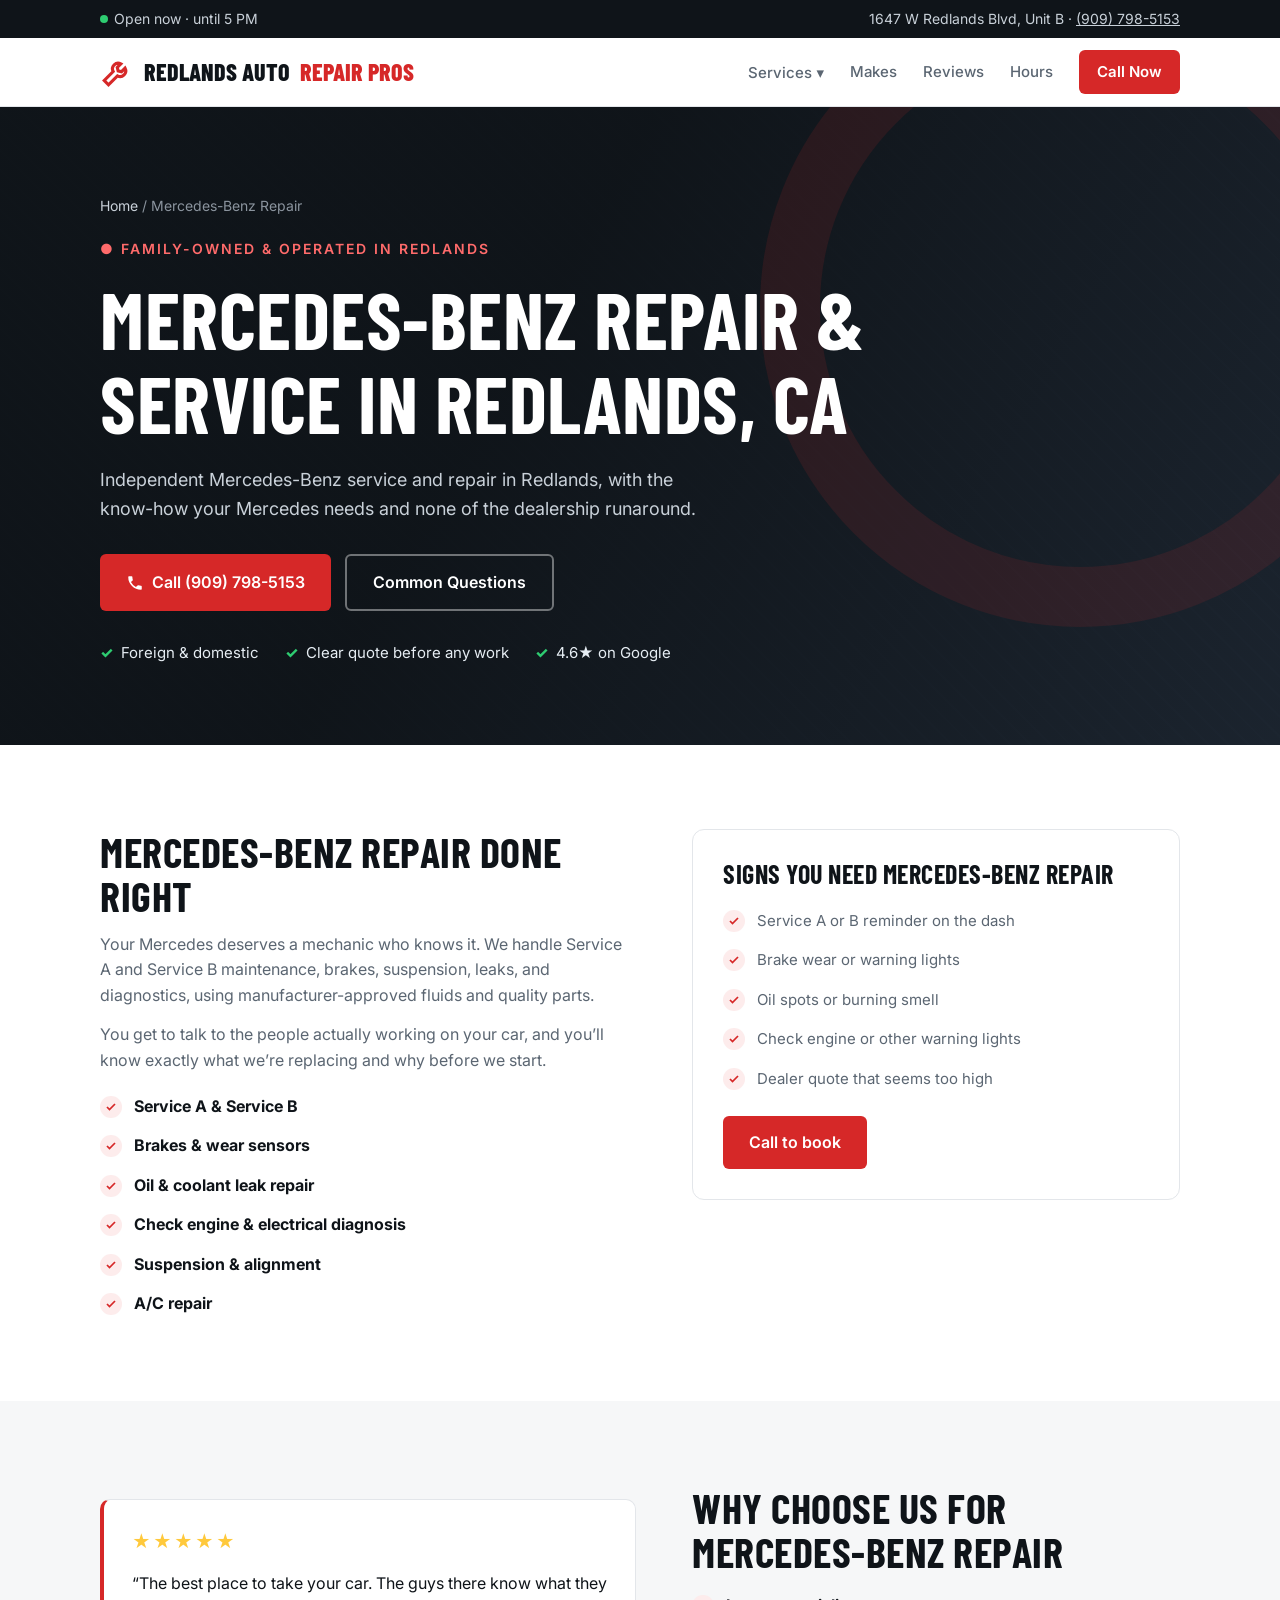
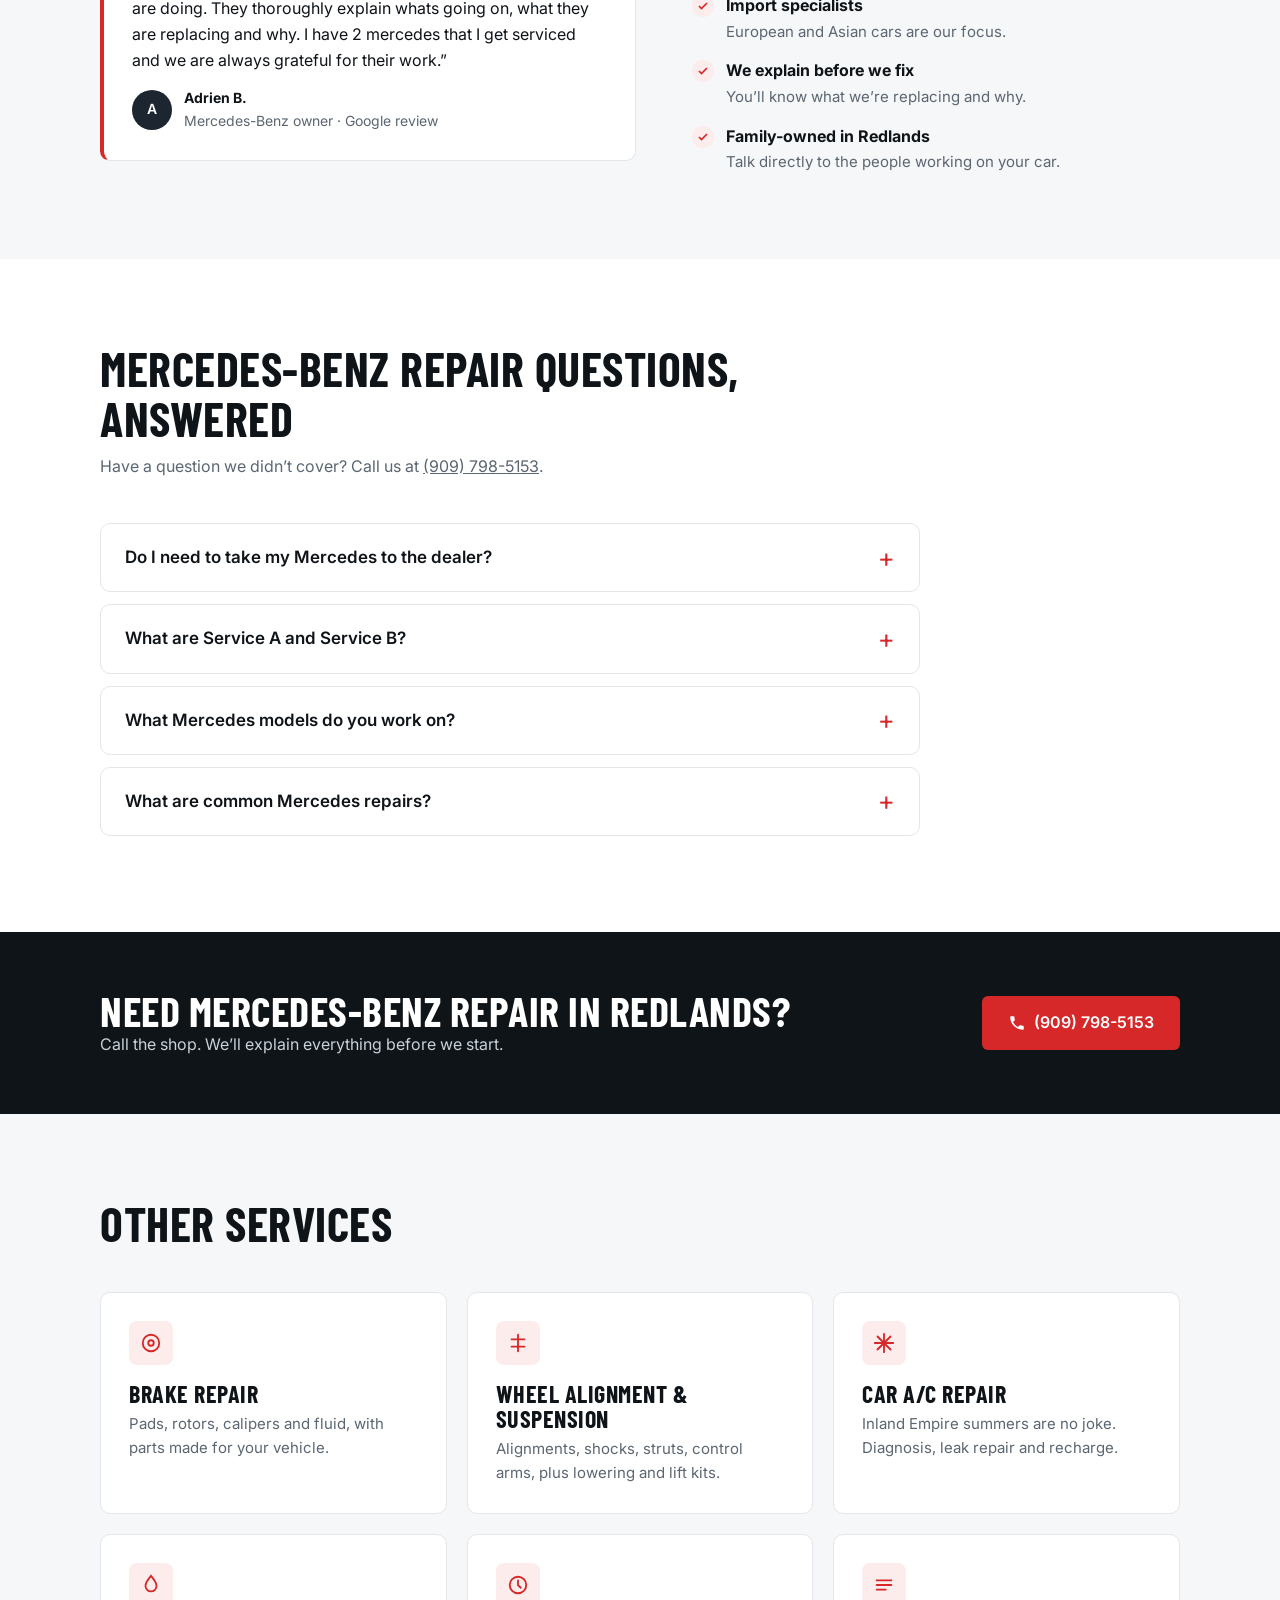
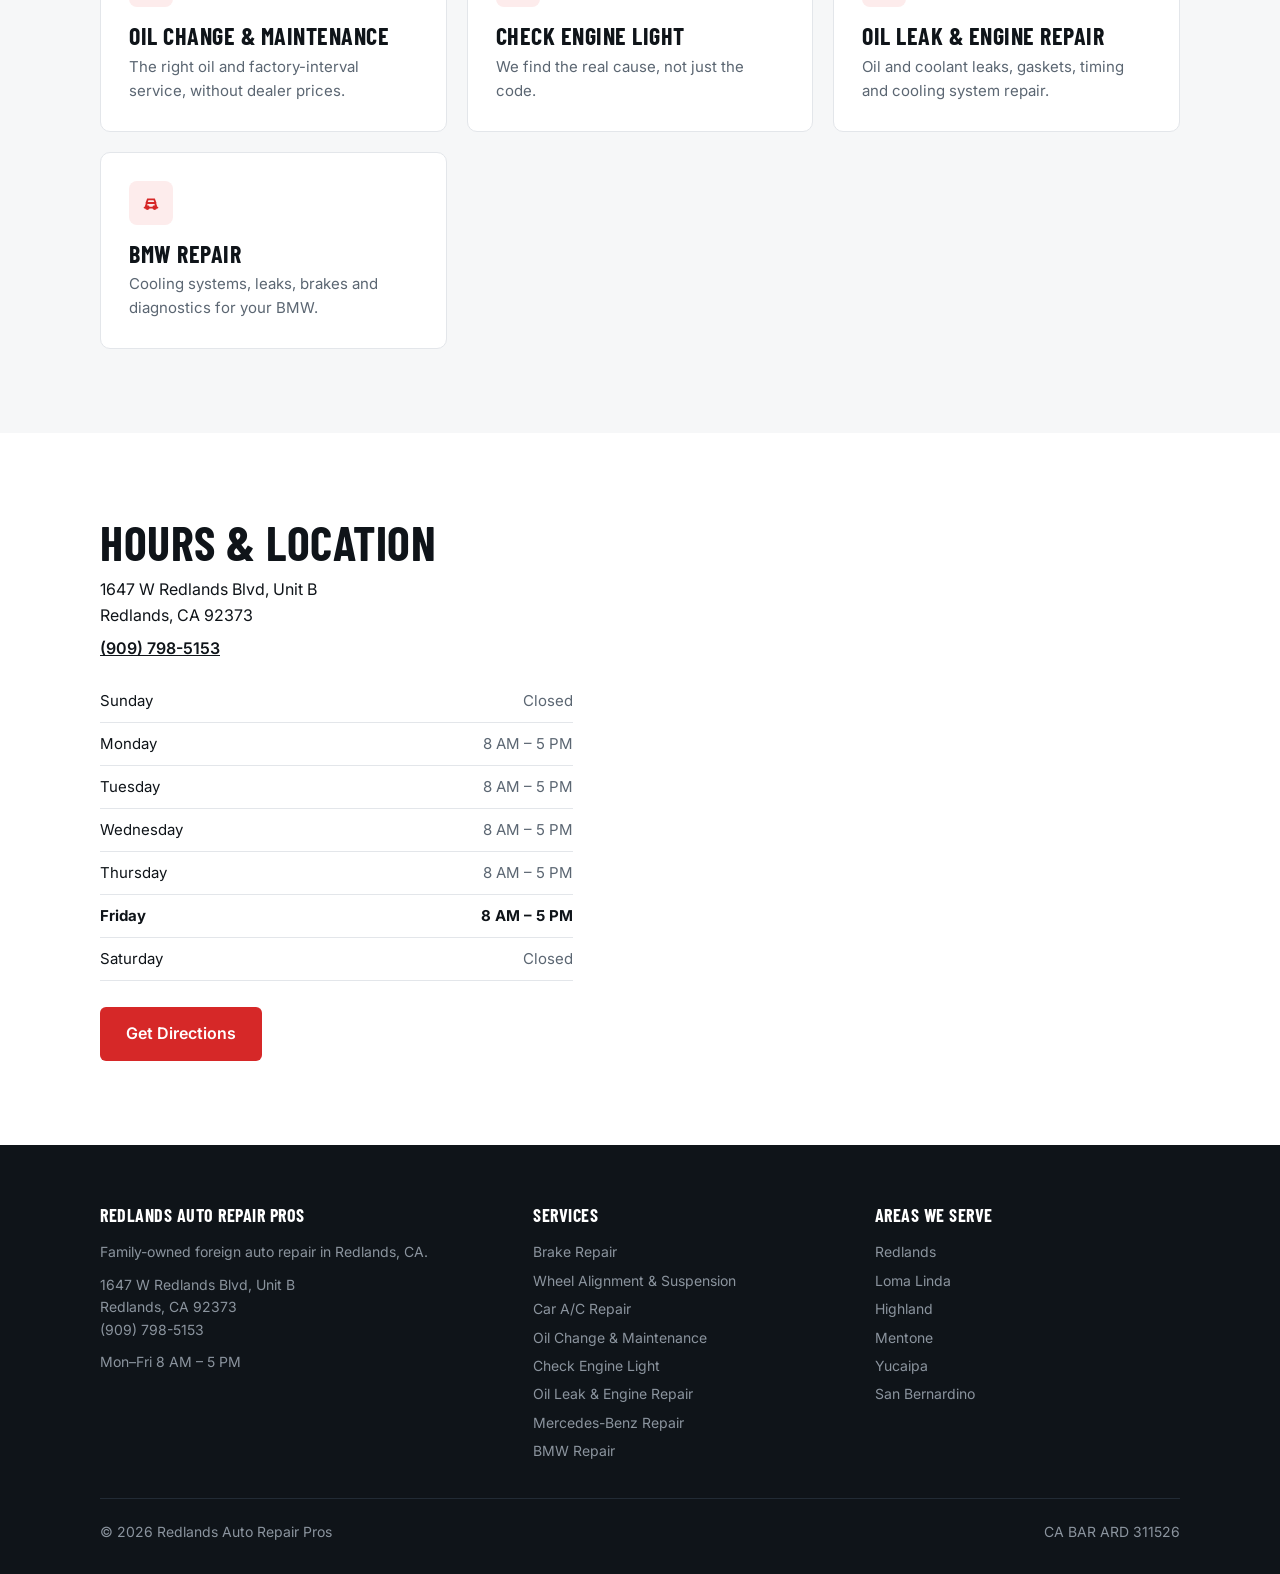
<file: services/mercedes-repair/index.html>
<!doctype html>
<html lang="en">
<head>
<meta charset="utf-8">
<meta name="robots" content="noindex, nofollow">
<meta name="viewport" content="width=device-width, initial-scale=1">
<title>Mercedes Repair in Redlands, CA | Mercedes-Benz Service &amp; Mechanic</title>
<meta name="description" content="Mercedes-Benz repair and service in Redlands, CA. Service A and B, brakes, leaks, diagnostics and electrical from an independent Mercedes mechanic. Call (909) 798-5153.">
<link rel="canonical" href="https://www.redlandsautorepairpros.com/services/mercedes-repair/">
<meta property="og:title" content="Mercedes Repair in Redlands, CA | Mercedes-Benz Service &amp; Mechanic">
<meta property="og:description" content="Mercedes-Benz repair and service in Redlands, CA. Service A and B, brakes, leaks, diagnostics and electrical from an independent Mercedes mechanic. Call (909) 798-5153.">
<meta property="og:type" content="website">
<link rel="preconnect" href="https://fonts.googleapis.com">
<link href="https://fonts.googleapis.com/css2?family=Barlow+Condensed:wght@600;700;800&family=Inter:wght@400;500;600&display=swap" rel="stylesheet">
<link rel="stylesheet" href="../../assets/styles.css">
<script type="application/ld+json">
{
 "@context": "https://schema.org",
 "@graph": [
  {
   "@type": "AutoRepair",
   "@id": "https://www.redlandsautorepairpros.com/#business",
   "name": "Redlands Auto Repair Pros",
   "url": "https://www.redlandsautorepairpros.com/",
   "telephone": "+1-909-798-5153",
   "address": {
    "@type": "PostalAddress",
    "streetAddress": "1647 W Redlands Blvd, Unit B",
    "addressLocality": "Redlands",
    "addressRegion": "CA",
    "postalCode": "92373",
    "addressCountry": "US"
   },
   "geo": {
    "@type": "GeoCoordinates",
    "latitude": 34.0622092,
    "longitude": -117.2128934
   },
   "openingHoursSpecification": [
    {
     "@type": "OpeningHoursSpecification",
     "dayOfWeek": [
      "Monday",
      "Tuesday",
      "Wednesday",
      "Thursday",
      "Friday"
     ],
     "opens": "08:00",
     "closes": "17:00"
    }
   ],
   "aggregateRating": {
    "@type": "AggregateRating",
    "ratingValue": "4.6",
    "reviewCount": "21"
   },
   "areaServed": [
    "Redlands",
    "Loma Linda",
    "Highland",
    "Mentone",
    "Yucaipa",
    "San Bernardino"
   ],
   "hasMap": "https://www.google.com/maps/place/?q=place_id:ChIJW6JMYhGr3IARP0nQTgP2sfs"
  },
  {
   "@type": "Service",
   "name": "Mercedes-Benz Repair",
   "serviceType": "Mercedes-Benz Repair",
   "provider": {
    "@id": "https://www.redlandsautorepairpros.com/#business"
   },
   "areaServed": {
    "@type": "City",
    "name": "Redlands, CA"
   },
   "url": "https://www.redlandsautorepairpros.com/services/mercedes-repair/",
   "description": "Mercedes-Benz repair and service in Redlands, CA. Service A and B, brakes, leaks, diagnostics and electrical from an independent Mercedes mechanic. Call (909) 798-5153."
  },
  {
   "@type": "FAQPage",
   "mainEntity": [
    {
     "@type": "Question",
     "name": "Do I need to take my Mercedes to the dealer?",
     "acceptedAnswer": {
      "@type": "Answer",
      "text": "No. You can have your Mercedes maintained and repaired at an independent shop without affecting your warranty, as long as factory schedules and correct parts and fluids are used."
     }
    },
    {
     "@type": "Question",
     "name": "What are Service A and Service B?",
     "acceptedAnswer": {
      "@type": "Answer",
      "text": "They’re Mercedes-Benz’s alternating maintenance visits. Service A is a smaller service built around an oil change and inspection; Service B adds more items like a cabin filter and brake fluid. Your dash tells you which one is due."
     }
    },
    {
     "@type": "Question",
     "name": "What Mercedes models do you work on?",
     "acceptedAnswer": {
      "@type": "Answer",
      "text": "Sedans, coupes and SUVs. Give us a call with your model and the issue, and we’ll let you know how we can help."
     }
    },
    {
     "@type": "Question",
     "name": "What are common Mercedes repairs?",
     "acceptedAnswer": {
      "@type": "Answer",
      "text": "Oil leaks from aging gaskets, brake pads and sensors, suspension wear and electrical faults are some of the most common. We’ll tell you what’s urgent and what can wait."
     }
    }
   ]
  },
  {
   "@type": "BreadcrumbList",
   "itemListElement": [
    {
     "@type": "ListItem",
     "position": 1,
     "name": "Home",
     "item": "https://www.redlandsautorepairpros.com/"
    },
    {
     "@type": "ListItem",
     "position": 2,
     "name": "Mercedes-Benz Repair",
     "item": "https://www.redlandsautorepairpros.com/services/mercedes-repair/"
    }
   ]
  }
 ]
}
</script>
</head>
<body>

<div class="topbar"><div class="wrap">
  <span class="status" id="status"><i class="dot"></i><span>Checking hours…</span></span>
  <span>1647 W Redlands Blvd, Unit B · <a href="tel:+19097985153">(909) 798-5153</a></span>
</div></div>

<header class="nav"><div class="wrap">
  <a href="../../" class="logo"><svg width="34" height="34" viewBox="0 0 24 24" fill="none" stroke="#d62828" stroke-width="2.2" stroke-linecap="round"><path d="M14.7 6.3a4 4 0 0 0-5.4 5.4L3 18l3 3 6.3-6.3a4 4 0 0 0 5.4-5.4l-2.5 2.5-2.4-.6-.6-2.4z"/></svg> Redlands Auto <span>Repair Pros</span></a>
  <nav>
    <div class="dd"><button type="button" aria-haspopup="true">Services ▾</button><div class="dd-menu"><a href="../../services/brake-repair/">Brake Repair</a><a href="../../services/wheel-alignment/">Wheel Alignment & Suspension</a><a href="../../services/car-ac-repair/">Car A/C Repair</a><a href="../../services/oil-change-maintenance/">Oil Change & Maintenance</a><a href="../../services/check-engine-light/">Check Engine Light</a><a href="../../services/oil-leak-engine-repair/">Oil Leak & Engine Repair</a><a href="../../services/mercedes-repair/">Mercedes-Benz Repair</a><a href="../../services/bmw-repair/">BMW Repair</a></div></div>
    <a href="../../#makes">Makes</a><a href="../../#reviews">Reviews</a><a href="../../#contact">Hours</a>
    <a href="tel:+19097985153" class="btn btn-red">Call Now</a>
  </nav>
</div></header>

<section class="hero"><div class="wrap">
  <div class="crumbs"><a href="../../">Home</a> / Mercedes-Benz Repair</div>
  <span class="eyebrow">● Family-owned &amp; operated in Redlands</span>
  <h1>Mercedes-Benz Repair &amp; Service in Redlands, CA</h1>
  <p class="lead">Independent Mercedes-Benz service and repair in Redlands, with the know-how your Mercedes needs and none of the dealership runaround.</p>
  <div class="ctas">
    <a href="tel:+19097985153" class="btn btn-red"><svg width="18" height="18" viewBox="0 0 24 24" fill="currentColor"><path d="M6.6 10.8a15.1 15.1 0 0 0 6.6 6.6l2.2-2.2a1 1 0 0 1 1-.25 11.4 11.4 0 0 0 3.6.57 1 1 0 0 1 1 1V20a1 1 0 0 1-1 1A17 17 0 0 1 3 4a1 1 0 0 1 1-1h3.5a1 1 0 0 1 1 1c0 1.25.2 2.45.57 3.57a1 1 0 0 1-.25 1z"/></svg> Call (909) 798-5153</a>
    <a href="#faq" class="btn btn-ghost">Common Questions</a>
  </div>
  <ul class="checks"><li>Foreign &amp; domestic</li><li>Clear quote before any work</li><li>4.6★ on Google</li></ul>
</div></section>

<section><div class="wrap split">
  <div class="prose">
    <h2>Mercedes-Benz Repair done right</h2>
    <p>Your Mercedes deserves a mechanic who knows it. We handle Service A and Service B maintenance, brakes, suspension, leaks, and diagnostics, using manufacturer-approved fluids and quality parts.</p><p>You get to talk to the people actually working on your car, and you’ll know exactly what we’re replacing and why before we start.</p>
    <ul class="ticks"><li><div><b>Service A &amp; Service B</b></div></li><li><div><b>Brakes &amp; wear sensors</b></div></li><li><div><b>Oil &amp; coolant leak repair</b></div></li><li><div><b>Check engine &amp; electrical diagnosis</b></div></li><li><div><b>Suspension &amp; alignment</b></div></li><li><div><b>A/C repair</b></div></li></ul>
  </div>
  <div class="warn">
    <h3>Signs you need mercedes-benz repair</h3>
    <ul class="ticks"><li><div><span>Service A or B reminder on the dash</span></div></li><li><div><span>Brake wear or warning lights</span></div></li><li><div><span>Oil spots or burning smell</span></div></li><li><div><span>Check engine or other warning lights</span></div></li><li><div><span>Dealer quote that seems too high</span></div></li></ul>
    <a href="tel:+19097985153" class="btn btn-red" style="margin-top:24px">Call to book</a>
  </div>
</div></section>

<section class="alt"><div class="wrap split" style="align-items:center">
  <figure class="quote">
      <div class="stars">★★★★★</div>
      <blockquote>“The best place to take your car. The guys there know what they are doing. They thoroughly explain whats going on, what they are replacing and why. I have 2 mercedes that I get serviced and we are always grateful for their work.”</blockquote>
      <figcaption><span class="av">A</span><span><b>Adrien B.</b>Mercedes-Benz owner · Google review</span></figcaption>
    </figure>
  <div class="prose">
    <h2>Why choose us for mercedes-benz repair</h2>
    <ul class="ticks">
      <li><div><b>Import specialists</b><span>European and Asian cars are our focus.</span></div></li>
      <li><div><b>We explain before we fix</b><span>You’ll know what we’re replacing and why.</span></div></li>
      <li><div><b>Family-owned in Redlands</b><span>Talk directly to the people working on your car.</span></div></li>
    </ul>
  </div>
</div></section>

<section id="faq"><div class="wrap">
  <div class="sec-head"><h2>Mercedes-Benz Repair questions, answered</h2><p>Have a question we didn’t cover? Call us at <a href="tel:+19097985153">(909) 798-5153</a>.</p></div>
  <div class="faq"><details><summary>Do I need to take my Mercedes to the dealer?</summary><p>No. You can have your Mercedes maintained and repaired at an independent shop without affecting your warranty, as long as factory schedules and correct parts and fluids are used.</p></details>
<details><summary>What are Service A and Service B?</summary><p>They’re Mercedes-Benz’s alternating maintenance visits. Service A is a smaller service built around an oil change and inspection; Service B adds more items like a cabin filter and brake fluid. Your dash tells you which one is due.</p></details>
<details><summary>What Mercedes models do you work on?</summary><p>Sedans, coupes and SUVs. Give us a call with your model and the issue, and we’ll let you know how we can help.</p></details>
<details><summary>What are common Mercedes repairs?</summary><p>Oil leaks from aging gaskets, brake pads and sensors, suspension wear and electrical faults are some of the most common. We’ll tell you what’s urgent and what can wait.</p></details></div>
</div></section>

<section class="cta" style="padding:56px 0"><div class="wrap">
  <div><h2>Need mercedes-benz repair in Redlands?</h2><p>Call the shop. We’ll explain everything before we start.</p></div>
  <a href="tel:+19097985153" class="btn btn-red"><svg width="18" height="18" viewBox="0 0 24 24" fill="currentColor"><path d="M6.6 10.8a15.1 15.1 0 0 0 6.6 6.6l2.2-2.2a1 1 0 0 1 1-.25 11.4 11.4 0 0 0 3.6.57 1 1 0 0 1 1 1V20a1 1 0 0 1-1 1A17 17 0 0 1 3 4a1 1 0 0 1 1-1h3.5a1 1 0 0 1 1 1c0 1.25.2 2.45.57 3.57a1 1 0 0 1-.25 1z"/></svg> (909) 798-5153</a>
</div></section>

<section class="alt"><div class="wrap">
  <div class="sec-head"><h2>Other services</h2></div>
  <div class="grid g3">
    <a class="card" href="../../services/brake-repair/"><div class="ic"><svg width="22" height="22" viewBox="0 0 24 24" fill="none" stroke="currentColor" stroke-width="2" stroke-linecap="round"><circle cx="12" cy="12" r="9"/><circle cx="12" cy="12" r="3"/></svg></div><h3>Brake Repair</h3><p>Pads, rotors, calipers and fluid, with parts made for your vehicle.</p></a>
    <a class="card" href="../../services/wheel-alignment/"><div class="ic"><svg width="22" height="22" viewBox="0 0 24 24" fill="none" stroke="currentColor" stroke-width="2" stroke-linecap="round"><path d="M12 3v18M5 8h14M5 16h14"/></svg></div><h3>Wheel Alignment & Suspension</h3><p>Alignments, shocks, struts, control arms, plus lowering and lift kits.</p></a>
    <a class="card" href="../../services/car-ac-repair/"><div class="ic"><svg width="22" height="22" viewBox="0 0 24 24" fill="none" stroke="currentColor" stroke-width="2" stroke-linecap="round"><path d="M12 2v20M4.9 4.9l14.2 14.2M2 12h20M4.9 19.1 19.1 4.9"/></svg></div><h3>Car A/C Repair</h3><p>Inland Empire summers are no joke. Diagnosis, leak repair and recharge.</p></a>
    <a class="card" href="../../services/oil-change-maintenance/"><div class="ic"><svg width="22" height="22" viewBox="0 0 24 24" fill="none" stroke="currentColor" stroke-width="2" stroke-linecap="round"><path d="M12 2c3 4 6 7 6 11a6 6 0 0 1-12 0c0-4 3-7 6-11z"/></svg></div><h3>Oil Change & Maintenance</h3><p>The right oil and factory-interval service, without dealer prices.</p></a>
    <a class="card" href="../../services/check-engine-light/"><div class="ic"><svg width="22" height="22" viewBox="0 0 24 24" fill="none" stroke="currentColor" stroke-width="2" stroke-linecap="round"><circle cx="12" cy="12" r="9"/><path d="M12 7v5l3 3"/></svg></div><h3>Check Engine Light</h3><p>We find the real cause, not just the code.</p></a>
    <a class="card" href="../../services/oil-leak-engine-repair/"><div class="ic"><svg width="22" height="22" viewBox="0 0 24 24" fill="none" stroke="currentColor" stroke-width="2" stroke-linecap="round"><path d="M4 7h16M4 12h16M4 17h10"/></svg></div><h3>Oil Leak & Engine Repair</h3><p>Oil and coolant leaks, gaskets, timing and cooling system repair.</p></a>
    <a class="card" href="../../services/bmw-repair/"><div class="ic"><svg width="22" height="22" viewBox="0 0 24 24" fill="none" stroke="currentColor" stroke-width="2" stroke-linecap="round"><path d="M5 17h14M6 17l1.5-5h9L18 17M7 12l1.5-4h7L17 12"/><circle cx="8" cy="17" r="1.5"/><circle cx="16" cy="17" r="1.5"/></svg></div><h3>BMW Repair</h3><p>Cooling systems, leaks, brakes and diagnostics for your BMW.</p></a>
  </div>
</div></section>

<section id="contact"><div class="wrap contact">
  <div class="info">
    <div class="sec-head" style="margin-bottom:10px"><h2>Hours &amp; location</h2></div>
    <p>1647 W Redlands Blvd, Unit B<br>Redlands, CA 92373</p>
    <p><a href="tel:+19097985153">(909) 798-5153</a></p>
    <table class="hours" id="hours"></table>
    <a href="https://www.google.com/maps/dir/?api=1&destination=1647+W+Redlands+Blvd+Unit+B+Redlands+CA+92373" target="_blank" rel="noopener" class="btn btn-red">Get Directions</a>
  </div>
  <iframe class="map" loading="lazy" title="Map to Redlands Auto Repair Pros" src="https://maps.google.com/maps?q=1647+W+Redlands+Blvd+Unit+B,+Redlands,+CA+92373&z=15&output=embed"></iframe>
</div></section>

<footer><div class="wrap">
  <div class="fcols">
    <div>
      <h4>Redlands Auto Repair Pros</h4>
      <p>Family-owned foreign auto repair in Redlands, CA.</p>
      <p style="margin-top:10px">1647 W Redlands Blvd, Unit B<br>Redlands, CA 92373<br><a href="tel:+19097985153">(909) 798-5153</a></p>
      <p style="margin-top:10px">Mon–Fri 8 AM – 5 PM</p>
    </div>
    <div><h4>Services</h4><ul><li><a href="../../services/brake-repair/">Brake Repair</a></li><li><a href="../../services/wheel-alignment/">Wheel Alignment & Suspension</a></li><li><a href="../../services/car-ac-repair/">Car A/C Repair</a></li><li><a href="../../services/oil-change-maintenance/">Oil Change & Maintenance</a></li><li><a href="../../services/check-engine-light/">Check Engine Light</a></li><li><a href="../../services/oil-leak-engine-repair/">Oil Leak & Engine Repair</a></li><li><a href="../../services/mercedes-repair/">Mercedes-Benz Repair</a></li><li><a href="../../services/bmw-repair/">BMW Repair</a></li></ul></div>
    <div><h4>Areas we serve</h4><ul><li>Redlands</li><li>Loma Linda</li><li>Highland</li><li>Mentone</li><li>Yucaipa</li><li>San Bernardino</li></ul></div>
  </div>
  <div class="fbot"><span>© <span class="yr"></span> Redlands Auto Repair Pros</span><span>CA BAR ARD 311526</span></div>
</div></footer>

<div class="callbar"><a href="tel:+19097985153">Call (909) 798-5153</a><a href="../../#contact">Directions</a></div>
<script src="../../assets/site.js"></script>
</body>
</html>
</file>
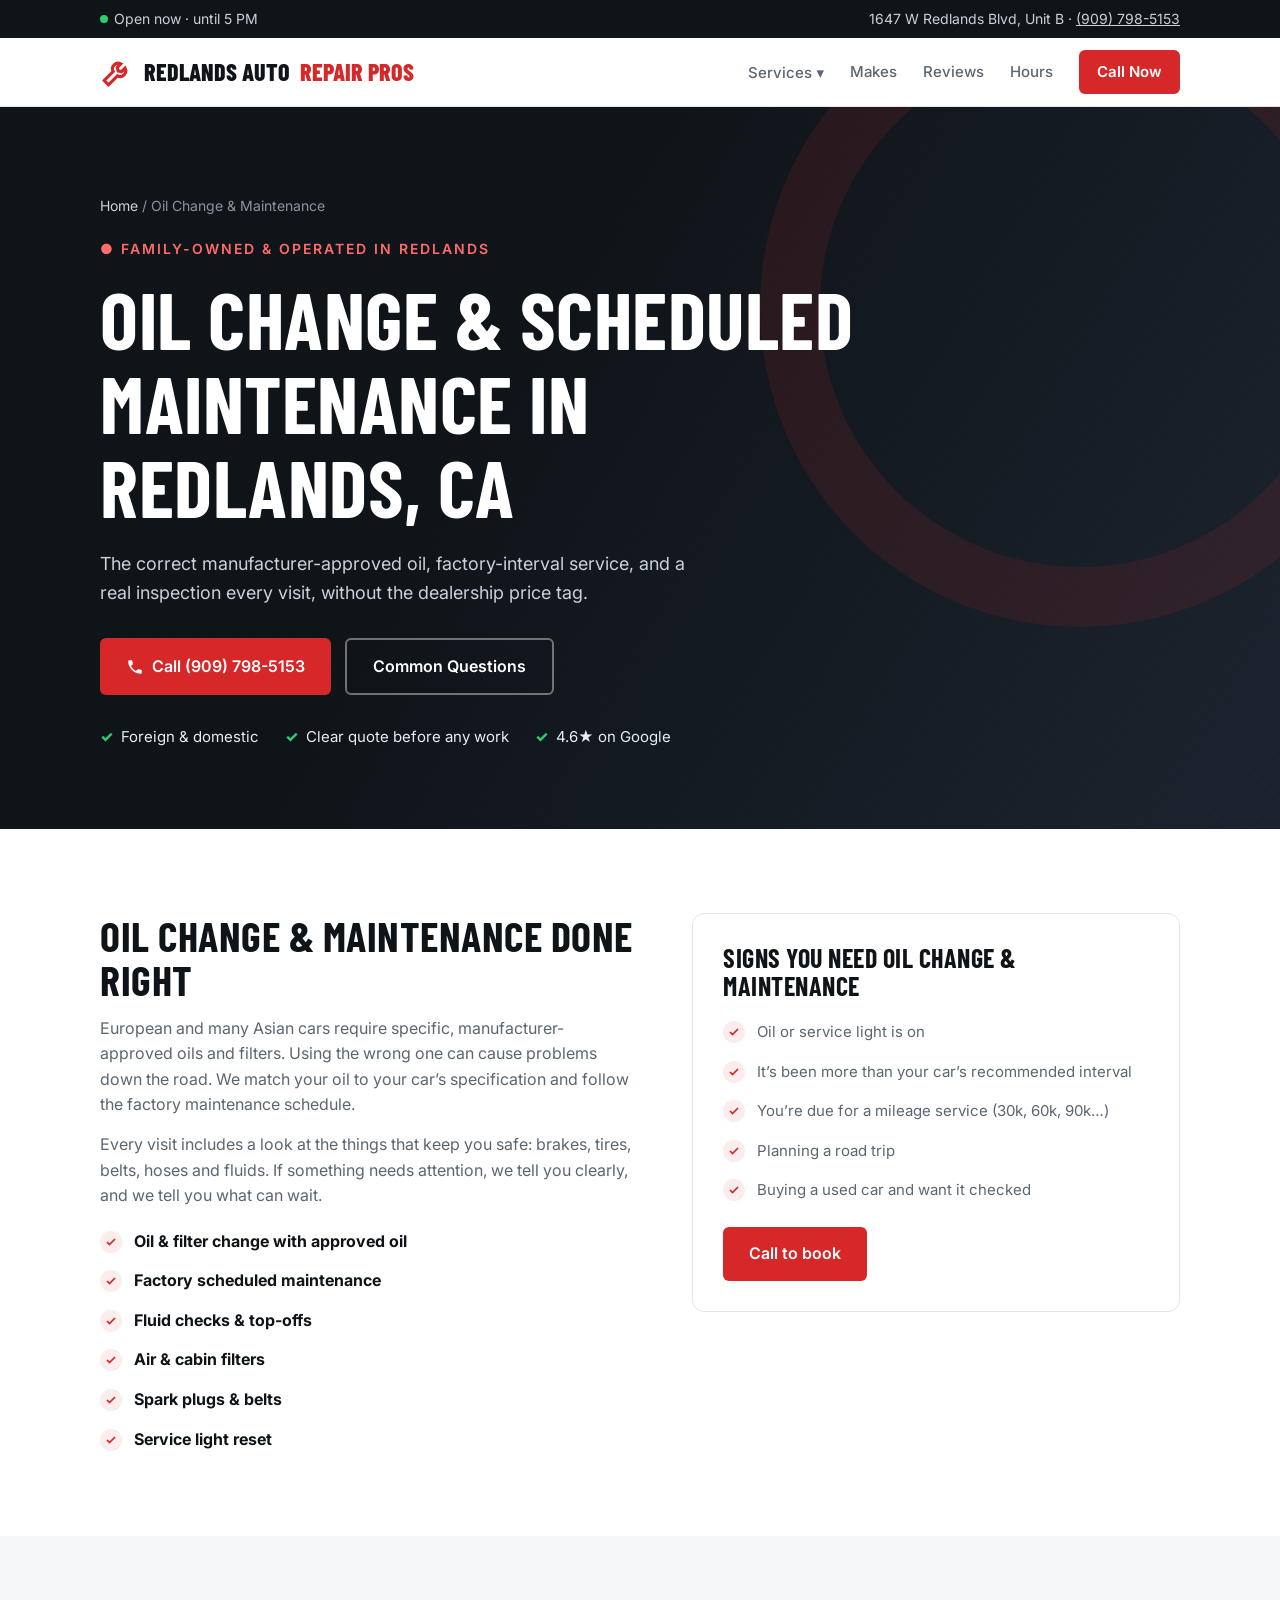
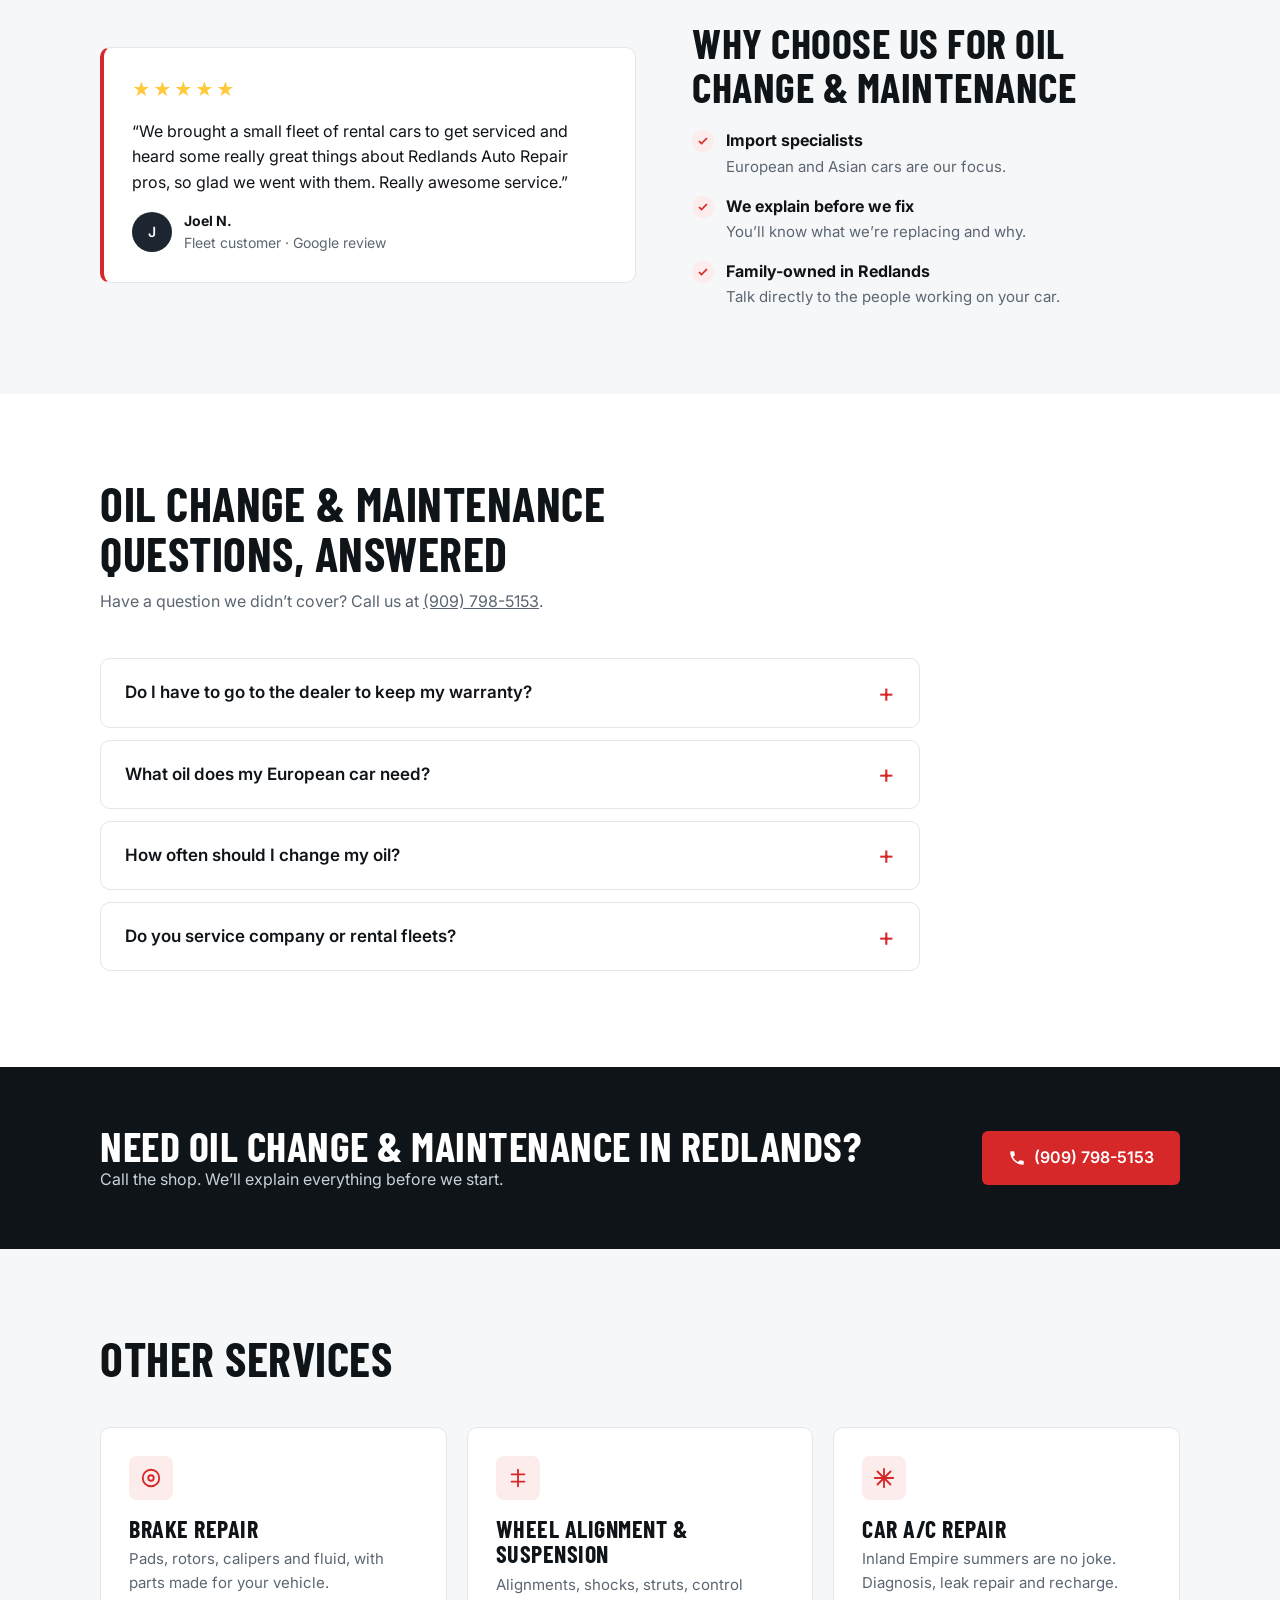
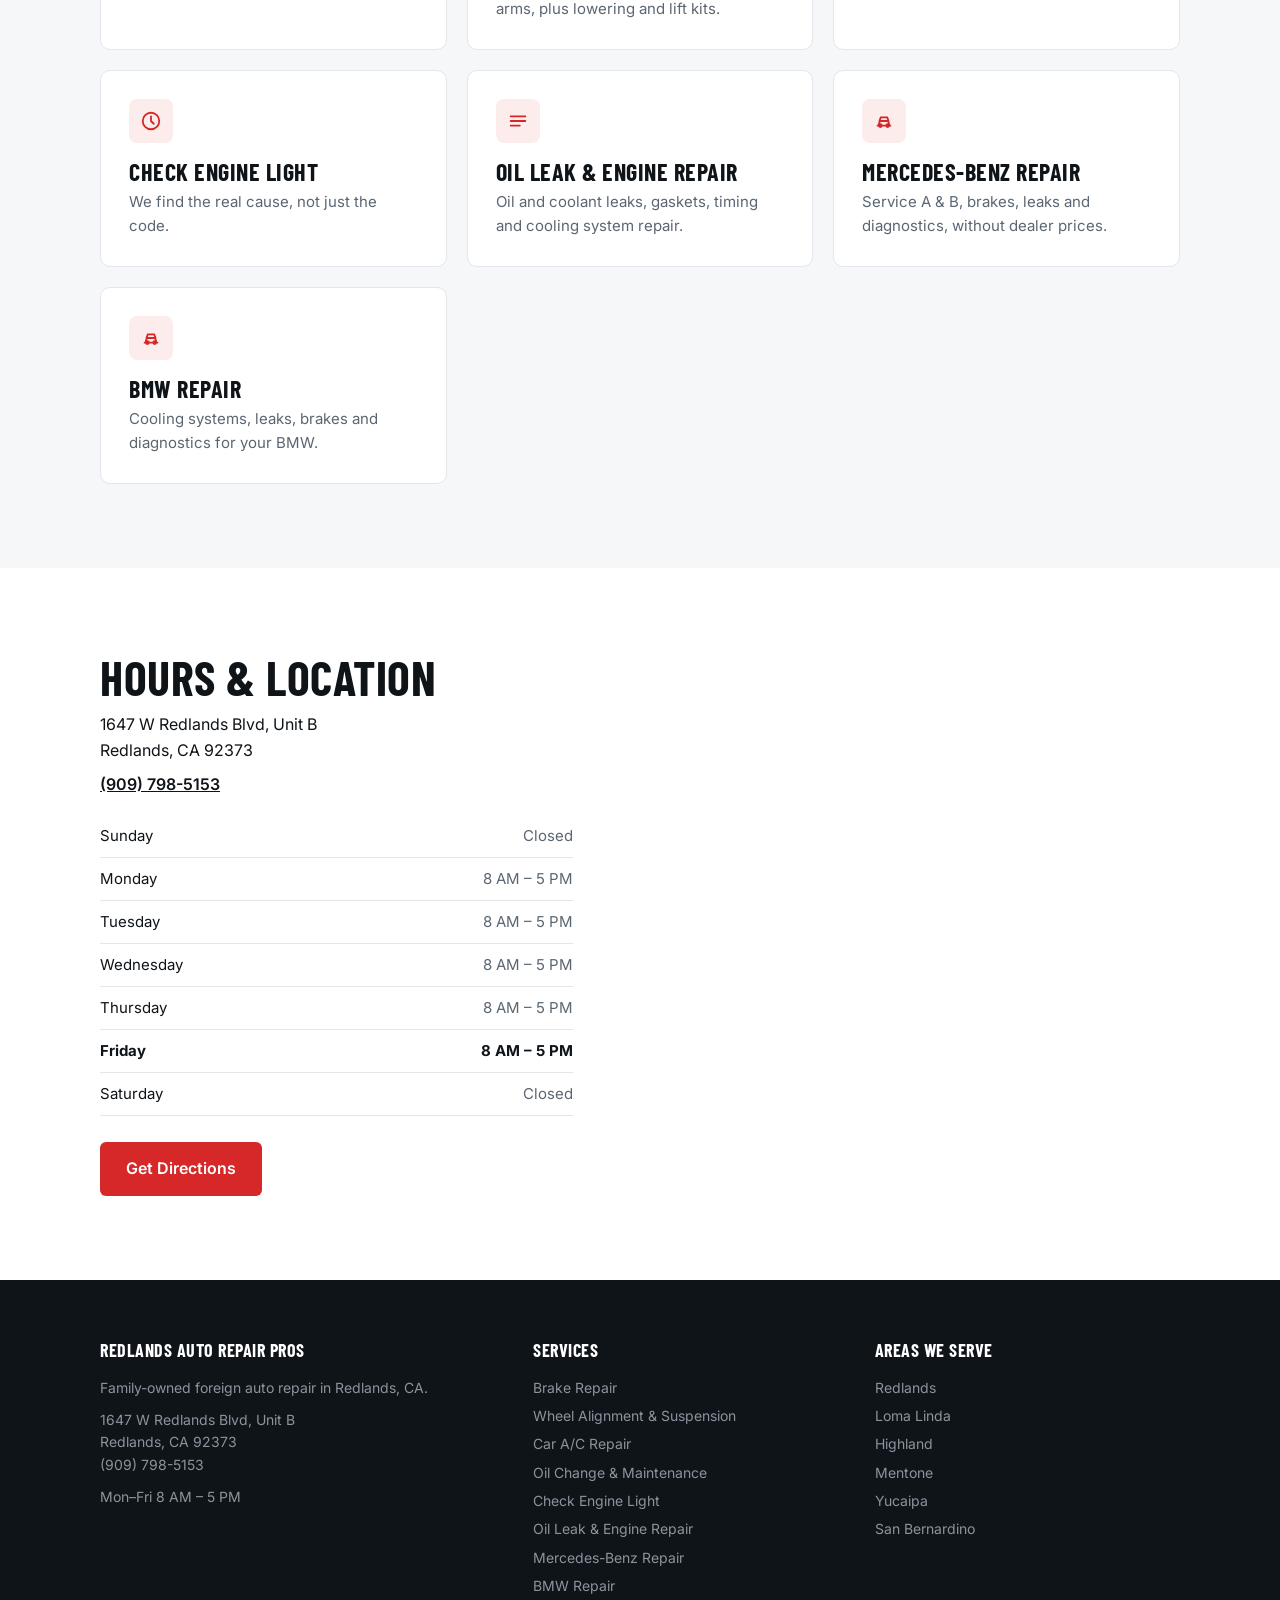
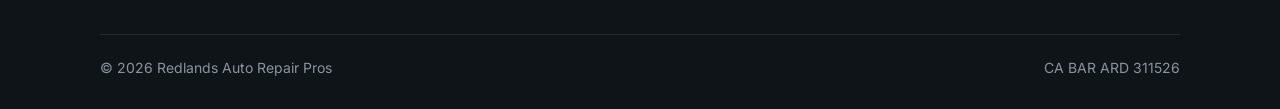
<file: services/oil-change-maintenance/index.html>
<!doctype html>
<html lang="en">
<head>
<meta charset="utf-8">
<meta name="robots" content="noindex, nofollow">
<meta name="viewport" content="width=device-width, initial-scale=1">
<title>Oil Change in Redlands, CA | Scheduled Maintenance for Imports</title>
<meta name="description" content="Oil changes and factory scheduled maintenance in Redlands, CA, with the correct manufacturer-approved oil for European and Asian cars. Fleet service available. Call (909) 798-5153.">
<link rel="canonical" href="https://www.redlandsautorepairpros.com/services/oil-change-maintenance/">
<meta property="og:title" content="Oil Change in Redlands, CA | Scheduled Maintenance for Imports">
<meta property="og:description" content="Oil changes and factory scheduled maintenance in Redlands, CA, with the correct manufacturer-approved oil for European and Asian cars. Fleet service available. Call (909) 798-5153.">
<meta property="og:type" content="website">
<link rel="preconnect" href="https://fonts.googleapis.com">
<link href="https://fonts.googleapis.com/css2?family=Barlow+Condensed:wght@600;700;800&family=Inter:wght@400;500;600&display=swap" rel="stylesheet">
<link rel="stylesheet" href="../../assets/styles.css">
<script type="application/ld+json">
{
 "@context": "https://schema.org",
 "@graph": [
  {
   "@type": "AutoRepair",
   "@id": "https://www.redlandsautorepairpros.com/#business",
   "name": "Redlands Auto Repair Pros",
   "url": "https://www.redlandsautorepairpros.com/",
   "telephone": "+1-909-798-5153",
   "address": {
    "@type": "PostalAddress",
    "streetAddress": "1647 W Redlands Blvd, Unit B",
    "addressLocality": "Redlands",
    "addressRegion": "CA",
    "postalCode": "92373",
    "addressCountry": "US"
   },
   "geo": {
    "@type": "GeoCoordinates",
    "latitude": 34.0622092,
    "longitude": -117.2128934
   },
   "openingHoursSpecification": [
    {
     "@type": "OpeningHoursSpecification",
     "dayOfWeek": [
      "Monday",
      "Tuesday",
      "Wednesday",
      "Thursday",
      "Friday"
     ],
     "opens": "08:00",
     "closes": "17:00"
    }
   ],
   "aggregateRating": {
    "@type": "AggregateRating",
    "ratingValue": "4.6",
    "reviewCount": "21"
   },
   "areaServed": [
    "Redlands",
    "Loma Linda",
    "Highland",
    "Mentone",
    "Yucaipa",
    "San Bernardino"
   ],
   "hasMap": "https://www.google.com/maps/place/?q=place_id:ChIJW6JMYhGr3IARP0nQTgP2sfs"
  },
  {
   "@type": "Service",
   "name": "Oil Change & Maintenance",
   "serviceType": "Oil Change & Maintenance",
   "provider": {
    "@id": "https://www.redlandsautorepairpros.com/#business"
   },
   "areaServed": {
    "@type": "City",
    "name": "Redlands, CA"
   },
   "url": "https://www.redlandsautorepairpros.com/services/oil-change-maintenance/",
   "description": "Oil changes and factory scheduled maintenance in Redlands, CA, with the correct manufacturer-approved oil for European and Asian cars. Fleet service available. Call (909) 798-5153."
  },
  {
   "@type": "FAQPage",
   "mainEntity": [
    {
     "@type": "Question",
     "name": "Do I have to go to the dealer to keep my warranty?",
     "acceptedAnswer": {
      "@type": "Answer",
      "text": "No. Under the federal Magnuson-Moss Warranty Act, you can have maintenance done at an independent shop without voiding your warranty, as long as it’s done to the manufacturer’s schedule with the right parts and fluids. Keep your receipts; we document every service."
     }
    },
    {
     "@type": "Question",
     "name": "What oil does my European car need?",
     "acceptedAnswer": {
      "@type": "Answer",
      "text": "Most European cars require oil that carries the manufacturer’s approval, such as BMW Longlife, Mercedes-Benz 229-series or VW 502/504 specs. We look up the exact spec for your car and use oil that meets it."
     }
    },
    {
     "@type": "Question",
     "name": "How often should I change my oil?",
     "acceptedAnswer": {
      "@type": "Answer",
      "text": "Follow your car’s maintenance schedule or service indicator. Hot Inland Empire summers and lots of short trips count as severe driving for many manufacturers, which can mean shorter intervals."
     }
    },
    {
     "@type": "Question",
     "name": "Do you service company or rental fleets?",
     "acceptedAnswer": {
      "@type": "Answer",
      "text": "Yes. We’ve serviced rental fleets and can work with your business to keep vehicles on schedule. Give us a call to set it up."
     }
    }
   ]
  },
  {
   "@type": "BreadcrumbList",
   "itemListElement": [
    {
     "@type": "ListItem",
     "position": 1,
     "name": "Home",
     "item": "https://www.redlandsautorepairpros.com/"
    },
    {
     "@type": "ListItem",
     "position": 2,
     "name": "Oil Change & Maintenance",
     "item": "https://www.redlandsautorepairpros.com/services/oil-change-maintenance/"
    }
   ]
  }
 ]
}
</script>
</head>
<body>

<div class="topbar"><div class="wrap">
  <span class="status" id="status"><i class="dot"></i><span>Checking hours…</span></span>
  <span>1647 W Redlands Blvd, Unit B · <a href="tel:+19097985153">(909) 798-5153</a></span>
</div></div>

<header class="nav"><div class="wrap">
  <a href="../../" class="logo"><svg width="34" height="34" viewBox="0 0 24 24" fill="none" stroke="#d62828" stroke-width="2.2" stroke-linecap="round"><path d="M14.7 6.3a4 4 0 0 0-5.4 5.4L3 18l3 3 6.3-6.3a4 4 0 0 0 5.4-5.4l-2.5 2.5-2.4-.6-.6-2.4z"/></svg> Redlands Auto <span>Repair Pros</span></a>
  <nav>
    <div class="dd"><button type="button" aria-haspopup="true">Services ▾</button><div class="dd-menu"><a href="../../services/brake-repair/">Brake Repair</a><a href="../../services/wheel-alignment/">Wheel Alignment & Suspension</a><a href="../../services/car-ac-repair/">Car A/C Repair</a><a href="../../services/oil-change-maintenance/">Oil Change & Maintenance</a><a href="../../services/check-engine-light/">Check Engine Light</a><a href="../../services/oil-leak-engine-repair/">Oil Leak & Engine Repair</a><a href="../../services/mercedes-repair/">Mercedes-Benz Repair</a><a href="../../services/bmw-repair/">BMW Repair</a></div></div>
    <a href="../../#makes">Makes</a><a href="../../#reviews">Reviews</a><a href="../../#contact">Hours</a>
    <a href="tel:+19097985153" class="btn btn-red">Call Now</a>
  </nav>
</div></header>

<section class="hero"><div class="wrap">
  <div class="crumbs"><a href="../../">Home</a> / Oil Change & Maintenance</div>
  <span class="eyebrow">● Family-owned &amp; operated in Redlands</span>
  <h1>Oil Change &amp; Scheduled Maintenance in Redlands, CA</h1>
  <p class="lead">The correct manufacturer-approved oil, factory-interval service, and a real inspection every visit, without the dealership price tag.</p>
  <div class="ctas">
    <a href="tel:+19097985153" class="btn btn-red"><svg width="18" height="18" viewBox="0 0 24 24" fill="currentColor"><path d="M6.6 10.8a15.1 15.1 0 0 0 6.6 6.6l2.2-2.2a1 1 0 0 1 1-.25 11.4 11.4 0 0 0 3.6.57 1 1 0 0 1 1 1V20a1 1 0 0 1-1 1A17 17 0 0 1 3 4a1 1 0 0 1 1-1h3.5a1 1 0 0 1 1 1c0 1.25.2 2.45.57 3.57a1 1 0 0 1-.25 1z"/></svg> Call (909) 798-5153</a>
    <a href="#faq" class="btn btn-ghost">Common Questions</a>
  </div>
  <ul class="checks"><li>Foreign &amp; domestic</li><li>Clear quote before any work</li><li>4.6★ on Google</li></ul>
</div></section>

<section><div class="wrap split">
  <div class="prose">
    <h2>Oil Change & Maintenance done right</h2>
    <p>European and many Asian cars require specific, manufacturer-approved oils and filters. Using the wrong one can cause problems down the road. We match your oil to your car’s specification and follow the factory maintenance schedule.</p><p>Every visit includes a look at the things that keep you safe: brakes, tires, belts, hoses and fluids. If something needs attention, we tell you clearly, and we tell you what can wait.</p>
    <ul class="ticks"><li><div><b>Oil &amp; filter change with approved oil</b></div></li><li><div><b>Factory scheduled maintenance</b></div></li><li><div><b>Fluid checks &amp; top-offs</b></div></li><li><div><b>Air &amp; cabin filters</b></div></li><li><div><b>Spark plugs &amp; belts</b></div></li><li><div><b>Service light reset</b></div></li></ul>
  </div>
  <div class="warn">
    <h3>Signs you need oil change & maintenance</h3>
    <ul class="ticks"><li><div><span>Oil or service light is on</span></div></li><li><div><span>It’s been more than your car’s recommended interval</span></div></li><li><div><span>You’re due for a mileage service (30k, 60k, 90k…)</span></div></li><li><div><span>Planning a road trip</span></div></li><li><div><span>Buying a used car and want it checked</span></div></li></ul>
    <a href="tel:+19097985153" class="btn btn-red" style="margin-top:24px">Call to book</a>
  </div>
</div></section>

<section class="alt"><div class="wrap split" style="align-items:center">
  <figure class="quote">
      <div class="stars">★★★★★</div>
      <blockquote>“We brought a small fleet of rental cars to get serviced and heard some really great things about Redlands Auto Repair pros, so glad we went with them. Really awesome service.”</blockquote>
      <figcaption><span class="av">J</span><span><b>Joel N.</b>Fleet customer · Google review</span></figcaption>
    </figure>
  <div class="prose">
    <h2>Why choose us for oil change & maintenance</h2>
    <ul class="ticks">
      <li><div><b>Import specialists</b><span>European and Asian cars are our focus.</span></div></li>
      <li><div><b>We explain before we fix</b><span>You’ll know what we’re replacing and why.</span></div></li>
      <li><div><b>Family-owned in Redlands</b><span>Talk directly to the people working on your car.</span></div></li>
    </ul>
  </div>
</div></section>

<section id="faq"><div class="wrap">
  <div class="sec-head"><h2>Oil Change & Maintenance questions, answered</h2><p>Have a question we didn’t cover? Call us at <a href="tel:+19097985153">(909) 798-5153</a>.</p></div>
  <div class="faq"><details><summary>Do I have to go to the dealer to keep my warranty?</summary><p>No. Under the federal Magnuson-Moss Warranty Act, you can have maintenance done at an independent shop without voiding your warranty, as long as it’s done to the manufacturer’s schedule with the right parts and fluids. Keep your receipts; we document every service.</p></details>
<details><summary>What oil does my European car need?</summary><p>Most European cars require oil that carries the manufacturer’s approval, such as BMW Longlife, Mercedes-Benz 229-series or VW 502/504 specs. We look up the exact spec for your car and use oil that meets it.</p></details>
<details><summary>How often should I change my oil?</summary><p>Follow your car’s maintenance schedule or service indicator. Hot Inland Empire summers and lots of short trips count as severe driving for many manufacturers, which can mean shorter intervals.</p></details>
<details><summary>Do you service company or rental fleets?</summary><p>Yes. We’ve serviced rental fleets and can work with your business to keep vehicles on schedule. Give us a call to set it up.</p></details></div>
</div></section>

<section class="cta" style="padding:56px 0"><div class="wrap">
  <div><h2>Need oil change & maintenance in Redlands?</h2><p>Call the shop. We’ll explain everything before we start.</p></div>
  <a href="tel:+19097985153" class="btn btn-red"><svg width="18" height="18" viewBox="0 0 24 24" fill="currentColor"><path d="M6.6 10.8a15.1 15.1 0 0 0 6.6 6.6l2.2-2.2a1 1 0 0 1 1-.25 11.4 11.4 0 0 0 3.6.57 1 1 0 0 1 1 1V20a1 1 0 0 1-1 1A17 17 0 0 1 3 4a1 1 0 0 1 1-1h3.5a1 1 0 0 1 1 1c0 1.25.2 2.45.57 3.57a1 1 0 0 1-.25 1z"/></svg> (909) 798-5153</a>
</div></section>

<section class="alt"><div class="wrap">
  <div class="sec-head"><h2>Other services</h2></div>
  <div class="grid g3">
    <a class="card" href="../../services/brake-repair/"><div class="ic"><svg width="22" height="22" viewBox="0 0 24 24" fill="none" stroke="currentColor" stroke-width="2" stroke-linecap="round"><circle cx="12" cy="12" r="9"/><circle cx="12" cy="12" r="3"/></svg></div><h3>Brake Repair</h3><p>Pads, rotors, calipers and fluid, with parts made for your vehicle.</p></a>
    <a class="card" href="../../services/wheel-alignment/"><div class="ic"><svg width="22" height="22" viewBox="0 0 24 24" fill="none" stroke="currentColor" stroke-width="2" stroke-linecap="round"><path d="M12 3v18M5 8h14M5 16h14"/></svg></div><h3>Wheel Alignment & Suspension</h3><p>Alignments, shocks, struts, control arms, plus lowering and lift kits.</p></a>
    <a class="card" href="../../services/car-ac-repair/"><div class="ic"><svg width="22" height="22" viewBox="0 0 24 24" fill="none" stroke="currentColor" stroke-width="2" stroke-linecap="round"><path d="M12 2v20M4.9 4.9l14.2 14.2M2 12h20M4.9 19.1 19.1 4.9"/></svg></div><h3>Car A/C Repair</h3><p>Inland Empire summers are no joke. Diagnosis, leak repair and recharge.</p></a>
    <a class="card" href="../../services/check-engine-light/"><div class="ic"><svg width="22" height="22" viewBox="0 0 24 24" fill="none" stroke="currentColor" stroke-width="2" stroke-linecap="round"><circle cx="12" cy="12" r="9"/><path d="M12 7v5l3 3"/></svg></div><h3>Check Engine Light</h3><p>We find the real cause, not just the code.</p></a>
    <a class="card" href="../../services/oil-leak-engine-repair/"><div class="ic"><svg width="22" height="22" viewBox="0 0 24 24" fill="none" stroke="currentColor" stroke-width="2" stroke-linecap="round"><path d="M4 7h16M4 12h16M4 17h10"/></svg></div><h3>Oil Leak & Engine Repair</h3><p>Oil and coolant leaks, gaskets, timing and cooling system repair.</p></a>
    <a class="card" href="../../services/mercedes-repair/"><div class="ic"><svg width="22" height="22" viewBox="0 0 24 24" fill="none" stroke="currentColor" stroke-width="2" stroke-linecap="round"><path d="M5 17h14M6 17l1.5-5h9L18 17M7 12l1.5-4h7L17 12"/><circle cx="8" cy="17" r="1.5"/><circle cx="16" cy="17" r="1.5"/></svg></div><h3>Mercedes-Benz Repair</h3><p>Service A & B, brakes, leaks and diagnostics, without dealer prices.</p></a>
    <a class="card" href="../../services/bmw-repair/"><div class="ic"><svg width="22" height="22" viewBox="0 0 24 24" fill="none" stroke="currentColor" stroke-width="2" stroke-linecap="round"><path d="M5 17h14M6 17l1.5-5h9L18 17M7 12l1.5-4h7L17 12"/><circle cx="8" cy="17" r="1.5"/><circle cx="16" cy="17" r="1.5"/></svg></div><h3>BMW Repair</h3><p>Cooling systems, leaks, brakes and diagnostics for your BMW.</p></a>
  </div>
</div></section>

<section id="contact"><div class="wrap contact">
  <div class="info">
    <div class="sec-head" style="margin-bottom:10px"><h2>Hours &amp; location</h2></div>
    <p>1647 W Redlands Blvd, Unit B<br>Redlands, CA 92373</p>
    <p><a href="tel:+19097985153">(909) 798-5153</a></p>
    <table class="hours" id="hours"></table>
    <a href="https://www.google.com/maps/dir/?api=1&destination=1647+W+Redlands+Blvd+Unit+B+Redlands+CA+92373" target="_blank" rel="noopener" class="btn btn-red">Get Directions</a>
  </div>
  <iframe class="map" loading="lazy" title="Map to Redlands Auto Repair Pros" src="https://maps.google.com/maps?q=1647+W+Redlands+Blvd+Unit+B,+Redlands,+CA+92373&z=15&output=embed"></iframe>
</div></section>

<footer><div class="wrap">
  <div class="fcols">
    <div>
      <h4>Redlands Auto Repair Pros</h4>
      <p>Family-owned foreign auto repair in Redlands, CA.</p>
      <p style="margin-top:10px">1647 W Redlands Blvd, Unit B<br>Redlands, CA 92373<br><a href="tel:+19097985153">(909) 798-5153</a></p>
      <p style="margin-top:10px">Mon–Fri 8 AM – 5 PM</p>
    </div>
    <div><h4>Services</h4><ul><li><a href="../../services/brake-repair/">Brake Repair</a></li><li><a href="../../services/wheel-alignment/">Wheel Alignment & Suspension</a></li><li><a href="../../services/car-ac-repair/">Car A/C Repair</a></li><li><a href="../../services/oil-change-maintenance/">Oil Change & Maintenance</a></li><li><a href="../../services/check-engine-light/">Check Engine Light</a></li><li><a href="../../services/oil-leak-engine-repair/">Oil Leak & Engine Repair</a></li><li><a href="../../services/mercedes-repair/">Mercedes-Benz Repair</a></li><li><a href="../../services/bmw-repair/">BMW Repair</a></li></ul></div>
    <div><h4>Areas we serve</h4><ul><li>Redlands</li><li>Loma Linda</li><li>Highland</li><li>Mentone</li><li>Yucaipa</li><li>San Bernardino</li></ul></div>
  </div>
  <div class="fbot"><span>© <span class="yr"></span> Redlands Auto Repair Pros</span><span>CA BAR ARD 311526</span></div>
</div></footer>

<div class="callbar"><a href="tel:+19097985153">Call (909) 798-5153</a><a href="../../#contact">Directions</a></div>
<script src="../../assets/site.js"></script>
</body>
</html>
</file>
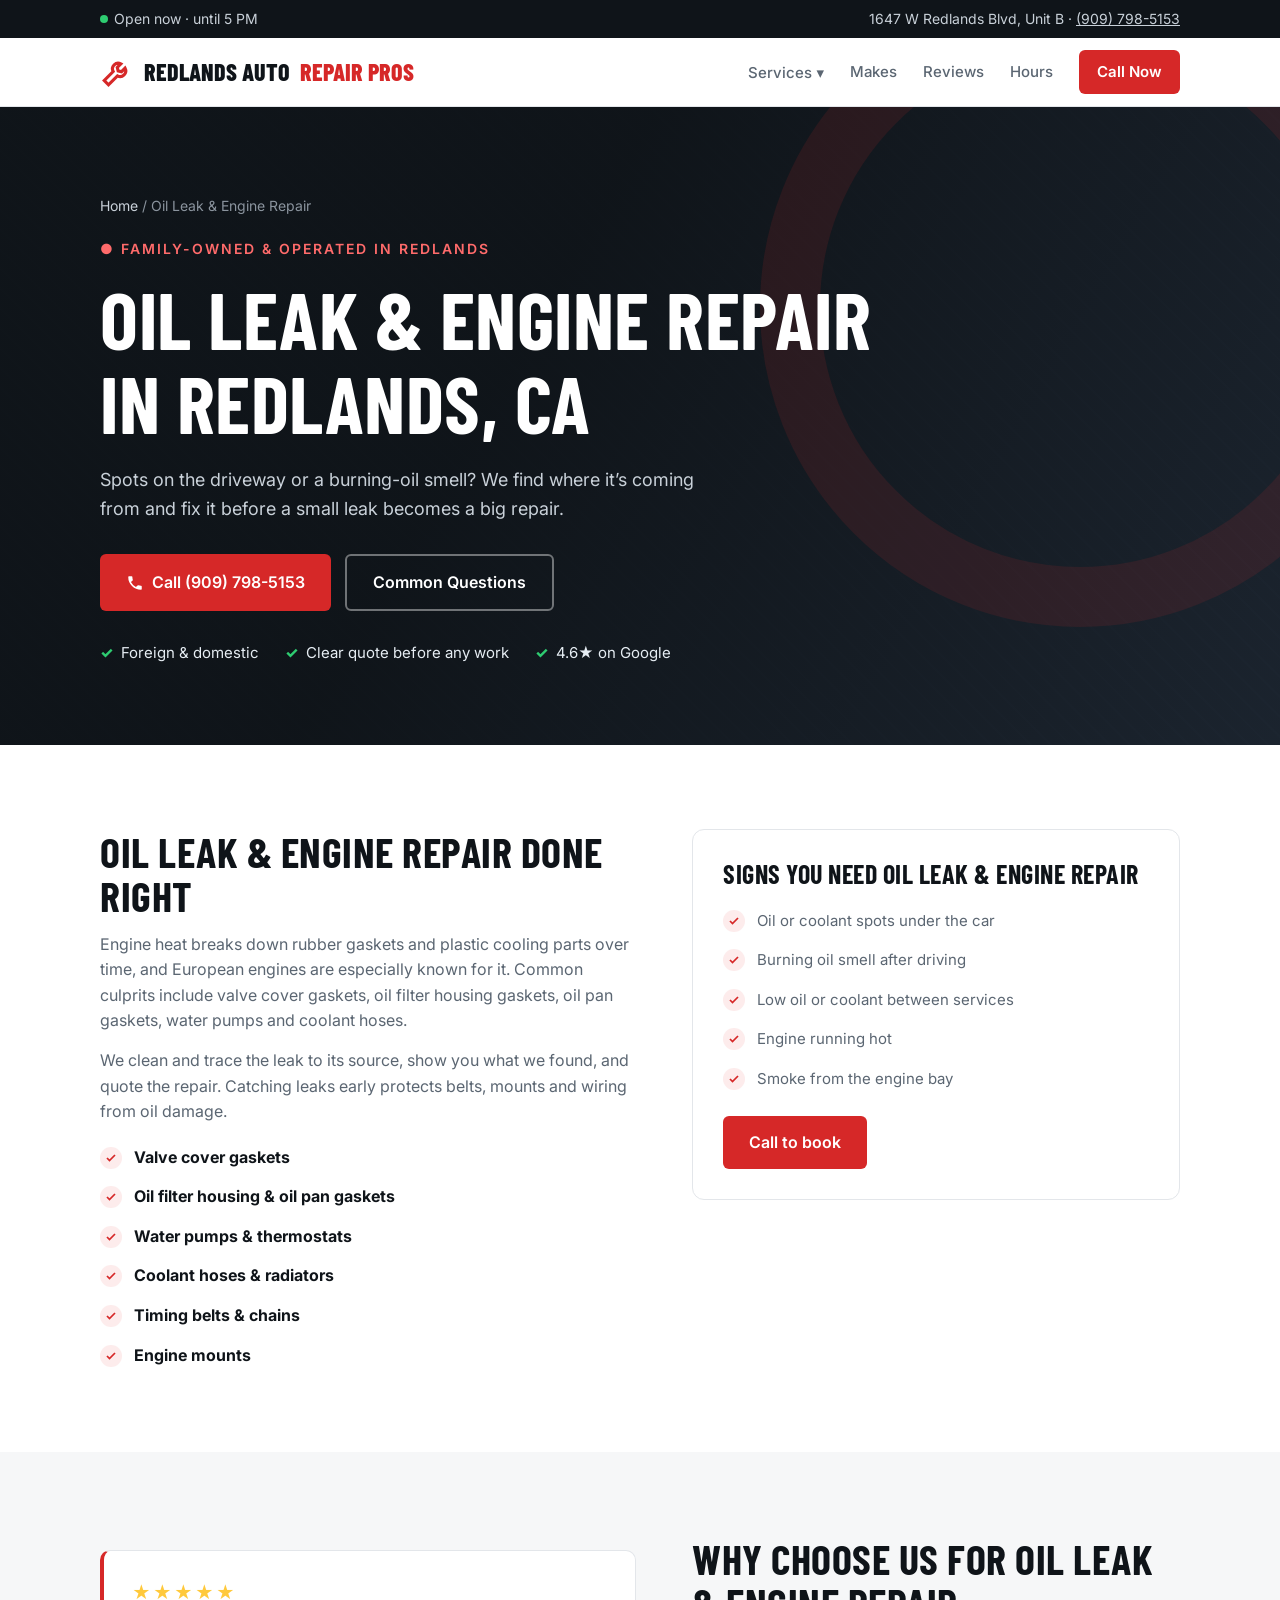
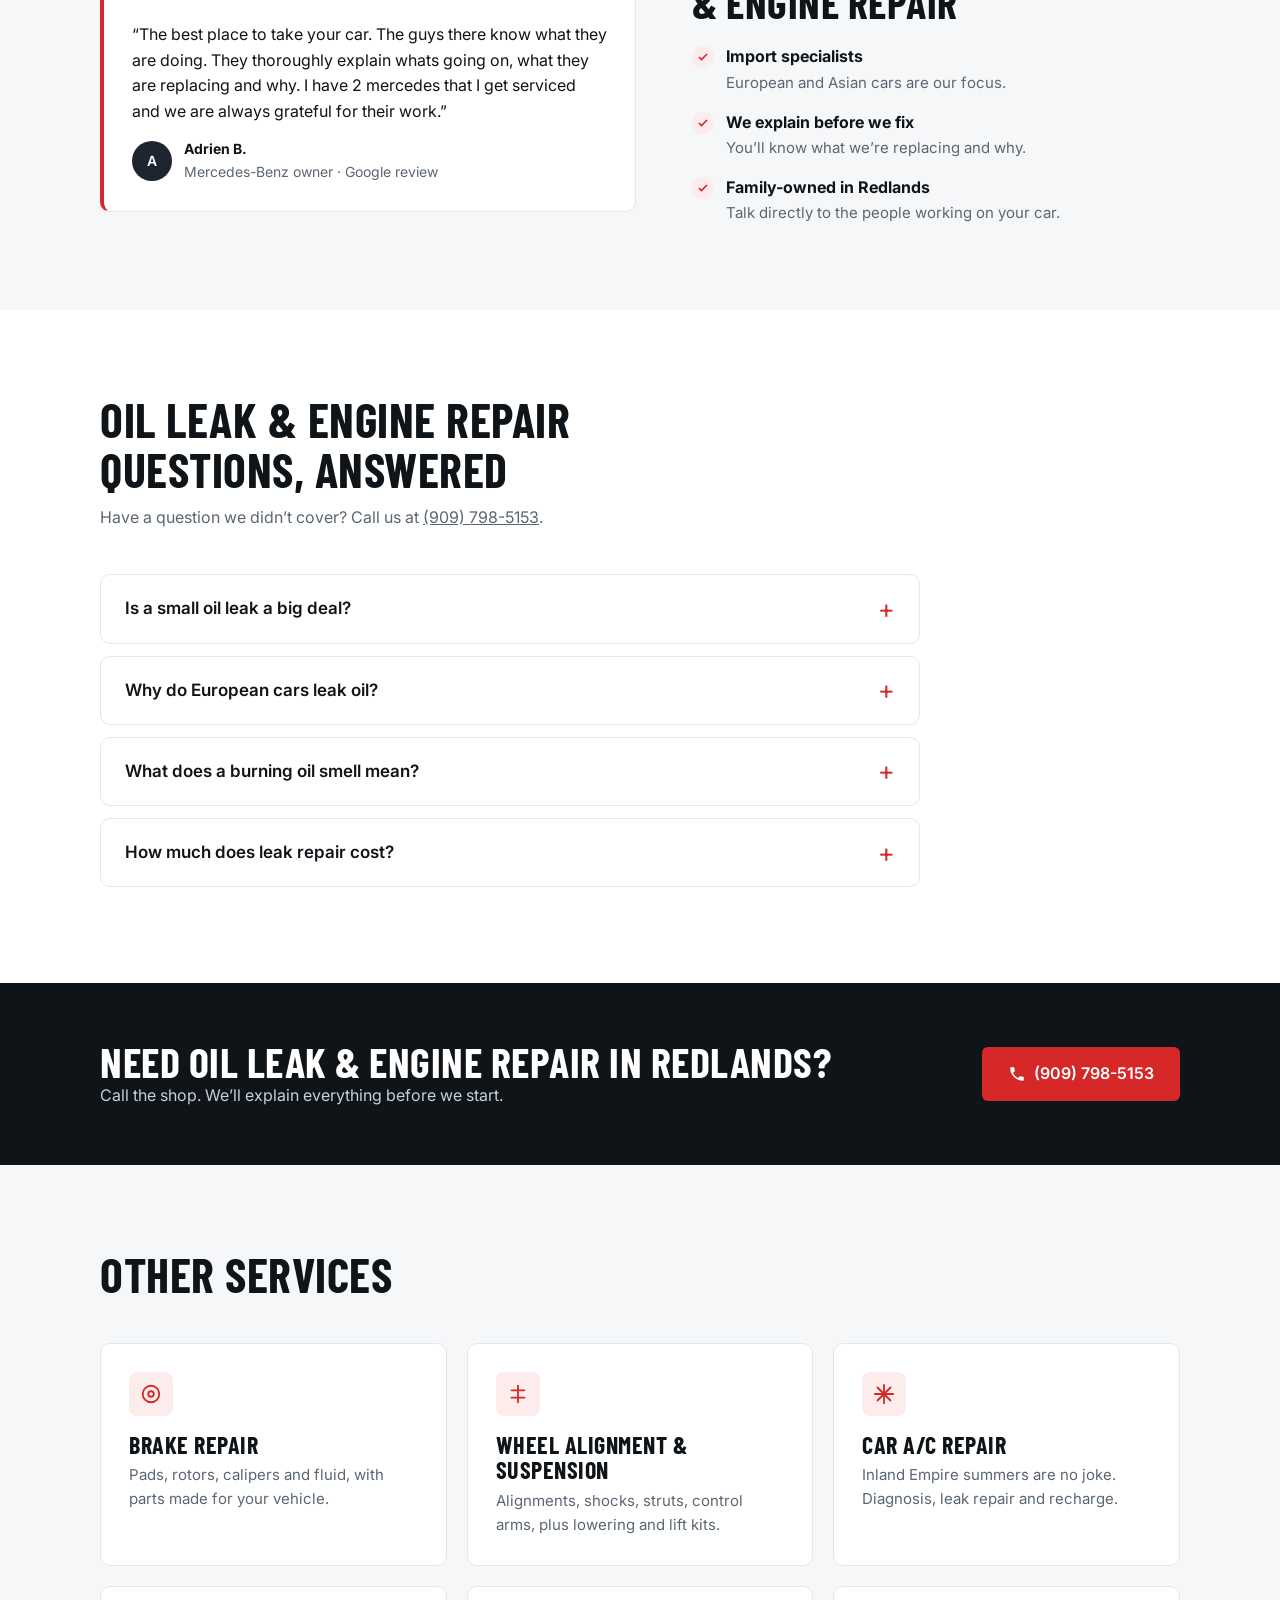
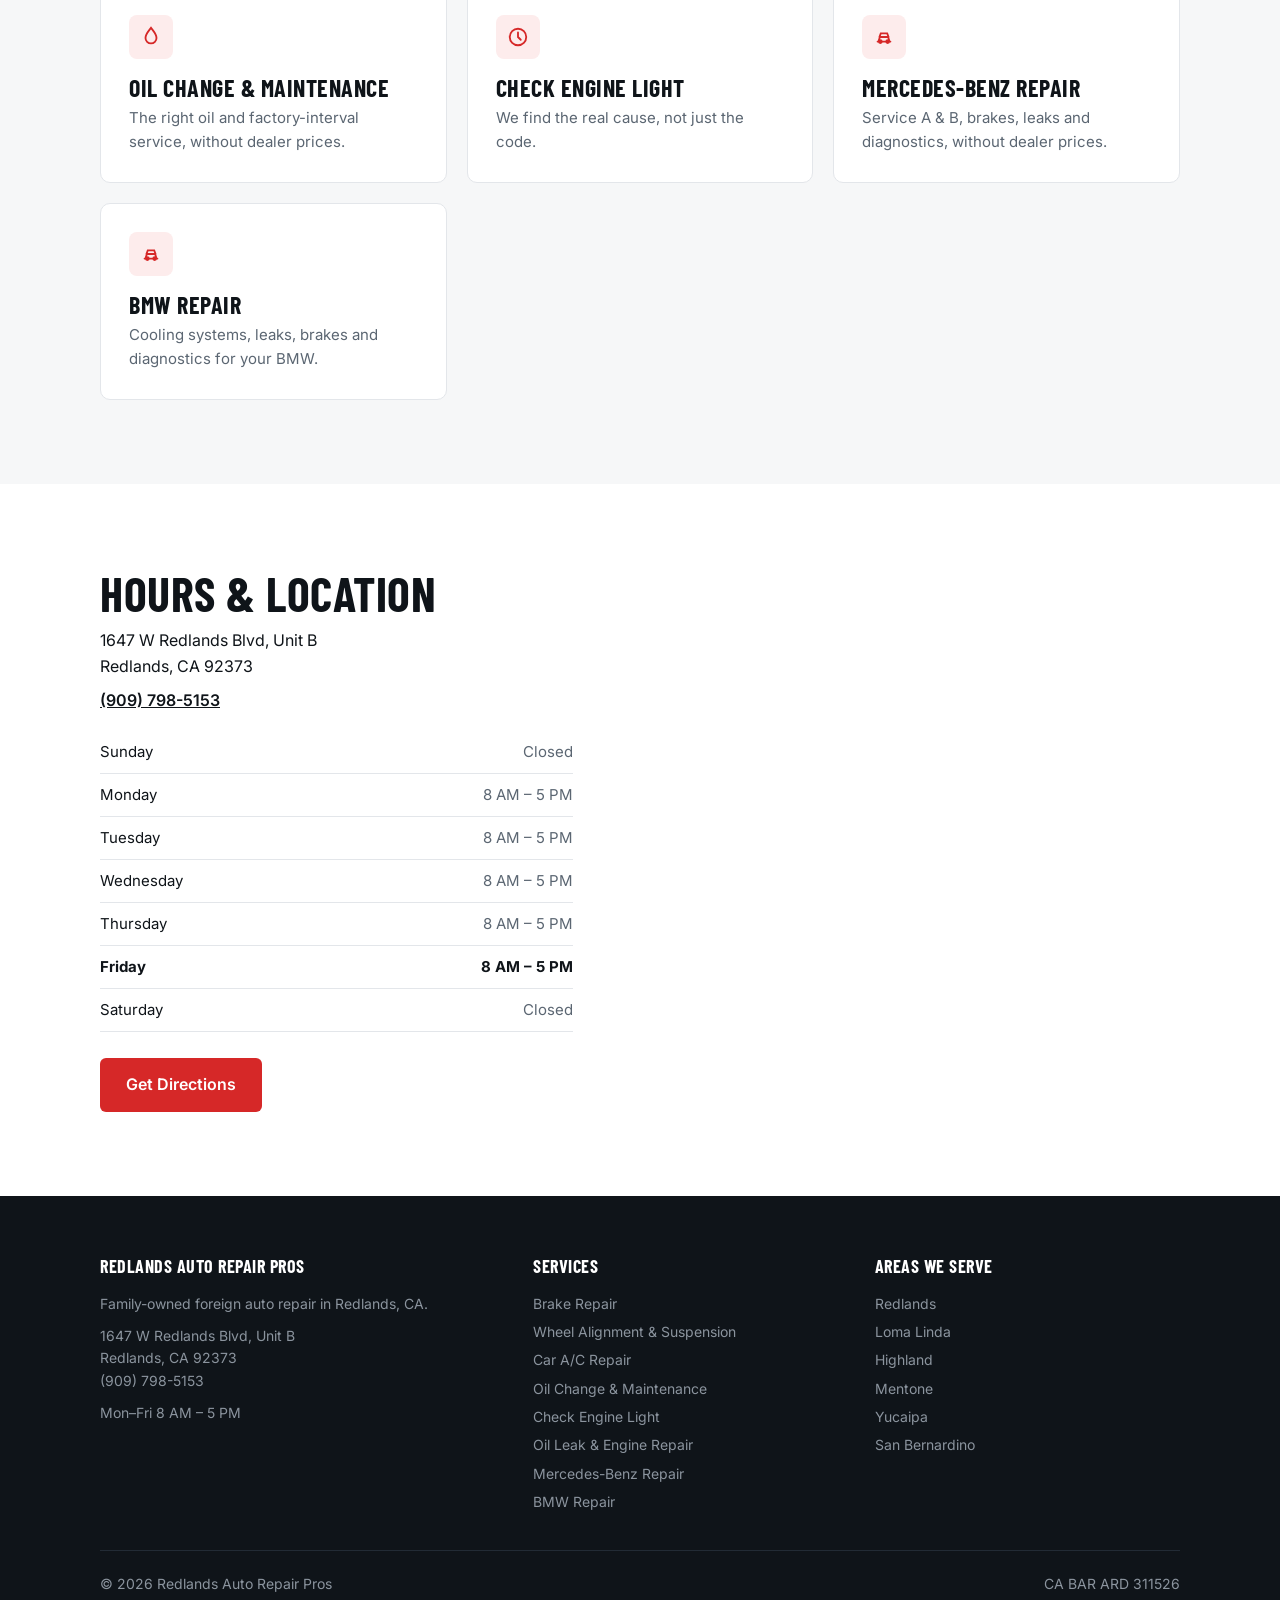
<file: services/oil-leak-engine-repair/index.html>
<!doctype html>
<html lang="en">
<head>
<meta charset="utf-8">
<meta name="robots" content="noindex, nofollow">
<meta name="viewport" content="width=device-width, initial-scale=1">
<title>Oil Leak Repair in Redlands, CA | Gaskets &amp; Engine Repair</title>
<meta name="description" content="Oil leak, coolant leak and engine repair in Redlands, CA. Valve cover gaskets, oil filter housings, timing components and cooling systems. Call (909) 798-5153.">
<link rel="canonical" href="https://www.redlandsautorepairpros.com/services/oil-leak-engine-repair/">
<meta property="og:title" content="Oil Leak Repair in Redlands, CA | Gaskets &amp; Engine Repair">
<meta property="og:description" content="Oil leak, coolant leak and engine repair in Redlands, CA. Valve cover gaskets, oil filter housings, timing components and cooling systems. Call (909) 798-5153.">
<meta property="og:type" content="website">
<link rel="preconnect" href="https://fonts.googleapis.com">
<link href="https://fonts.googleapis.com/css2?family=Barlow+Condensed:wght@600;700;800&family=Inter:wght@400;500;600&display=swap" rel="stylesheet">
<link rel="stylesheet" href="../../assets/styles.css">
<script type="application/ld+json">
{
 "@context": "https://schema.org",
 "@graph": [
  {
   "@type": "AutoRepair",
   "@id": "https://www.redlandsautorepairpros.com/#business",
   "name": "Redlands Auto Repair Pros",
   "url": "https://www.redlandsautorepairpros.com/",
   "telephone": "+1-909-798-5153",
   "address": {
    "@type": "PostalAddress",
    "streetAddress": "1647 W Redlands Blvd, Unit B",
    "addressLocality": "Redlands",
    "addressRegion": "CA",
    "postalCode": "92373",
    "addressCountry": "US"
   },
   "geo": {
    "@type": "GeoCoordinates",
    "latitude": 34.0622092,
    "longitude": -117.2128934
   },
   "openingHoursSpecification": [
    {
     "@type": "OpeningHoursSpecification",
     "dayOfWeek": [
      "Monday",
      "Tuesday",
      "Wednesday",
      "Thursday",
      "Friday"
     ],
     "opens": "08:00",
     "closes": "17:00"
    }
   ],
   "aggregateRating": {
    "@type": "AggregateRating",
    "ratingValue": "4.6",
    "reviewCount": "21"
   },
   "areaServed": [
    "Redlands",
    "Loma Linda",
    "Highland",
    "Mentone",
    "Yucaipa",
    "San Bernardino"
   ],
   "hasMap": "https://www.google.com/maps/place/?q=place_id:ChIJW6JMYhGr3IARP0nQTgP2sfs"
  },
  {
   "@type": "Service",
   "name": "Oil Leak & Engine Repair",
   "serviceType": "Oil Leak & Engine Repair",
   "provider": {
    "@id": "https://www.redlandsautorepairpros.com/#business"
   },
   "areaServed": {
    "@type": "City",
    "name": "Redlands, CA"
   },
   "url": "https://www.redlandsautorepairpros.com/services/oil-leak-engine-repair/",
   "description": "Oil leak, coolant leak and engine repair in Redlands, CA. Valve cover gaskets, oil filter housings, timing components and cooling systems. Call (909) 798-5153."
  },
  {
   "@type": "FAQPage",
   "mainEntity": [
    {
     "@type": "Question",
     "name": "Is a small oil leak a big deal?",
     "acceptedAnswer": {
      "@type": "Answer",
      "text": "Not always right away, but leaks only get worse. Oil dripping onto the exhaust can smoke or catch fire, and oil-soaked belts and mounts wear out early. It’s cheaper to fix early."
     }
    },
    {
     "@type": "Question",
     "name": "Why do European cars leak oil?",
     "acceptedAnswer": {
      "@type": "Answer",
      "text": "Heat cycles harden rubber gaskets over time, and many European engines run hot and tight. Valve cover and oil filter housing gaskets are common on BMW and Mercedes-Benz."
     }
    },
    {
     "@type": "Question",
     "name": "What does a burning oil smell mean?",
     "acceptedAnswer": {
      "@type": "Answer",
      "text": "Usually oil is leaking onto hot exhaust parts. Have it checked soon; it’s often a gasket."
     }
    },
    {
     "@type": "Question",
     "name": "How much does leak repair cost?",
     "acceptedAnswer": {
      "@type": "Answer",
      "text": "It depends on where the leak is and how much has to come apart to reach it. We find the source first and give you a clear quote."
     }
    }
   ]
  },
  {
   "@type": "BreadcrumbList",
   "itemListElement": [
    {
     "@type": "ListItem",
     "position": 1,
     "name": "Home",
     "item": "https://www.redlandsautorepairpros.com/"
    },
    {
     "@type": "ListItem",
     "position": 2,
     "name": "Oil Leak & Engine Repair",
     "item": "https://www.redlandsautorepairpros.com/services/oil-leak-engine-repair/"
    }
   ]
  }
 ]
}
</script>
</head>
<body>

<div class="topbar"><div class="wrap">
  <span class="status" id="status"><i class="dot"></i><span>Checking hours…</span></span>
  <span>1647 W Redlands Blvd, Unit B · <a href="tel:+19097985153">(909) 798-5153</a></span>
</div></div>

<header class="nav"><div class="wrap">
  <a href="../../" class="logo"><svg width="34" height="34" viewBox="0 0 24 24" fill="none" stroke="#d62828" stroke-width="2.2" stroke-linecap="round"><path d="M14.7 6.3a4 4 0 0 0-5.4 5.4L3 18l3 3 6.3-6.3a4 4 0 0 0 5.4-5.4l-2.5 2.5-2.4-.6-.6-2.4z"/></svg> Redlands Auto <span>Repair Pros</span></a>
  <nav>
    <div class="dd"><button type="button" aria-haspopup="true">Services ▾</button><div class="dd-menu"><a href="../../services/brake-repair/">Brake Repair</a><a href="../../services/wheel-alignment/">Wheel Alignment & Suspension</a><a href="../../services/car-ac-repair/">Car A/C Repair</a><a href="../../services/oil-change-maintenance/">Oil Change & Maintenance</a><a href="../../services/check-engine-light/">Check Engine Light</a><a href="../../services/oil-leak-engine-repair/">Oil Leak & Engine Repair</a><a href="../../services/mercedes-repair/">Mercedes-Benz Repair</a><a href="../../services/bmw-repair/">BMW Repair</a></div></div>
    <a href="../../#makes">Makes</a><a href="../../#reviews">Reviews</a><a href="../../#contact">Hours</a>
    <a href="tel:+19097985153" class="btn btn-red">Call Now</a>
  </nav>
</div></header>

<section class="hero"><div class="wrap">
  <div class="crumbs"><a href="../../">Home</a> / Oil Leak & Engine Repair</div>
  <span class="eyebrow">● Family-owned &amp; operated in Redlands</span>
  <h1>Oil Leak &amp; Engine Repair in Redlands, CA</h1>
  <p class="lead">Spots on the driveway or a burning-oil smell? We find where it’s coming from and fix it before a small leak becomes a big repair.</p>
  <div class="ctas">
    <a href="tel:+19097985153" class="btn btn-red"><svg width="18" height="18" viewBox="0 0 24 24" fill="currentColor"><path d="M6.6 10.8a15.1 15.1 0 0 0 6.6 6.6l2.2-2.2a1 1 0 0 1 1-.25 11.4 11.4 0 0 0 3.6.57 1 1 0 0 1 1 1V20a1 1 0 0 1-1 1A17 17 0 0 1 3 4a1 1 0 0 1 1-1h3.5a1 1 0 0 1 1 1c0 1.25.2 2.45.57 3.57a1 1 0 0 1-.25 1z"/></svg> Call (909) 798-5153</a>
    <a href="#faq" class="btn btn-ghost">Common Questions</a>
  </div>
  <ul class="checks"><li>Foreign &amp; domestic</li><li>Clear quote before any work</li><li>4.6★ on Google</li></ul>
</div></section>

<section><div class="wrap split">
  <div class="prose">
    <h2>Oil Leak & Engine Repair done right</h2>
    <p>Engine heat breaks down rubber gaskets and plastic cooling parts over time, and European engines are especially known for it. Common culprits include valve cover gaskets, oil filter housing gaskets, oil pan gaskets, water pumps and coolant hoses.</p><p>We clean and trace the leak to its source, show you what we found, and quote the repair. Catching leaks early protects belts, mounts and wiring from oil damage.</p>
    <ul class="ticks"><li><div><b>Valve cover gaskets</b></div></li><li><div><b>Oil filter housing &amp; oil pan gaskets</b></div></li><li><div><b>Water pumps &amp; thermostats</b></div></li><li><div><b>Coolant hoses &amp; radiators</b></div></li><li><div><b>Timing belts &amp; chains</b></div></li><li><div><b>Engine mounts</b></div></li></ul>
  </div>
  <div class="warn">
    <h3>Signs you need oil leak & engine repair</h3>
    <ul class="ticks"><li><div><span>Oil or coolant spots under the car</span></div></li><li><div><span>Burning oil smell after driving</span></div></li><li><div><span>Low oil or coolant between services</span></div></li><li><div><span>Engine running hot</span></div></li><li><div><span>Smoke from the engine bay</span></div></li></ul>
    <a href="tel:+19097985153" class="btn btn-red" style="margin-top:24px">Call to book</a>
  </div>
</div></section>

<section class="alt"><div class="wrap split" style="align-items:center">
  <figure class="quote">
      <div class="stars">★★★★★</div>
      <blockquote>“The best place to take your car. The guys there know what they are doing. They thoroughly explain whats going on, what they are replacing and why. I have 2 mercedes that I get serviced and we are always grateful for their work.”</blockquote>
      <figcaption><span class="av">A</span><span><b>Adrien B.</b>Mercedes-Benz owner · Google review</span></figcaption>
    </figure>
  <div class="prose">
    <h2>Why choose us for oil leak & engine repair</h2>
    <ul class="ticks">
      <li><div><b>Import specialists</b><span>European and Asian cars are our focus.</span></div></li>
      <li><div><b>We explain before we fix</b><span>You’ll know what we’re replacing and why.</span></div></li>
      <li><div><b>Family-owned in Redlands</b><span>Talk directly to the people working on your car.</span></div></li>
    </ul>
  </div>
</div></section>

<section id="faq"><div class="wrap">
  <div class="sec-head"><h2>Oil Leak & Engine Repair questions, answered</h2><p>Have a question we didn’t cover? Call us at <a href="tel:+19097985153">(909) 798-5153</a>.</p></div>
  <div class="faq"><details><summary>Is a small oil leak a big deal?</summary><p>Not always right away, but leaks only get worse. Oil dripping onto the exhaust can smoke or catch fire, and oil-soaked belts and mounts wear out early. It’s cheaper to fix early.</p></details>
<details><summary>Why do European cars leak oil?</summary><p>Heat cycles harden rubber gaskets over time, and many European engines run hot and tight. Valve cover and oil filter housing gaskets are common on BMW and Mercedes-Benz.</p></details>
<details><summary>What does a burning oil smell mean?</summary><p>Usually oil is leaking onto hot exhaust parts. Have it checked soon; it’s often a gasket.</p></details>
<details><summary>How much does leak repair cost?</summary><p>It depends on where the leak is and how much has to come apart to reach it. We find the source first and give you a clear quote.</p></details></div>
</div></section>

<section class="cta" style="padding:56px 0"><div class="wrap">
  <div><h2>Need oil leak & engine repair in Redlands?</h2><p>Call the shop. We’ll explain everything before we start.</p></div>
  <a href="tel:+19097985153" class="btn btn-red"><svg width="18" height="18" viewBox="0 0 24 24" fill="currentColor"><path d="M6.6 10.8a15.1 15.1 0 0 0 6.6 6.6l2.2-2.2a1 1 0 0 1 1-.25 11.4 11.4 0 0 0 3.6.57 1 1 0 0 1 1 1V20a1 1 0 0 1-1 1A17 17 0 0 1 3 4a1 1 0 0 1 1-1h3.5a1 1 0 0 1 1 1c0 1.25.2 2.45.57 3.57a1 1 0 0 1-.25 1z"/></svg> (909) 798-5153</a>
</div></section>

<section class="alt"><div class="wrap">
  <div class="sec-head"><h2>Other services</h2></div>
  <div class="grid g3">
    <a class="card" href="../../services/brake-repair/"><div class="ic"><svg width="22" height="22" viewBox="0 0 24 24" fill="none" stroke="currentColor" stroke-width="2" stroke-linecap="round"><circle cx="12" cy="12" r="9"/><circle cx="12" cy="12" r="3"/></svg></div><h3>Brake Repair</h3><p>Pads, rotors, calipers and fluid, with parts made for your vehicle.</p></a>
    <a class="card" href="../../services/wheel-alignment/"><div class="ic"><svg width="22" height="22" viewBox="0 0 24 24" fill="none" stroke="currentColor" stroke-width="2" stroke-linecap="round"><path d="M12 3v18M5 8h14M5 16h14"/></svg></div><h3>Wheel Alignment & Suspension</h3><p>Alignments, shocks, struts, control arms, plus lowering and lift kits.</p></a>
    <a class="card" href="../../services/car-ac-repair/"><div class="ic"><svg width="22" height="22" viewBox="0 0 24 24" fill="none" stroke="currentColor" stroke-width="2" stroke-linecap="round"><path d="M12 2v20M4.9 4.9l14.2 14.2M2 12h20M4.9 19.1 19.1 4.9"/></svg></div><h3>Car A/C Repair</h3><p>Inland Empire summers are no joke. Diagnosis, leak repair and recharge.</p></a>
    <a class="card" href="../../services/oil-change-maintenance/"><div class="ic"><svg width="22" height="22" viewBox="0 0 24 24" fill="none" stroke="currentColor" stroke-width="2" stroke-linecap="round"><path d="M12 2c3 4 6 7 6 11a6 6 0 0 1-12 0c0-4 3-7 6-11z"/></svg></div><h3>Oil Change & Maintenance</h3><p>The right oil and factory-interval service, without dealer prices.</p></a>
    <a class="card" href="../../services/check-engine-light/"><div class="ic"><svg width="22" height="22" viewBox="0 0 24 24" fill="none" stroke="currentColor" stroke-width="2" stroke-linecap="round"><circle cx="12" cy="12" r="9"/><path d="M12 7v5l3 3"/></svg></div><h3>Check Engine Light</h3><p>We find the real cause, not just the code.</p></a>
    <a class="card" href="../../services/mercedes-repair/"><div class="ic"><svg width="22" height="22" viewBox="0 0 24 24" fill="none" stroke="currentColor" stroke-width="2" stroke-linecap="round"><path d="M5 17h14M6 17l1.5-5h9L18 17M7 12l1.5-4h7L17 12"/><circle cx="8" cy="17" r="1.5"/><circle cx="16" cy="17" r="1.5"/></svg></div><h3>Mercedes-Benz Repair</h3><p>Service A & B, brakes, leaks and diagnostics, without dealer prices.</p></a>
    <a class="card" href="../../services/bmw-repair/"><div class="ic"><svg width="22" height="22" viewBox="0 0 24 24" fill="none" stroke="currentColor" stroke-width="2" stroke-linecap="round"><path d="M5 17h14M6 17l1.5-5h9L18 17M7 12l1.5-4h7L17 12"/><circle cx="8" cy="17" r="1.5"/><circle cx="16" cy="17" r="1.5"/></svg></div><h3>BMW Repair</h3><p>Cooling systems, leaks, brakes and diagnostics for your BMW.</p></a>
  </div>
</div></section>

<section id="contact"><div class="wrap contact">
  <div class="info">
    <div class="sec-head" style="margin-bottom:10px"><h2>Hours &amp; location</h2></div>
    <p>1647 W Redlands Blvd, Unit B<br>Redlands, CA 92373</p>
    <p><a href="tel:+19097985153">(909) 798-5153</a></p>
    <table class="hours" id="hours"></table>
    <a href="https://www.google.com/maps/dir/?api=1&destination=1647+W+Redlands+Blvd+Unit+B+Redlands+CA+92373" target="_blank" rel="noopener" class="btn btn-red">Get Directions</a>
  </div>
  <iframe class="map" loading="lazy" title="Map to Redlands Auto Repair Pros" src="https://maps.google.com/maps?q=1647+W+Redlands+Blvd+Unit+B,+Redlands,+CA+92373&z=15&output=embed"></iframe>
</div></section>

<footer><div class="wrap">
  <div class="fcols">
    <div>
      <h4>Redlands Auto Repair Pros</h4>
      <p>Family-owned foreign auto repair in Redlands, CA.</p>
      <p style="margin-top:10px">1647 W Redlands Blvd, Unit B<br>Redlands, CA 92373<br><a href="tel:+19097985153">(909) 798-5153</a></p>
      <p style="margin-top:10px">Mon–Fri 8 AM – 5 PM</p>
    </div>
    <div><h4>Services</h4><ul><li><a href="../../services/brake-repair/">Brake Repair</a></li><li><a href="../../services/wheel-alignment/">Wheel Alignment & Suspension</a></li><li><a href="../../services/car-ac-repair/">Car A/C Repair</a></li><li><a href="../../services/oil-change-maintenance/">Oil Change & Maintenance</a></li><li><a href="../../services/check-engine-light/">Check Engine Light</a></li><li><a href="../../services/oil-leak-engine-repair/">Oil Leak & Engine Repair</a></li><li><a href="../../services/mercedes-repair/">Mercedes-Benz Repair</a></li><li><a href="../../services/bmw-repair/">BMW Repair</a></li></ul></div>
    <div><h4>Areas we serve</h4><ul><li>Redlands</li><li>Loma Linda</li><li>Highland</li><li>Mentone</li><li>Yucaipa</li><li>San Bernardino</li></ul></div>
  </div>
  <div class="fbot"><span>© <span class="yr"></span> Redlands Auto Repair Pros</span><span>CA BAR ARD 311526</span></div>
</div></footer>

<div class="callbar"><a href="tel:+19097985153">Call (909) 798-5153</a><a href="../../#contact">Directions</a></div>
<script src="../../assets/site.js"></script>
</body>
</html>
</file>
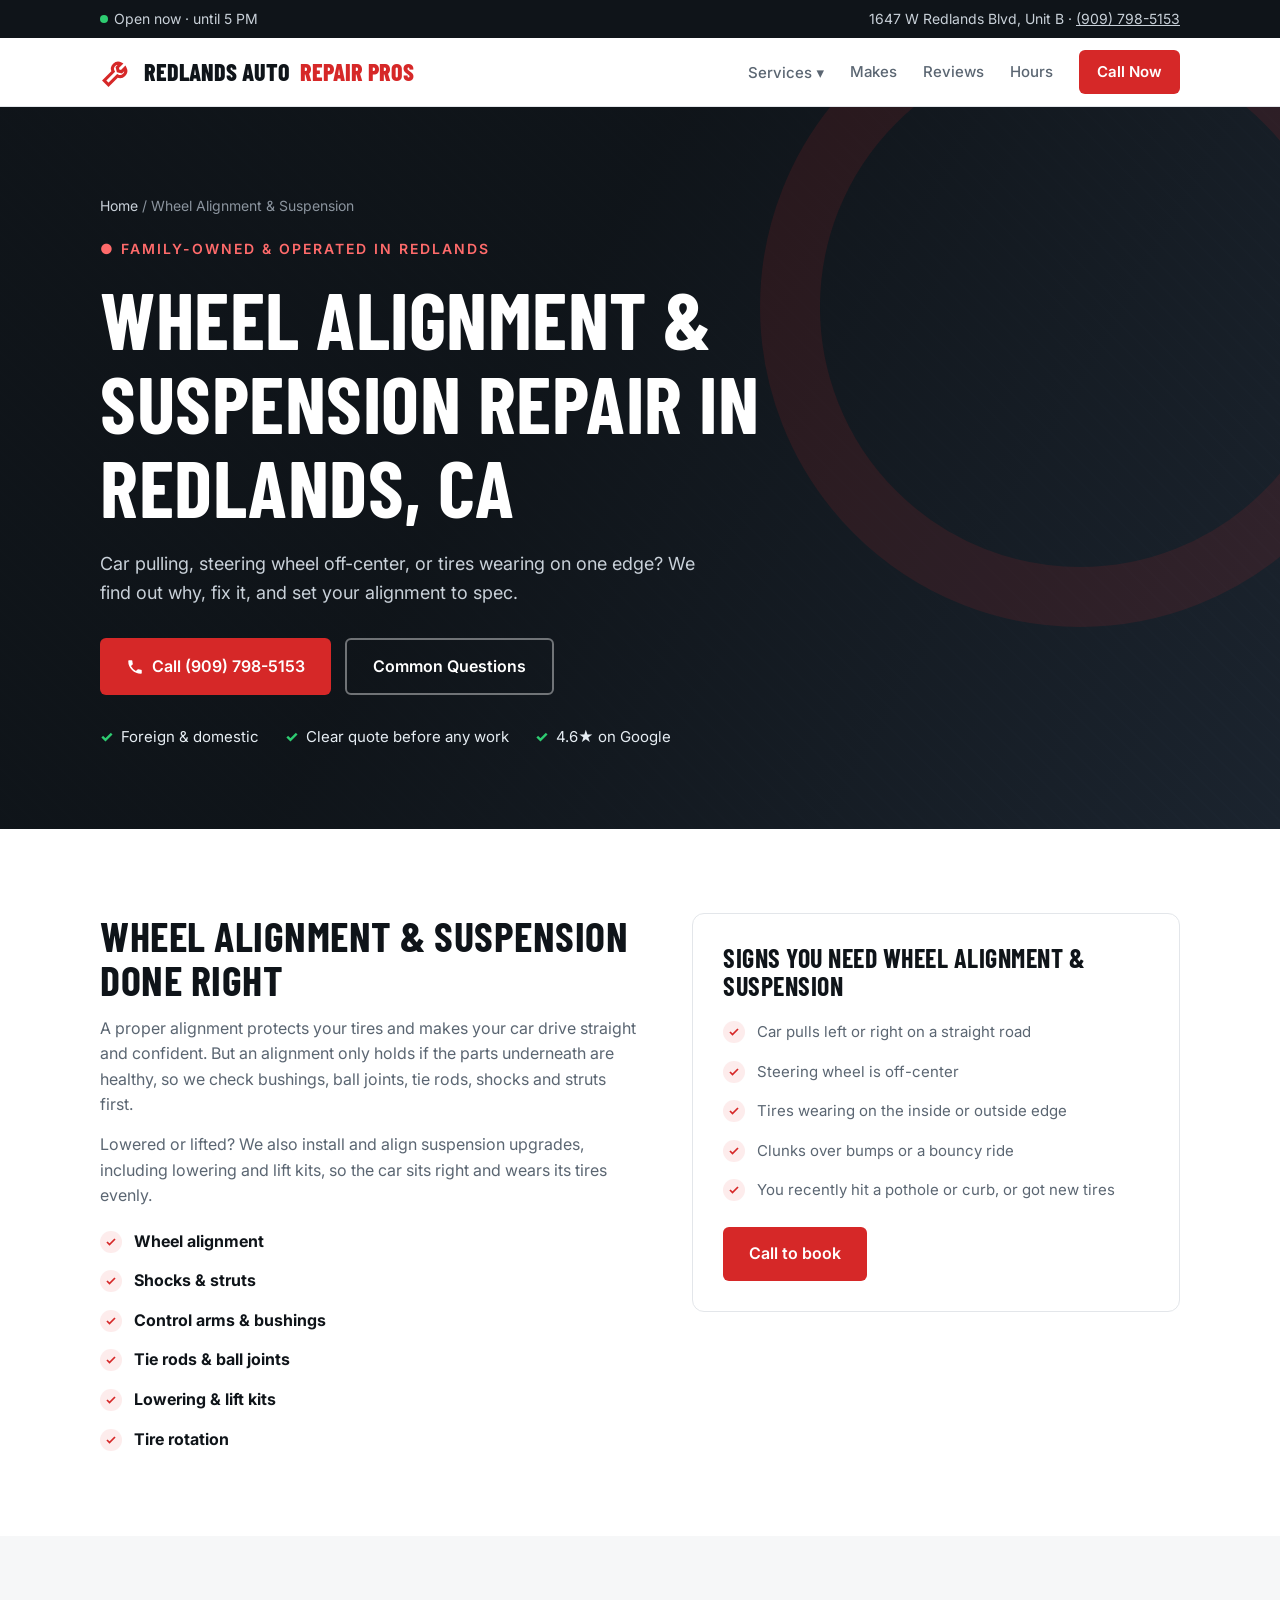
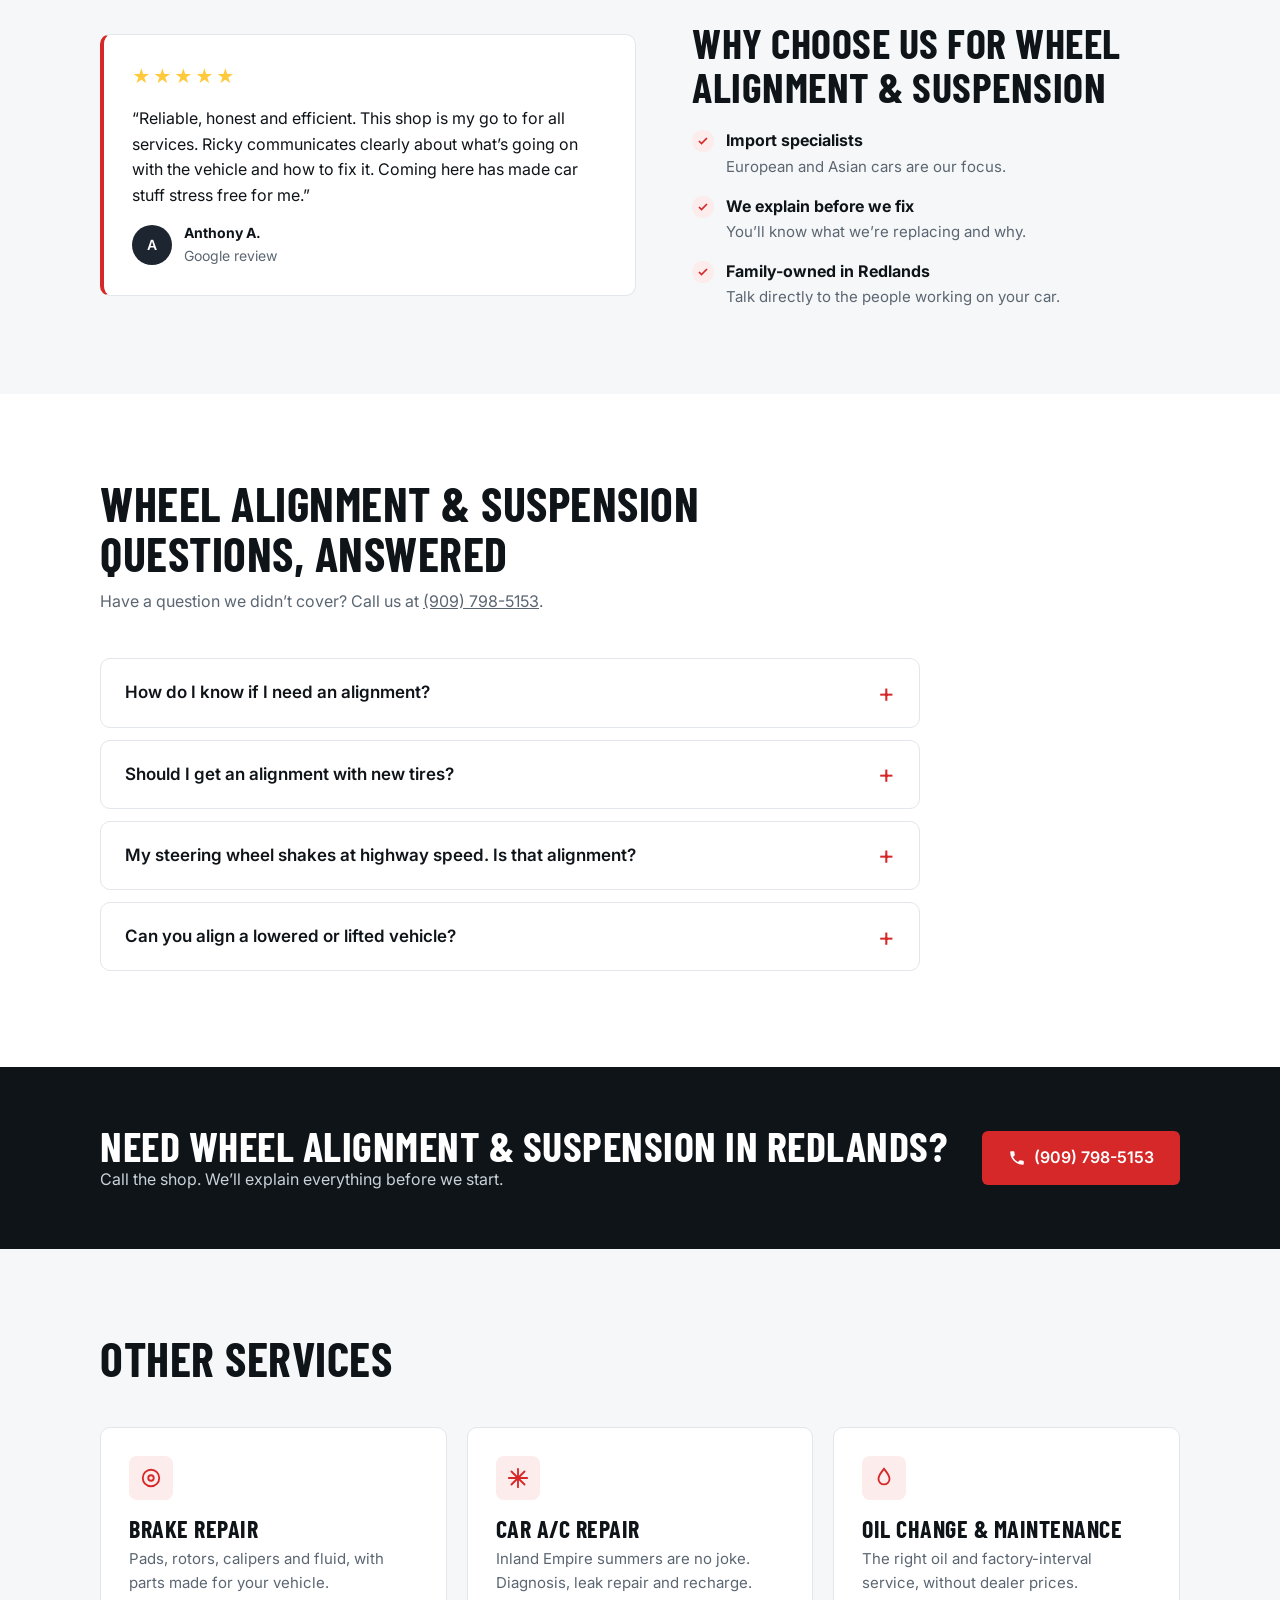
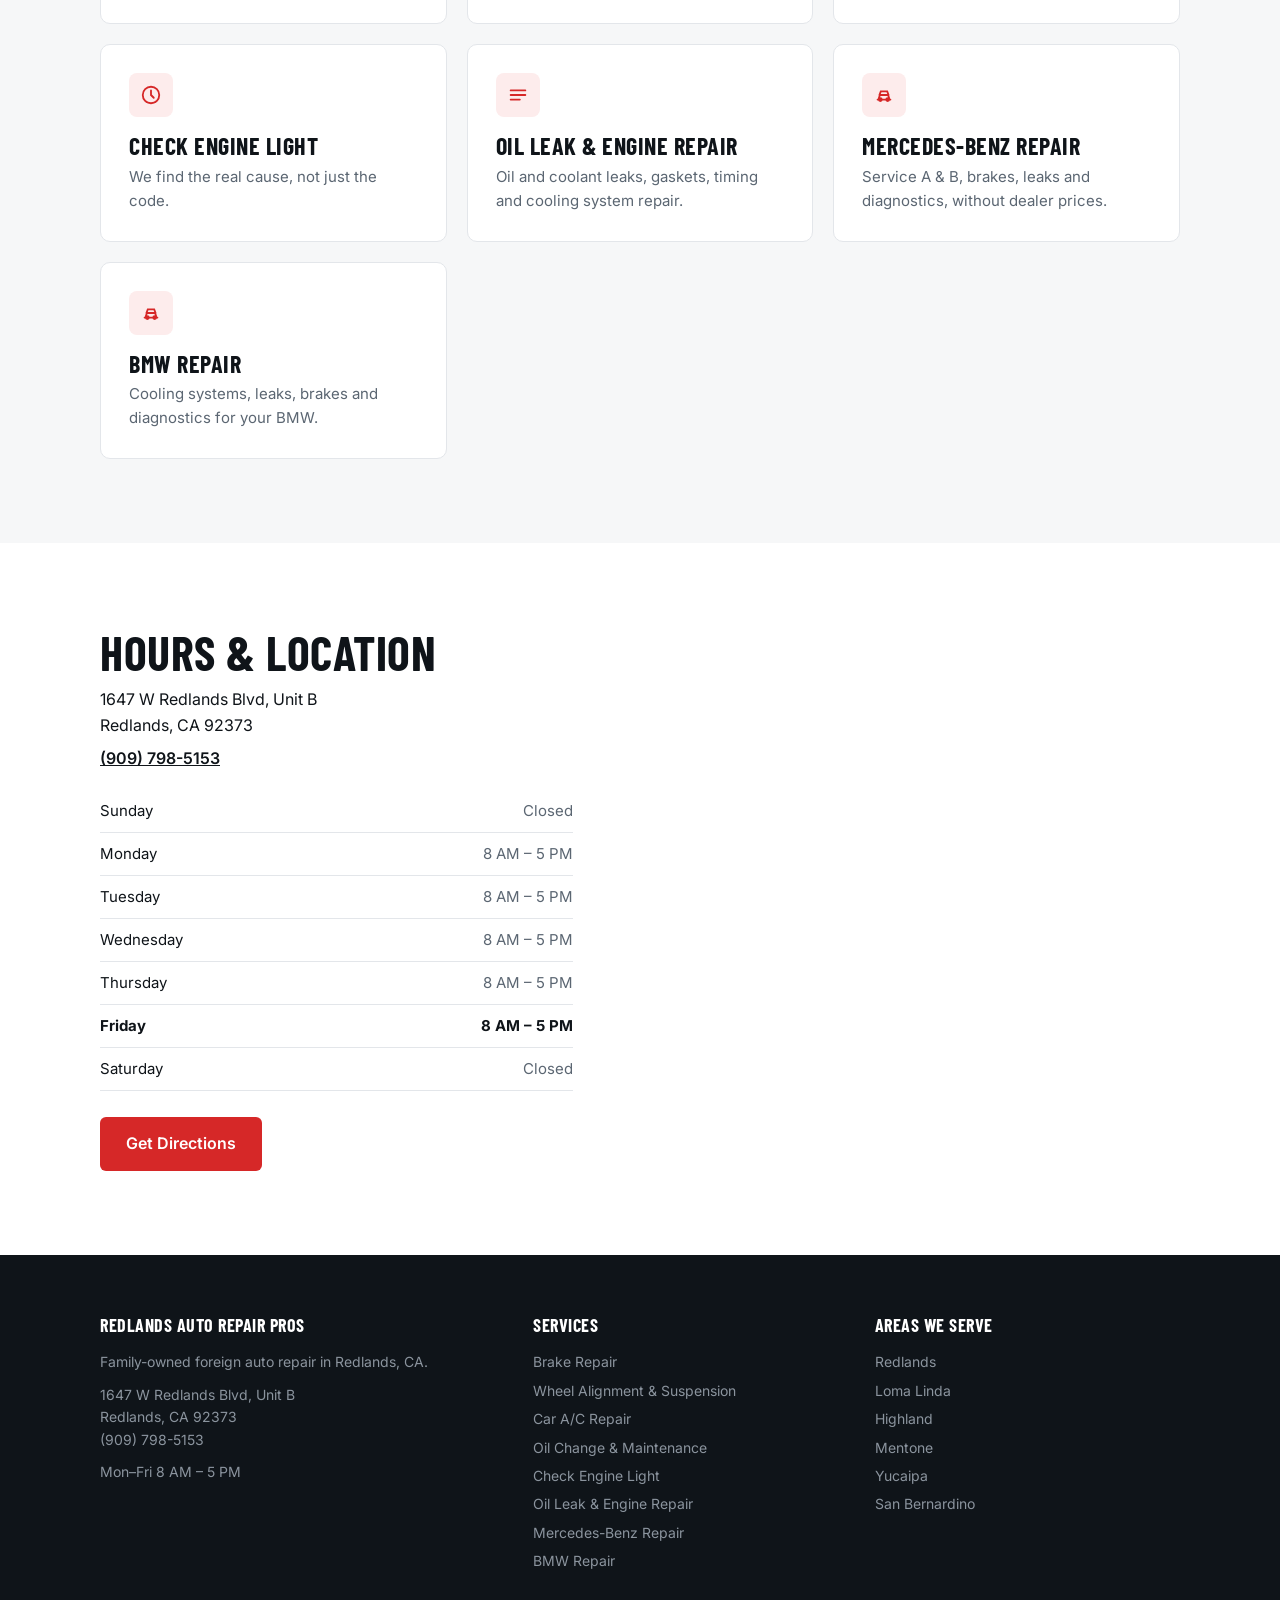
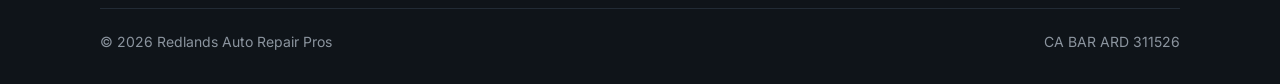
<file: services/wheel-alignment/index.html>
<!doctype html>
<html lang="en">
<head>
<meta charset="utf-8">
<meta name="robots" content="noindex, nofollow">
<meta name="viewport" content="width=device-width, initial-scale=1">
<title>Wheel Alignment in Redlands, CA | Suspension Repair</title>
<meta name="description" content="Wheel alignment and suspension repair in Redlands, CA. Shocks, struts, control arms, lowering and lift kits. Foreign car specialists. Call (909) 798-5153.">
<link rel="canonical" href="https://www.redlandsautorepairpros.com/services/wheel-alignment/">
<meta property="og:title" content="Wheel Alignment in Redlands, CA | Suspension Repair">
<meta property="og:description" content="Wheel alignment and suspension repair in Redlands, CA. Shocks, struts, control arms, lowering and lift kits. Foreign car specialists. Call (909) 798-5153.">
<meta property="og:type" content="website">
<link rel="preconnect" href="https://fonts.googleapis.com">
<link href="https://fonts.googleapis.com/css2?family=Barlow+Condensed:wght@600;700;800&family=Inter:wght@400;500;600&display=swap" rel="stylesheet">
<link rel="stylesheet" href="../../assets/styles.css">
<script type="application/ld+json">
{
 "@context": "https://schema.org",
 "@graph": [
  {
   "@type": "AutoRepair",
   "@id": "https://www.redlandsautorepairpros.com/#business",
   "name": "Redlands Auto Repair Pros",
   "url": "https://www.redlandsautorepairpros.com/",
   "telephone": "+1-909-798-5153",
   "address": {
    "@type": "PostalAddress",
    "streetAddress": "1647 W Redlands Blvd, Unit B",
    "addressLocality": "Redlands",
    "addressRegion": "CA",
    "postalCode": "92373",
    "addressCountry": "US"
   },
   "geo": {
    "@type": "GeoCoordinates",
    "latitude": 34.0622092,
    "longitude": -117.2128934
   },
   "openingHoursSpecification": [
    {
     "@type": "OpeningHoursSpecification",
     "dayOfWeek": [
      "Monday",
      "Tuesday",
      "Wednesday",
      "Thursday",
      "Friday"
     ],
     "opens": "08:00",
     "closes": "17:00"
    }
   ],
   "aggregateRating": {
    "@type": "AggregateRating",
    "ratingValue": "4.6",
    "reviewCount": "21"
   },
   "areaServed": [
    "Redlands",
    "Loma Linda",
    "Highland",
    "Mentone",
    "Yucaipa",
    "San Bernardino"
   ],
   "hasMap": "https://www.google.com/maps/place/?q=place_id:ChIJW6JMYhGr3IARP0nQTgP2sfs"
  },
  {
   "@type": "Service",
   "name": "Wheel Alignment & Suspension",
   "serviceType": "Wheel Alignment & Suspension",
   "provider": {
    "@id": "https://www.redlandsautorepairpros.com/#business"
   },
   "areaServed": {
    "@type": "City",
    "name": "Redlands, CA"
   },
   "url": "https://www.redlandsautorepairpros.com/services/wheel-alignment/",
   "description": "Wheel alignment and suspension repair in Redlands, CA. Shocks, struts, control arms, lowering and lift kits. Foreign car specialists. Call (909) 798-5153."
  },
  {
   "@type": "FAQPage",
   "mainEntity": [
    {
     "@type": "Question",
     "name": "How do I know if I need an alignment?",
     "acceptedAnswer": {
      "@type": "Answer",
      "text": "The most common signs are the car pulling to one side, a crooked steering wheel when driving straight, and uneven tire wear. Hitting a curb or a big pothole can knock it out too."
     }
    },
    {
     "@type": "Question",
     "name": "Should I get an alignment with new tires?",
     "acceptedAnswer": {
      "@type": "Answer",
      "text": "It’s a good idea. A fresh alignment helps new tires wear evenly and last longer, and it’s the best time to catch worn suspension parts."
     }
    },
    {
     "@type": "Question",
     "name": "My steering wheel shakes at highway speed. Is that alignment?",
     "acceptedAnswer": {
      "@type": "Answer",
      "text": "Usually not. A shake at speed is more often a tire balance or bent wheel issue, while alignment causes pulling and uneven wear. We’ll check both and tell you which it is."
     }
    },
    {
     "@type": "Question",
     "name": "Can you align a lowered or lifted vehicle?",
     "acceptedAnswer": {
      "@type": "Answer",
      "text": "Yes. We install lowering and lift kits and align modified vehicles. Some setups need adjustable parts to reach spec, and we’ll tell you up front if yours does."
     }
    }
   ]
  },
  {
   "@type": "BreadcrumbList",
   "itemListElement": [
    {
     "@type": "ListItem",
     "position": 1,
     "name": "Home",
     "item": "https://www.redlandsautorepairpros.com/"
    },
    {
     "@type": "ListItem",
     "position": 2,
     "name": "Wheel Alignment & Suspension",
     "item": "https://www.redlandsautorepairpros.com/services/wheel-alignment/"
    }
   ]
  }
 ]
}
</script>
</head>
<body>

<div class="topbar"><div class="wrap">
  <span class="status" id="status"><i class="dot"></i><span>Checking hours…</span></span>
  <span>1647 W Redlands Blvd, Unit B · <a href="tel:+19097985153">(909) 798-5153</a></span>
</div></div>

<header class="nav"><div class="wrap">
  <a href="../../" class="logo"><svg width="34" height="34" viewBox="0 0 24 24" fill="none" stroke="#d62828" stroke-width="2.2" stroke-linecap="round"><path d="M14.7 6.3a4 4 0 0 0-5.4 5.4L3 18l3 3 6.3-6.3a4 4 0 0 0 5.4-5.4l-2.5 2.5-2.4-.6-.6-2.4z"/></svg> Redlands Auto <span>Repair Pros</span></a>
  <nav>
    <div class="dd"><button type="button" aria-haspopup="true">Services ▾</button><div class="dd-menu"><a href="../../services/brake-repair/">Brake Repair</a><a href="../../services/wheel-alignment/">Wheel Alignment & Suspension</a><a href="../../services/car-ac-repair/">Car A/C Repair</a><a href="../../services/oil-change-maintenance/">Oil Change & Maintenance</a><a href="../../services/check-engine-light/">Check Engine Light</a><a href="../../services/oil-leak-engine-repair/">Oil Leak & Engine Repair</a><a href="../../services/mercedes-repair/">Mercedes-Benz Repair</a><a href="../../services/bmw-repair/">BMW Repair</a></div></div>
    <a href="../../#makes">Makes</a><a href="../../#reviews">Reviews</a><a href="../../#contact">Hours</a>
    <a href="tel:+19097985153" class="btn btn-red">Call Now</a>
  </nav>
</div></header>

<section class="hero"><div class="wrap">
  <div class="crumbs"><a href="../../">Home</a> / Wheel Alignment & Suspension</div>
  <span class="eyebrow">● Family-owned &amp; operated in Redlands</span>
  <h1>Wheel Alignment &amp; Suspension Repair in Redlands, CA</h1>
  <p class="lead">Car pulling, steering wheel off-center, or tires wearing on one edge? We find out why, fix it, and set your alignment to spec.</p>
  <div class="ctas">
    <a href="tel:+19097985153" class="btn btn-red"><svg width="18" height="18" viewBox="0 0 24 24" fill="currentColor"><path d="M6.6 10.8a15.1 15.1 0 0 0 6.6 6.6l2.2-2.2a1 1 0 0 1 1-.25 11.4 11.4 0 0 0 3.6.57 1 1 0 0 1 1 1V20a1 1 0 0 1-1 1A17 17 0 0 1 3 4a1 1 0 0 1 1-1h3.5a1 1 0 0 1 1 1c0 1.25.2 2.45.57 3.57a1 1 0 0 1-.25 1z"/></svg> Call (909) 798-5153</a>
    <a href="#faq" class="btn btn-ghost">Common Questions</a>
  </div>
  <ul class="checks"><li>Foreign &amp; domestic</li><li>Clear quote before any work</li><li>4.6★ on Google</li></ul>
</div></section>

<section><div class="wrap split">
  <div class="prose">
    <h2>Wheel Alignment & Suspension done right</h2>
    <p>A proper alignment protects your tires and makes your car drive straight and confident. But an alignment only holds if the parts underneath are healthy, so we check bushings, ball joints, tie rods, shocks and struts first.</p><p>Lowered or lifted? We also install and align suspension upgrades, including lowering and lift kits, so the car sits right and wears its tires evenly.</p>
    <ul class="ticks"><li><div><b>Wheel alignment</b></div></li><li><div><b>Shocks &amp; struts</b></div></li><li><div><b>Control arms &amp; bushings</b></div></li><li><div><b>Tie rods &amp; ball joints</b></div></li><li><div><b>Lowering &amp; lift kits</b></div></li><li><div><b>Tire rotation</b></div></li></ul>
  </div>
  <div class="warn">
    <h3>Signs you need wheel alignment & suspension</h3>
    <ul class="ticks"><li><div><span>Car pulls left or right on a straight road</span></div></li><li><div><span>Steering wheel is off-center</span></div></li><li><div><span>Tires wearing on the inside or outside edge</span></div></li><li><div><span>Clunks over bumps or a bouncy ride</span></div></li><li><div><span>You recently hit a pothole or curb, or got new tires</span></div></li></ul>
    <a href="tel:+19097985153" class="btn btn-red" style="margin-top:24px">Call to book</a>
  </div>
</div></section>

<section class="alt"><div class="wrap split" style="align-items:center">
  <figure class="quote">
      <div class="stars">★★★★★</div>
      <blockquote>“Reliable, honest and efficient. This shop is my go to for all services. Ricky communicates clearly about what’s going on with the vehicle and how to fix it. Coming here has made car stuff stress free for me.”</blockquote>
      <figcaption><span class="av">A</span><span><b>Anthony A.</b>Google review</span></figcaption>
    </figure>
  <div class="prose">
    <h2>Why choose us for wheel alignment & suspension</h2>
    <ul class="ticks">
      <li><div><b>Import specialists</b><span>European and Asian cars are our focus.</span></div></li>
      <li><div><b>We explain before we fix</b><span>You’ll know what we’re replacing and why.</span></div></li>
      <li><div><b>Family-owned in Redlands</b><span>Talk directly to the people working on your car.</span></div></li>
    </ul>
  </div>
</div></section>

<section id="faq"><div class="wrap">
  <div class="sec-head"><h2>Wheel Alignment & Suspension questions, answered</h2><p>Have a question we didn’t cover? Call us at <a href="tel:+19097985153">(909) 798-5153</a>.</p></div>
  <div class="faq"><details><summary>How do I know if I need an alignment?</summary><p>The most common signs are the car pulling to one side, a crooked steering wheel when driving straight, and uneven tire wear. Hitting a curb or a big pothole can knock it out too.</p></details>
<details><summary>Should I get an alignment with new tires?</summary><p>It’s a good idea. A fresh alignment helps new tires wear evenly and last longer, and it’s the best time to catch worn suspension parts.</p></details>
<details><summary>My steering wheel shakes at highway speed. Is that alignment?</summary><p>Usually not. A shake at speed is more often a tire balance or bent wheel issue, while alignment causes pulling and uneven wear. We’ll check both and tell you which it is.</p></details>
<details><summary>Can you align a lowered or lifted vehicle?</summary><p>Yes. We install lowering and lift kits and align modified vehicles. Some setups need adjustable parts to reach spec, and we’ll tell you up front if yours does.</p></details></div>
</div></section>

<section class="cta" style="padding:56px 0"><div class="wrap">
  <div><h2>Need wheel alignment & suspension in Redlands?</h2><p>Call the shop. We’ll explain everything before we start.</p></div>
  <a href="tel:+19097985153" class="btn btn-red"><svg width="18" height="18" viewBox="0 0 24 24" fill="currentColor"><path d="M6.6 10.8a15.1 15.1 0 0 0 6.6 6.6l2.2-2.2a1 1 0 0 1 1-.25 11.4 11.4 0 0 0 3.6.57 1 1 0 0 1 1 1V20a1 1 0 0 1-1 1A17 17 0 0 1 3 4a1 1 0 0 1 1-1h3.5a1 1 0 0 1 1 1c0 1.25.2 2.45.57 3.57a1 1 0 0 1-.25 1z"/></svg> (909) 798-5153</a>
</div></section>

<section class="alt"><div class="wrap">
  <div class="sec-head"><h2>Other services</h2></div>
  <div class="grid g3">
    <a class="card" href="../../services/brake-repair/"><div class="ic"><svg width="22" height="22" viewBox="0 0 24 24" fill="none" stroke="currentColor" stroke-width="2" stroke-linecap="round"><circle cx="12" cy="12" r="9"/><circle cx="12" cy="12" r="3"/></svg></div><h3>Brake Repair</h3><p>Pads, rotors, calipers and fluid, with parts made for your vehicle.</p></a>
    <a class="card" href="../../services/car-ac-repair/"><div class="ic"><svg width="22" height="22" viewBox="0 0 24 24" fill="none" stroke="currentColor" stroke-width="2" stroke-linecap="round"><path d="M12 2v20M4.9 4.9l14.2 14.2M2 12h20M4.9 19.1 19.1 4.9"/></svg></div><h3>Car A/C Repair</h3><p>Inland Empire summers are no joke. Diagnosis, leak repair and recharge.</p></a>
    <a class="card" href="../../services/oil-change-maintenance/"><div class="ic"><svg width="22" height="22" viewBox="0 0 24 24" fill="none" stroke="currentColor" stroke-width="2" stroke-linecap="round"><path d="M12 2c3 4 6 7 6 11a6 6 0 0 1-12 0c0-4 3-7 6-11z"/></svg></div><h3>Oil Change & Maintenance</h3><p>The right oil and factory-interval service, without dealer prices.</p></a>
    <a class="card" href="../../services/check-engine-light/"><div class="ic"><svg width="22" height="22" viewBox="0 0 24 24" fill="none" stroke="currentColor" stroke-width="2" stroke-linecap="round"><circle cx="12" cy="12" r="9"/><path d="M12 7v5l3 3"/></svg></div><h3>Check Engine Light</h3><p>We find the real cause, not just the code.</p></a>
    <a class="card" href="../../services/oil-leak-engine-repair/"><div class="ic"><svg width="22" height="22" viewBox="0 0 24 24" fill="none" stroke="currentColor" stroke-width="2" stroke-linecap="round"><path d="M4 7h16M4 12h16M4 17h10"/></svg></div><h3>Oil Leak & Engine Repair</h3><p>Oil and coolant leaks, gaskets, timing and cooling system repair.</p></a>
    <a class="card" href="../../services/mercedes-repair/"><div class="ic"><svg width="22" height="22" viewBox="0 0 24 24" fill="none" stroke="currentColor" stroke-width="2" stroke-linecap="round"><path d="M5 17h14M6 17l1.5-5h9L18 17M7 12l1.5-4h7L17 12"/><circle cx="8" cy="17" r="1.5"/><circle cx="16" cy="17" r="1.5"/></svg></div><h3>Mercedes-Benz Repair</h3><p>Service A & B, brakes, leaks and diagnostics, without dealer prices.</p></a>
    <a class="card" href="../../services/bmw-repair/"><div class="ic"><svg width="22" height="22" viewBox="0 0 24 24" fill="none" stroke="currentColor" stroke-width="2" stroke-linecap="round"><path d="M5 17h14M6 17l1.5-5h9L18 17M7 12l1.5-4h7L17 12"/><circle cx="8" cy="17" r="1.5"/><circle cx="16" cy="17" r="1.5"/></svg></div><h3>BMW Repair</h3><p>Cooling systems, leaks, brakes and diagnostics for your BMW.</p></a>
  </div>
</div></section>

<section id="contact"><div class="wrap contact">
  <div class="info">
    <div class="sec-head" style="margin-bottom:10px"><h2>Hours &amp; location</h2></div>
    <p>1647 W Redlands Blvd, Unit B<br>Redlands, CA 92373</p>
    <p><a href="tel:+19097985153">(909) 798-5153</a></p>
    <table class="hours" id="hours"></table>
    <a href="https://www.google.com/maps/dir/?api=1&destination=1647+W+Redlands+Blvd+Unit+B+Redlands+CA+92373" target="_blank" rel="noopener" class="btn btn-red">Get Directions</a>
  </div>
  <iframe class="map" loading="lazy" title="Map to Redlands Auto Repair Pros" src="https://maps.google.com/maps?q=1647+W+Redlands+Blvd+Unit+B,+Redlands,+CA+92373&z=15&output=embed"></iframe>
</div></section>

<footer><div class="wrap">
  <div class="fcols">
    <div>
      <h4>Redlands Auto Repair Pros</h4>
      <p>Family-owned foreign auto repair in Redlands, CA.</p>
      <p style="margin-top:10px">1647 W Redlands Blvd, Unit B<br>Redlands, CA 92373<br><a href="tel:+19097985153">(909) 798-5153</a></p>
      <p style="margin-top:10px">Mon–Fri 8 AM – 5 PM</p>
    </div>
    <div><h4>Services</h4><ul><li><a href="../../services/brake-repair/">Brake Repair</a></li><li><a href="../../services/wheel-alignment/">Wheel Alignment & Suspension</a></li><li><a href="../../services/car-ac-repair/">Car A/C Repair</a></li><li><a href="../../services/oil-change-maintenance/">Oil Change & Maintenance</a></li><li><a href="../../services/check-engine-light/">Check Engine Light</a></li><li><a href="../../services/oil-leak-engine-repair/">Oil Leak & Engine Repair</a></li><li><a href="../../services/mercedes-repair/">Mercedes-Benz Repair</a></li><li><a href="../../services/bmw-repair/">BMW Repair</a></li></ul></div>
    <div><h4>Areas we serve</h4><ul><li>Redlands</li><li>Loma Linda</li><li>Highland</li><li>Mentone</li><li>Yucaipa</li><li>San Bernardino</li></ul></div>
  </div>
  <div class="fbot"><span>© <span class="yr"></span> Redlands Auto Repair Pros</span><span>CA BAR ARD 311526</span></div>
</div></footer>

<div class="callbar"><a href="tel:+19097985153">Call (909) 798-5153</a><a href="../../#contact">Directions</a></div>
<script src="../../assets/site.js"></script>
</body>
</html>
</file>
<file: assets/styles.css>
:root{--ink:#0f1419;--steel:#1c2530;--muted:#5b6672;--line:#e3e6ea;--bg:#f6f7f8;--red:#d62828;--red-d:#a81d1d;--white:#fff}
*{box-sizing:border-box;margin:0;padding:0}
html{scroll-behavior:smooth}
body{font-family:Inter,system-ui,sans-serif;color:var(--ink);background:var(--white);line-height:1.6}
a{color:inherit}
.wrap{max-width:1120px;margin:0 auto;padding:0 20px}
h1,h2,h3{font-family:"Barlow Condensed",sans-serif;text-transform:uppercase;letter-spacing:.5px;line-height:1.05}
.btn{display:inline-flex;align-items:center;gap:8px;padding:14px 26px;border-radius:6px;font-weight:600;text-decoration:none;transition:.2s}
.btn-red{background:var(--red);color:#fff}.btn-red:hover{background:var(--red-d)}
.btn-ghost{border:2px solid rgba(255,255,255,.4);color:#fff}.btn-ghost:hover{border-color:#fff}
.btn-dark{background:var(--ink);color:#fff}.btn-dark:hover{background:var(--steel)}

/* top bar + nav */
.topbar{background:var(--ink);color:#c9d1d9;font-size:14px}
.topbar .wrap{display:flex;justify-content:space-between;gap:12px;padding:8px 20px;flex-wrap:wrap}
.status{display:inline-flex;align-items:center;gap:6px}
.dot{width:8px;height:8px;border-radius:50%;background:#888}.open .dot{background:#2ecc71}.closed .dot{background:var(--red)}
header.nav{position:sticky;top:0;z-index:20;background:#fff;border-bottom:1px solid var(--line)}
header.nav .wrap{display:flex;align-items:center;justify-content:space-between;height:68px}
.logo{font-family:"Barlow Condensed";font-weight:800;font-size:24px;text-transform:uppercase;text-decoration:none;display:flex;align-items:center;gap:10px}
.logo span{color:var(--red)}
.logo svg{flex:none}
nav{display:flex;align-items:center}
nav>a,.dd>button{margin-left:26px;text-decoration:none;font-weight:500;font-size:15px;color:var(--muted);background:none;border:0;font-family:inherit;cursor:pointer}
nav>a:hover,.dd>button:hover{color:var(--ink)}
nav .btn{margin-left:26px;padding:10px 18px;color:#fff}
.dd{position:relative}
.dd-menu{display:none;position:absolute;top:100%;left:10px;background:#fff;border:1px solid var(--line);border-radius:10px;box-shadow:0 14px 30px rgba(15,20,25,.12);padding:8px;min-width:260px;margin-top:10px}
.dd:hover .dd-menu,.dd:focus-within .dd-menu{display:block}
.dd-menu:before{content:"";position:absolute;top:-12px;left:0;right:0;height:12px}
.dd-menu a{display:block;padding:9px 12px;border-radius:6px;text-decoration:none;font-size:15px}
.dd-menu a:hover{background:var(--bg);color:var(--red)}

/* hero */
.hero{background:linear-gradient(120deg,rgba(15,20,25,.96) 40%,rgba(28,37,48,.85)),repeating-linear-gradient(45deg,#1c2530 0 2px,#151c24 2px 14px);color:#fff;padding:88px 0 80px;position:relative;overflow:hidden}
.hero:after{content:"";position:absolute;right:-120px;top:-120px;width:520px;height:520px;border-radius:50%;border:60px solid rgba(214,40,40,.12);pointer-events:none}
.hero .wrap{position:relative;z-index:1}
.eyebrow{display:inline-flex;align-items:center;gap:8px;color:#ff6b6b;font-weight:600;font-size:14px;letter-spacing:2px;text-transform:uppercase;margin-bottom:16px}
.hero h1{font-size:clamp(44px,7vw,80px);max-width:820px}
.hero h1 em{font-style:normal;color:var(--red)}
.hero .lead{max-width:600px;color:#c9d1d9;font-size:18px;margin:22px 0 30px}
.hero .ctas{display:flex;gap:14px;flex-wrap:wrap}
.checks{display:flex;flex-wrap:wrap;gap:10px 26px;margin-top:30px;list-style:none;color:#e6edf3;font-size:15px}
.checks li{display:flex;align-items:center;gap:8px}
.checks li:before{content:"✓";color:#2ecc71;font-weight:800}
.badges{display:flex;gap:28px;margin-top:40px;flex-wrap:wrap;color:#c9d1d9;font-size:14px}
.badges b{display:block;color:#fff;font-size:26px;font-family:"Barlow Condensed"}
.crumbs{font-size:14px;color:#8b949e;margin-bottom:18px}
.crumbs a{color:#c9d1d9;text-decoration:none}.crumbs a:hover{color:#fff}

/* sections */
section{padding:84px 0}
.sec-head{max-width:680px;margin-bottom:44px}
.sec-head h2{font-size:clamp(34px,4.5vw,48px)}
.sec-head p{color:var(--muted);margin-top:10px}
.alt{background:var(--bg)}
.grid{display:grid;gap:20px}
.g3{grid-template-columns:repeat(auto-fit,minmax(260px,1fr))}
.g2{grid-template-columns:repeat(auto-fit,minmax(300px,1fr))}
.card{border:1px solid var(--line);border-radius:10px;padding:28px;background:#fff;transition:.2s;text-decoration:none;display:block}
a.card:hover{border-color:var(--red);transform:translateY(-3px)}
.card .ic{width:44px;height:44px;border-radius:8px;background:#fdecec;color:var(--red);display:grid;place-items:center;margin-bottom:16px}
.card h3{font-size:24px;margin-bottom:6px}
.card p{color:var(--muted);font-size:15px}
.card .go{display:inline-block;margin-top:14px;color:var(--red);font-weight:600;font-size:14px}
.make-list{display:flex;flex-wrap:wrap;gap:12px}
.make-list span,.make-list a{background:#fff;border:1px solid var(--line);border-radius:40px;padding:10px 20px;font-weight:600;font-size:15px;text-decoration:none}
.make-list a{border-color:var(--red);color:var(--red)}
.make-list a:hover{background:var(--red);color:#fff}

/* two-col content */
.split{display:grid;grid-template-columns:1.1fr 1fr;gap:56px;align-items:start}
.ticks{list-style:none;display:grid;gap:14px;margin-top:20px}
.ticks li{display:flex;gap:12px}
.ticks li:before{content:"";flex:none;width:22px;height:22px;margin-top:2px;border-radius:50%;background:#fdecec url("data:image/svg+xml,%3Csvg xmlns='http://www.w3.org/2000/svg' viewBox='0 0 24 24' fill='none' stroke='%23d62828' stroke-width='3.5'%3E%3Cpath d='M20 6 9 17l-5-5'/%3E%3C/svg%3E") center/12px no-repeat}
.ticks b{display:block}
.ticks span{color:var(--muted);font-size:15px}
.prose p{color:var(--muted);margin-top:14px}
.prose h2{font-size:clamp(30px,4vw,42px)}
.panel{background:var(--steel);color:#fff;border-radius:12px;padding:36px}
.panel h3{font-size:30px;margin-bottom:10px}
.panel p{color:#c9d1d9;font-size:15px}
.stars{color:#ffc93c;font-size:22px;letter-spacing:2px}
.big{font-family:"Barlow Condensed";font-size:64px;font-weight:800;line-height:1}
.warn{background:#fff;border:1px solid var(--line);border-radius:12px;padding:30px}
.warn h3{font-size:26px;margin-bottom:6px}

/* testimonials */
.quote{background:#fff;border:1px solid var(--line);border-left:4px solid var(--red);border-radius:10px;padding:28px;display:flex;flex-direction:column;gap:14px;margin:0}
.quote .stars{font-size:18px}
.quote blockquote{font-size:16px;color:var(--ink);flex:1}
.quote figcaption{display:flex;align-items:center;gap:12px;font-size:14px;color:var(--muted)}
.quote figcaption b{display:block;color:var(--ink)}
.quote .av{width:40px;height:40px;border-radius:50%;background:var(--steel);color:#fff;display:grid;place-items:center;font-weight:600;flex:none}
.more{margin-top:28px;text-align:center}
.more a{color:var(--red);font-weight:600;text-decoration:none}

/* FAQ */
.faq{max-width:820px}
.faq details{border:1px solid var(--line);border-radius:10px;background:#fff;margin-bottom:12px}
.faq summary{list-style:none;cursor:pointer;padding:20px 56px 20px 24px;font-weight:600;font-size:17px;position:relative}
.faq summary::-webkit-details-marker{display:none}
.faq summary:after{content:"+";position:absolute;right:24px;top:50%;transform:translateY(-50%);font-size:26px;color:var(--red);font-weight:400}
.faq details[open] summary:after{content:"–"}
.faq details p{padding:0 24px 22px;color:var(--muted)}

/* bands */
.review{background:var(--red);color:#fff;text-align:center}
.review h2{font-size:clamp(32px,4.5vw,46px)}
.review p{max-width:560px;margin:12px auto 28px;opacity:.92}
.review .btn{background:#fff;color:var(--red)}
.review .btn:hover{background:var(--ink);color:#fff}
.cta{background:var(--ink);color:#fff}
.cta .wrap{display:flex;justify-content:space-between;align-items:center;gap:24px;flex-wrap:wrap}
.cta h2{font-size:clamp(30px,4vw,42px)}
.cta p{color:#c9d1d9}

/* contact */
.contact{display:grid;grid-template-columns:1fr 1.2fr;gap:40px}
.hours{width:100%;border-collapse:collapse;margin:18px 0 26px}
.hours td{padding:9px 0;border-bottom:1px solid var(--line);font-size:15px}
.hours td:last-child{text-align:right;color:var(--muted)}
.hours tr.today td{font-weight:700;color:var(--ink)}
.map{border:0;width:100%;height:100%;min-height:380px;border-radius:12px}
.info p{margin-bottom:8px}
.info a{font-weight:600}

/* footer */
footer{background:var(--ink);color:#8b949e;font-size:14px;padding:56px 0 30px}
.fcols{display:grid;grid-template-columns:1.3fr 1fr 1fr;gap:36px;margin-bottom:36px}
footer h4{color:#fff;font-family:"Barlow Condensed";text-transform:uppercase;font-size:18px;letter-spacing:.5px;margin-bottom:12px}
footer ul{list-style:none;display:grid;gap:6px}
footer a{text-decoration:none}footer a:hover{color:#fff}
.fbot{border-top:1px solid #222b35;padding-top:22px;display:flex;justify-content:space-between;gap:16px;flex-wrap:wrap}
.callbar{display:none}

@media(max-width:860px){
  nav>a:not(.btn),.dd{display:none}
  .logo{font-size:19px;gap:8px;white-space:nowrap}
  .logo svg{width:26px;height:26px}
  nav .btn{margin-left:12px;padding:9px 14px;white-space:nowrap}
  .topbar .wrap>span:last-child{display:none}
  .split,.contact,.fcols{grid-template-columns:1fr}
  section{padding:64px 0}
  .callbar{display:flex;position:fixed;bottom:0;left:0;right:0;z-index:30}
  .callbar a{flex:1;text-align:center;padding:16px;font-weight:600;text-decoration:none;color:#fff;background:var(--red)}
  .callbar a+a{background:var(--ink)}
  footer{padding-bottom:80px}
}
</file>
